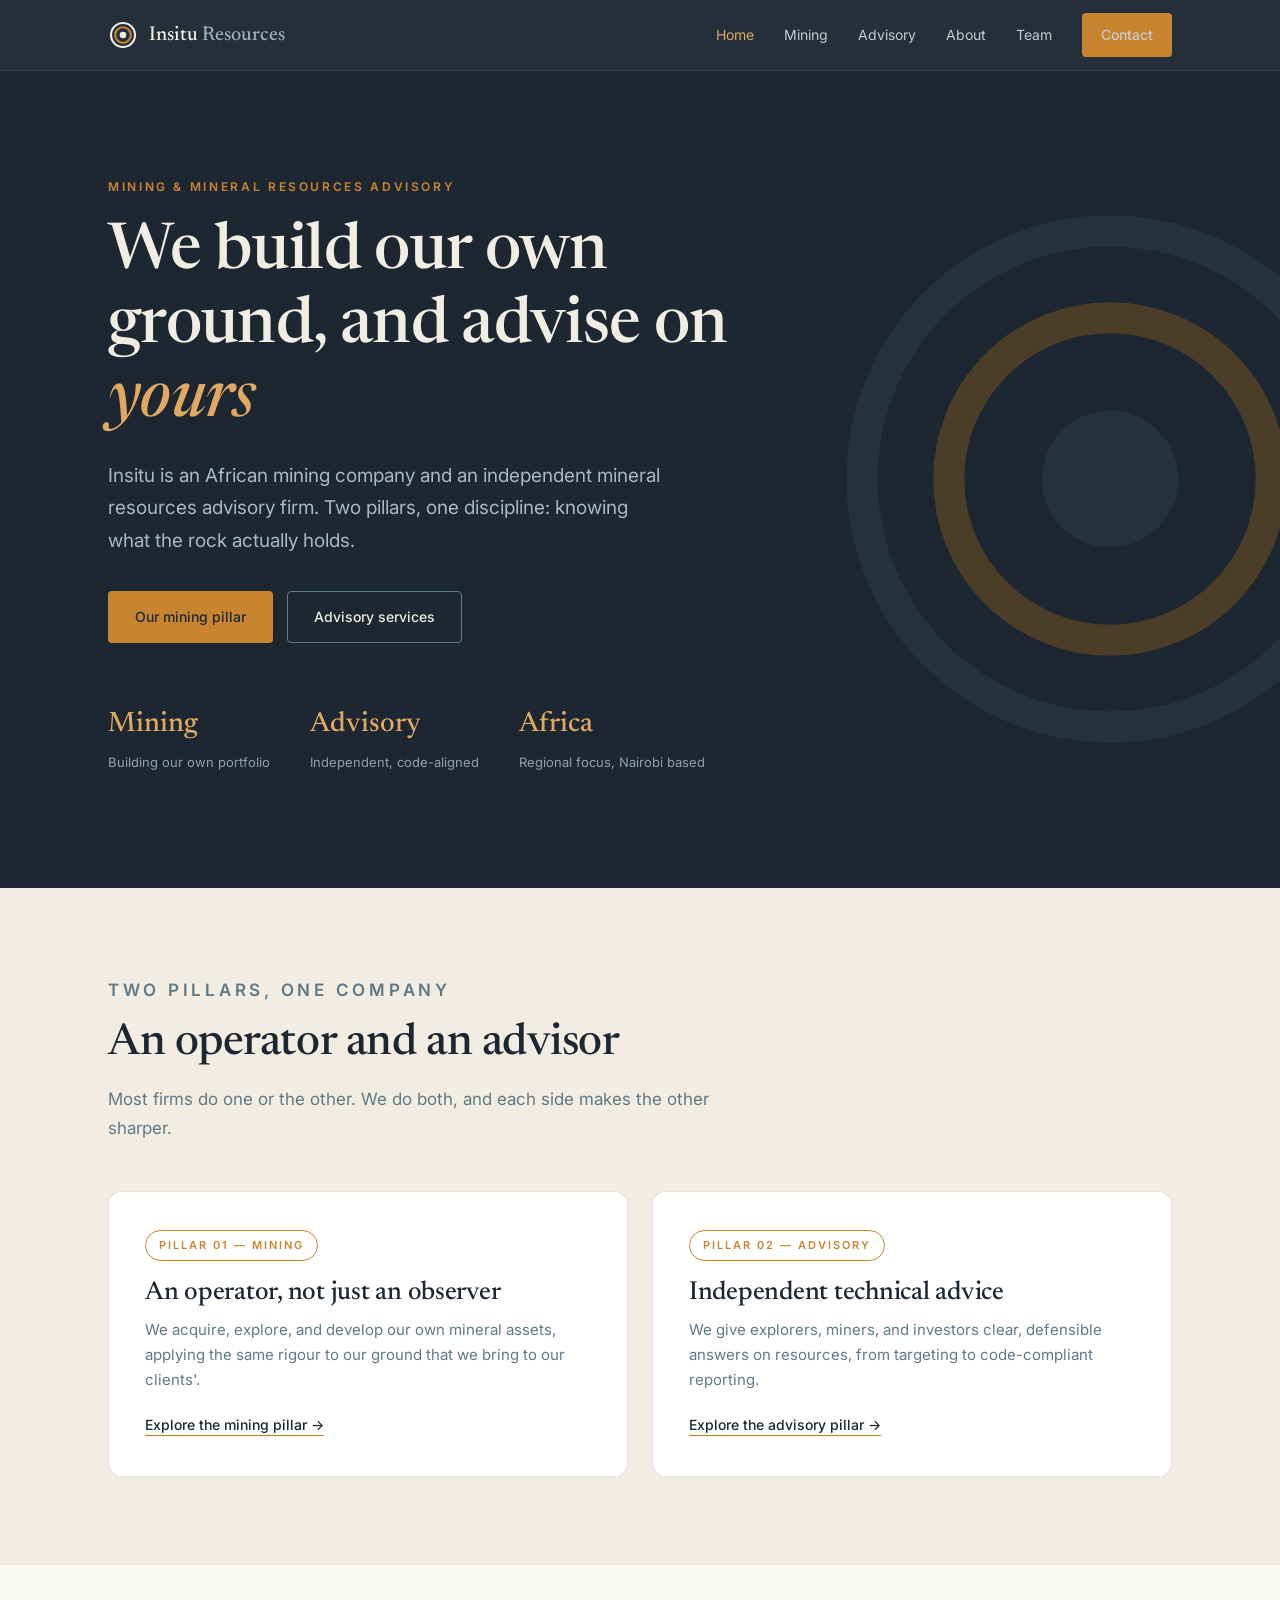
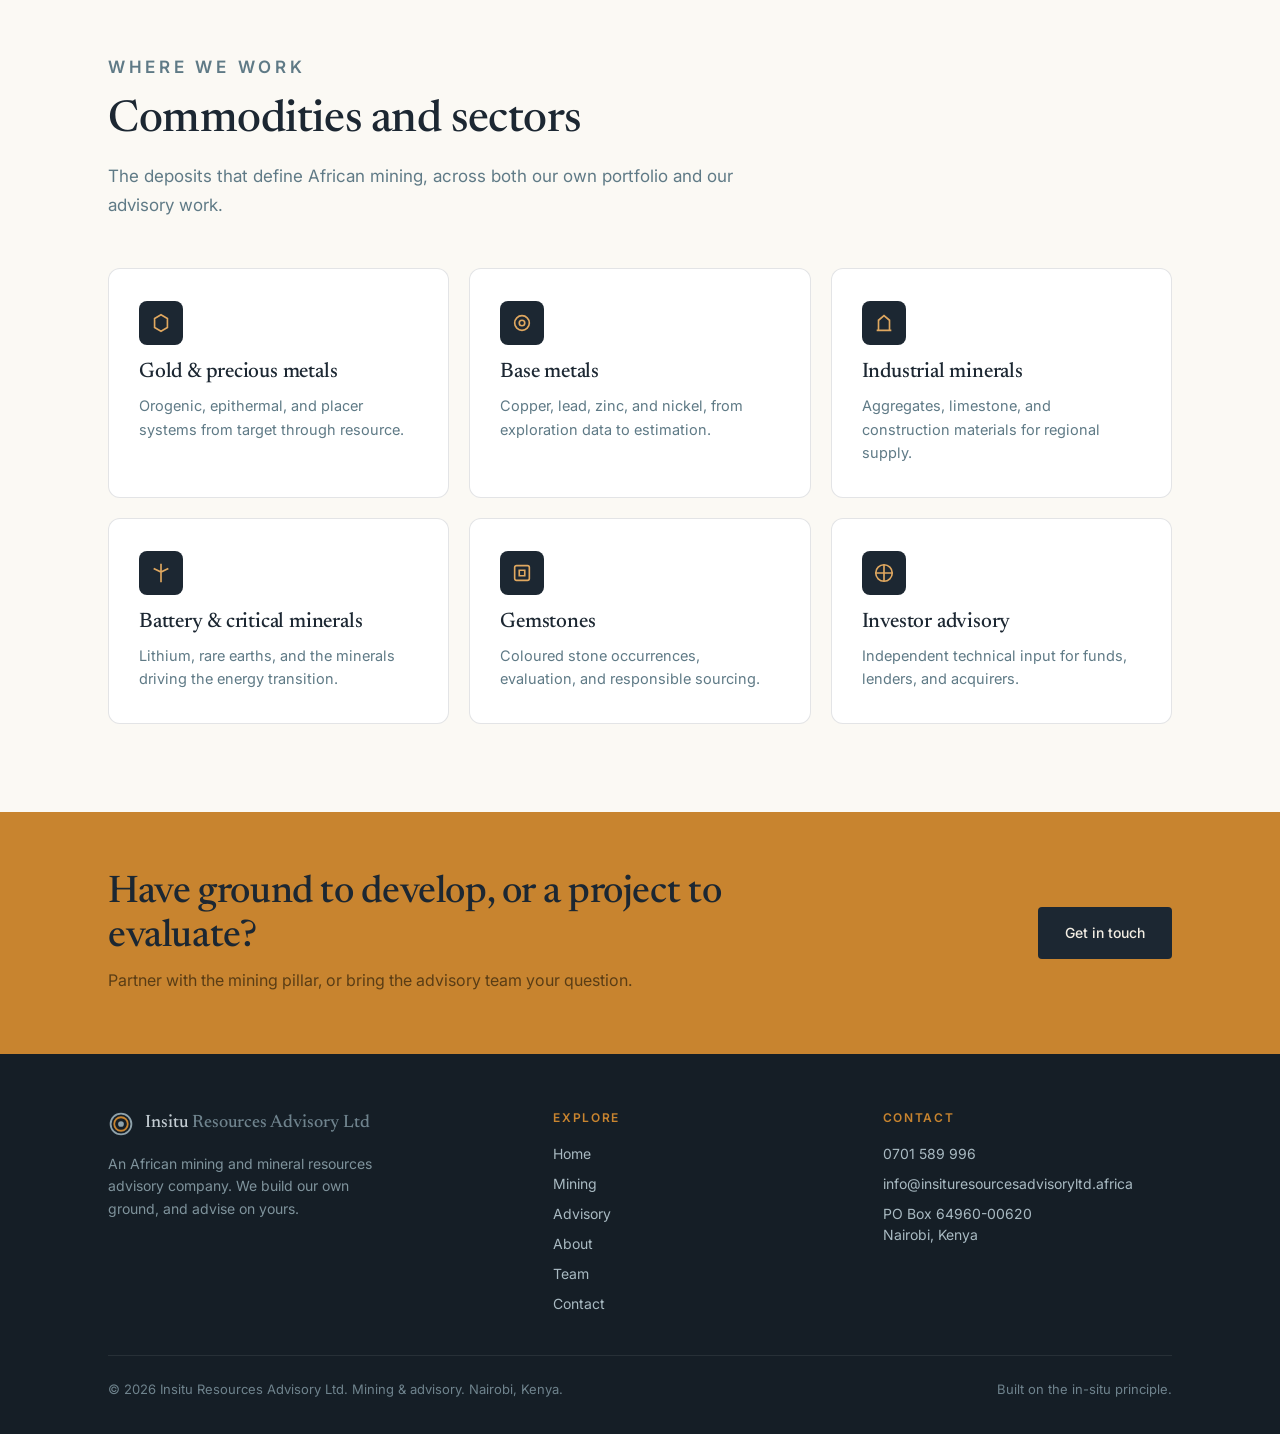
<file: index.html>
<!DOCTYPE html>
<html lang="en">
<head>
<meta charset="utf-8">
<meta name="viewport" content="width=device-width, initial-scale=1">
<title>Insitu Resources Advisory Ltd — Mining &amp; mineral resources advisory</title>
<meta name="description" content="An African mining and mineral resources advisory company. We build our own mineral portfolio and advise explorers, miners, and investors on theirs.">
<link rel="icon" href="favicon.ico" sizes="any">
<link rel="icon" type="image/png" href="favicon.png">
<link rel="apple-touch-icon" href="apple-touch-icon.png">
<link rel="stylesheet" href="styles.css">
</head>
<body>
<header>
  <div class="wrap">
    <nav>
      <a class="brand" href="index.html" aria-label="Insitu Resources Advisory home">
        <svg width="30" height="30" viewBox="0 0 200 200" aria-hidden="true"><circle cx="100" cy="100" r="80" fill="none" stroke="#f2ede3" stroke-width="14"/><circle cx="100" cy="100" r="52" fill="none" stroke="#c8842f" stroke-width="14"/><circle cx="100" cy="100" r="22" fill="#f2ede3"/></svg>
        <span class="brand-name">Insitu <span>Resources</span></span>
      </a>
      <div class="navlinks" id="navlinks">
        <a href="index.html" class="active">Home</a>
        <a href="mining.html">Mining</a>
        <a href="advisory.html">Advisory</a>
        <a href="about.html">About</a>
        <a href="team.html">Team</a>
        <a href="contact.html" class="btn btn-primary" style="padding:9px 18px">Contact</a>
      </div>
      <button class="navtoggle" aria-label="Menu" onclick="document.getElementById('navlinks').classList.toggle('open')">&#9776;</button>
    </nav>
  </div>
</header>
<section class="hero">
  <svg class="hero-rings" viewBox="0 0 200 200" aria-hidden="true"><circle cx="100" cy="100" r="80" fill="none" stroke="#2f3e4a" stroke-width="10"/><circle cx="100" cy="100" r="52" fill="none" stroke="#7a5320" stroke-width="10"/><circle cx="100" cy="100" r="22" fill="#2f3e4a"/></svg>
  <div class="wrap">
    <div class="hero-inner">
      <p class="eyebrow">Mining &amp; mineral resources advisory</p>
      <h1>We build our own ground, and advise on <em>yours</em></h1>
      <p class="lead">Insitu is an African mining company and an independent mineral resources advisory firm. Two pillars, one discipline: knowing what the rock actually holds.</p>
      <div class="hero-cta">
        <a href="mining.html" class="btn btn-primary">Our mining pillar</a>
        <a href="advisory.html" class="btn btn-ghost">Advisory services</a>
      </div>
      <div class="hero-meta">
        <div><span>Mining</span><small>Building our own portfolio</small></div>
        <div><span>Advisory</span><small>Independent, code-aligned</small></div>
        <div><span>Africa</span><small>Regional focus, Nairobi based</small></div>
      </div>
    </div>
  </div>
</section>

<section class="block on-cream">
  <div class="wrap">
    <div class="sec-head">
      <p class="eyebrow">Two pillars, one company</p>
      <h2>An operator and an advisor</h2>
      <p>Most firms do one or the other. We do both, and each side makes the other sharper.</p>
    </div>
    <div class="pill-grid">
      <div class="pill">
        <span class="tag">Pillar 01 — Mining</span>
        <h3>An operator, not just an observer</h3>
        <p>We acquire, explore, and develop our own mineral assets, applying the same rigour to our ground that we bring to our clients'.</p>
        <a class="more" href="mining.html">Explore the mining pillar &rarr;</a>
      </div>
      <div class="pill">
        <span class="tag">Pillar 02 — Advisory</span>
        <h3>Independent technical advice</h3>
        <p>We give explorers, miners, and investors clear, defensible answers on resources, from targeting to code-compliant reporting.</p>
        <a class="more" href="advisory.html">Explore the advisory pillar &rarr;</a>
      </div>
    </div>
  </div>
</section>

<section class="block on-paper">
  <div class="wrap">
    <div class="sec-head">
      <p class="eyebrow">Where we work</p>
      <h2>Commodities and sectors</h2>
      <p>The deposits that define African mining, across both our own portfolio and our advisory work.</p>
    </div>
    <div class="grid-3">
      <div class="card">
        <div class="ic"><svg viewBox="0 0 24 24" fill="none" stroke="#e0a860" stroke-width="1.8"><path d="M12 3l7 4v10l-7 4-7-4V7z"/></svg></div>
        <h3>Gold &amp; precious metals</h3><p>Orogenic, epithermal, and placer systems from target through resource.</p>
      </div>
      <div class="card">
        <div class="ic"><svg viewBox="0 0 24 24" fill="none" stroke="#e0a860" stroke-width="1.8"><circle cx="12" cy="12" r="8"/><circle cx="12" cy="12" r="3"/></svg></div>
        <h3>Base metals</h3><p>Copper, lead, zinc, and nickel, from exploration data to estimation.</p>
      </div>
      <div class="card">
        <div class="ic"><svg viewBox="0 0 24 24" fill="none" stroke="#e0a860" stroke-width="1.8"><path d="M4 20h16M6 20V9l6-5 6 5v11"/></svg></div>
        <h3>Industrial minerals</h3><p>Aggregates, limestone, and construction materials for regional supply.</p>
      </div>
      <div class="card">
        <div class="ic"><svg viewBox="0 0 24 24" fill="none" stroke="#e0a860" stroke-width="1.8"><path d="M12 2v20M4 7l8 4 8-4"/></svg></div>
        <h3>Battery &amp; critical minerals</h3><p>Lithium, rare earths, and the minerals driving the energy transition.</p>
      </div>
      <div class="card">
        <div class="ic"><svg viewBox="0 0 24 24" fill="none" stroke="#e0a860" stroke-width="1.8"><rect x="4" y="4" width="16" height="16" rx="2"/><path d="M9 9h6v6H9z"/></svg></div>
        <h3>Gemstones</h3><p>Coloured stone occurrences, evaluation, and responsible sourcing.</p>
      </div>
      <div class="card">
        <div class="ic"><svg viewBox="0 0 24 24" fill="none" stroke="#e0a860" stroke-width="1.8"><path d="M3 12h18M12 3v18"/><circle cx="12" cy="12" r="9"/></svg></div>
        <h3>Investor advisory</h3><p>Independent technical input for funds, lenders, and acquirers.</p>
      </div>
    </div>
  </div>
</section>

<section class="cta-band">
  <div class="wrap">
    <div>
      <h2>Have ground to develop, or a project to evaluate?</h2>
      <p>Partner with the mining pillar, or bring the advisory team your question.</p>
    </div>
    <a href="contact.html" class="btn btn-dark">Get in touch</a>
  </div>
</section>
<footer>
  <div class="wrap">
    <div class="foot-grid">
      <div class="foot-brand">
        <div class="brand">
          <svg width="26" height="26" viewBox="0 0 200 200" aria-hidden="true"><circle cx="100" cy="100" r="80" fill="none" stroke="#8fa2ab" stroke-width="14"/><circle cx="100" cy="100" r="52" fill="none" stroke="#c8842f" stroke-width="14"/><circle cx="100" cy="100" r="22" fill="#8fa2ab"/></svg>
          <span class="brand-name" style="color:#c3ccd2">Insitu <span style="color:#6f838d">Resources Advisory Ltd</span></span>
        </div>
        <p>An African mining and mineral resources advisory company. We build our own ground, and advise on yours.</p>
      </div>
      <div class="foot-col">
        <h4>Explore</h4>
        <a href="index.html">Home</a>
        <a href="mining.html">Mining</a>
        <a href="advisory.html">Advisory</a>
        <a href="about.html">About</a>
        <a href="team.html">Team</a>
        <a href="contact.html">Contact</a>
      </div>
      <div class="foot-col">
        <h4>Contact</h4>
        <a href="tel:+254701589996">0701 589 996</a>
        <a href="mailto:info@insituresourcesadvisoryltd.africa">info@insituresourcesadvisoryltd.africa</a>
        <p>PO Box 64960-00620<br>Nairobi, Kenya</p>
      </div>
    </div>
    <div class="foot-bottom">
      <small>&copy; 2026 Insitu Resources Advisory Ltd. Mining &amp; advisory. Nairobi, Kenya.</small>
      <small>Built on the in-situ principle.</small>
    </div>
  </div>
</footer>
</body>
</html>
</file>
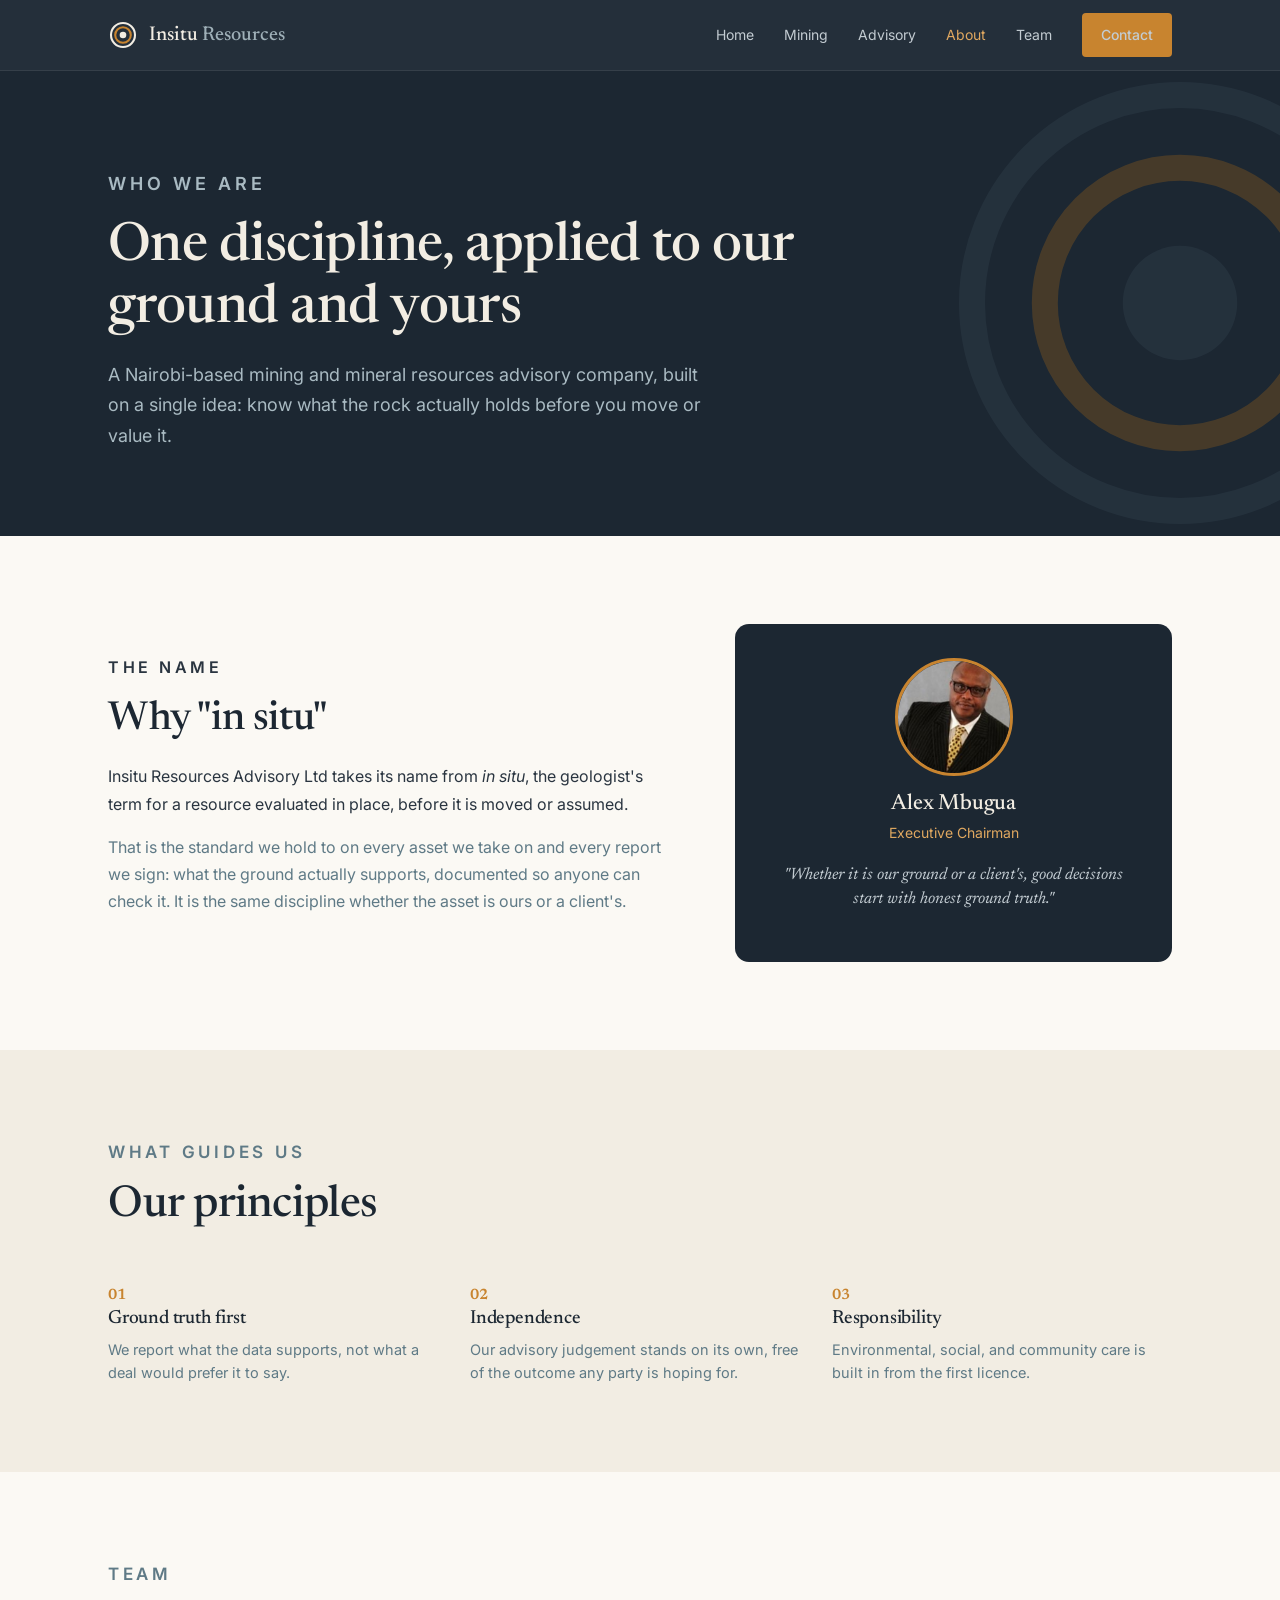
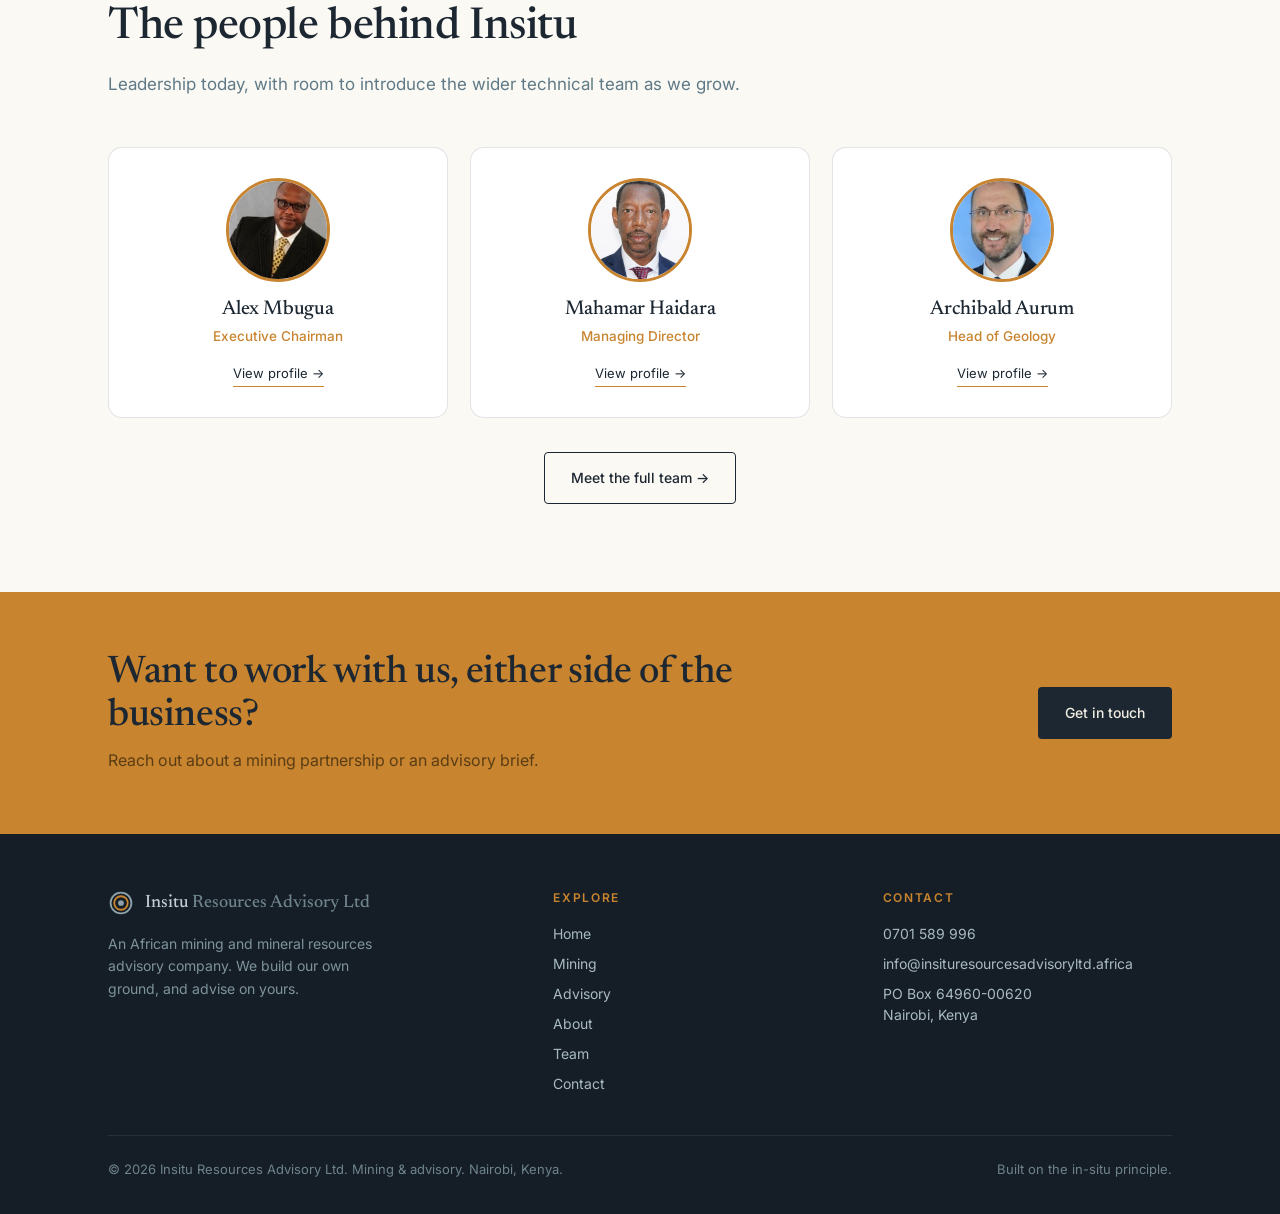
<file: about.html>
<!DOCTYPE html>
<html lang="en">
<head>
<meta charset="utf-8">
<meta name="viewport" content="width=device-width, initial-scale=1">
<title>About — Insitu Resources Advisory Ltd</title>
<meta name="description" content="A Nairobi-based mining and mineral resources advisory company built on the in-situ principle.">
<link rel="icon" href="favicon.ico" sizes="any">
<link rel="icon" type="image/png" href="favicon.png">
<link rel="apple-touch-icon" href="apple-touch-icon.png">
<link rel="stylesheet" href="styles.css">
</head>
<body>
<header>
  <div class="wrap">
    <nav>
      <a class="brand" href="index.html" aria-label="Insitu Resources Advisory home">
        <svg width="30" height="30" viewBox="0 0 200 200" aria-hidden="true"><circle cx="100" cy="100" r="80" fill="none" stroke="#f2ede3" stroke-width="14"/><circle cx="100" cy="100" r="52" fill="none" stroke="#c8842f" stroke-width="14"/><circle cx="100" cy="100" r="22" fill="#f2ede3"/></svg>
        <span class="brand-name">Insitu <span>Resources</span></span>
      </a>
      <div class="navlinks" id="navlinks">
        <a href="index.html">Home</a>
        <a href="mining.html">Mining</a>
        <a href="advisory.html">Advisory</a>
        <a href="about.html" class="active">About</a>
        <a href="team.html">Team</a>
        <a href="contact.html" class="btn btn-primary" style="padding:9px 18px">Contact</a>
      </div>
      <button class="navtoggle" aria-label="Menu" onclick="document.getElementById('navlinks').classList.toggle('open')">&#9776;</button>
    </nav>
  </div>
</header>
<section class="phero">
  <svg class="phero-rings" viewBox="0 0 200 200" aria-hidden="true"><circle cx="100" cy="100" r="80" fill="none" stroke="#2f3e4a" stroke-width="10"/><circle cx="100" cy="100" r="52" fill="none" stroke="#7a5320" stroke-width="10"/><circle cx="100" cy="100" r="22" fill="#2f3e4a"/></svg>
  <div class="wrap">
    <p class="eyebrow">Who we are</p>
    <h1>One discipline, applied to our ground and yours</h1>
    <p>A Nairobi-based mining and mineral resources advisory company, built on a single idea: know what the rock actually holds before you move or value it.</p>
  </div>
</section>

<section class="block on-paper">
  <div class="wrap">
    <div class="split">
      <div>
        <p class="eyebrow">The name</p>
        <h2>Why "in situ"</h2>
        <p>Insitu Resources Advisory Ltd takes its name from <em>in situ</em>, the geologist's term for a resource evaluated in place, before it is moved or assumed.</p>
        <p class="steel">That is the standard we hold to on every asset we take on and every report we sign: what the ground actually supports, documented so anyone can check it. It is the same discipline whether the asset is ours or a client's.</p>
      </div>
      <div class="leader">
        <img src="assets/alex-mbugua.png" alt="Alex Mbugua, Executive Chairman">
        <h3>Alex Mbugua</h3>
        <div class="role">Executive Chairman</div>
        <p class="quote">"Whether it is our ground or a client's, good decisions start with honest ground truth."</p>
      </div>
    </div>
  </div>
</section>

<section class="block on-cream">
  <div class="wrap">
    <div class="sec-head">
      <p class="eyebrow">What guides us</p>
      <h2>Our principles</h2>
    </div>
    <div class="values">
      <div class="value"><span class="vn">01</span><h3>Ground truth first</h3><p>We report what the data supports, not what a deal would prefer it to say.</p></div>
      <div class="value"><span class="vn">02</span><h3>Independence</h3><p>Our advisory judgement stands on its own, free of the outcome any party is hoping for.</p></div>
      <div class="value"><span class="vn">03</span><h3>Responsibility</h3><p>Environmental, social, and community care is built in from the first licence.</p></div>
    </div>
  </div>
</section>

<section class="block on-paper">
  <div class="wrap">
    <div class="sec-head">
      <p class="eyebrow">Team</p>
      <h2>The people behind Insitu</h2>
      <p>Leadership today, with room to introduce the wider technical team as we grow.</p>
    </div>
    <div class="team-grid">
      <a class="tm" href="profile-alex-mbugua.html"><img src="assets/alex-mbugua.png" alt="Alex Mbugua"><h3>Alex Mbugua</h3><div class="role">Executive Chairman</div><span class="view">View profile &rarr;</span></a>
      <a class="tm" href="profile-mahamar-haidara.html"><img src="assets/mahamar-haidara.png" alt="Mahamar Haidara"><h3>Mahamar Haidara</h3><div class="role">Managing Director</div><span class="view">View profile &rarr;</span></a>
      <a class="tm" href="profile-archibald-aurum.html"><img src="assets/archibald-aurum.png" alt="Archibald Aurum"><h3>Archibald Aurum</h3><div class="role">Head of Geology</div><span class="view">View profile &rarr;</span></a>
    </div>
    <div style="text-align:center;margin-top:34px"><a href="team.html" class="btn btn-outline">Meet the full team &rarr;</a></div>
  </div>
</section>

<section class="cta-band">
  <div class="wrap">
    <div>
      <h2>Want to work with us, either side of the business?</h2>
      <p>Reach out about a mining partnership or an advisory brief.</p>
    </div>
    <a href="contact.html" class="btn btn-dark">Get in touch</a>
  </div>
</section>
<footer>
  <div class="wrap">
    <div class="foot-grid">
      <div class="foot-brand">
        <div class="brand">
          <svg width="26" height="26" viewBox="0 0 200 200" aria-hidden="true"><circle cx="100" cy="100" r="80" fill="none" stroke="#8fa2ab" stroke-width="14"/><circle cx="100" cy="100" r="52" fill="none" stroke="#c8842f" stroke-width="14"/><circle cx="100" cy="100" r="22" fill="#8fa2ab"/></svg>
          <span class="brand-name" style="color:#c3ccd2">Insitu <span style="color:#6f838d">Resources Advisory Ltd</span></span>
        </div>
        <p>An African mining and mineral resources advisory company. We build our own ground, and advise on yours.</p>
      </div>
      <div class="foot-col">
        <h4>Explore</h4>
        <a href="index.html">Home</a>
        <a href="mining.html">Mining</a>
        <a href="advisory.html">Advisory</a>
        <a href="about.html">About</a>
        <a href="team.html">Team</a>
        <a href="contact.html">Contact</a>
      </div>
      <div class="foot-col">
        <h4>Contact</h4>
        <a href="tel:+254701589996">0701 589 996</a>
        <a href="mailto:info@insituresourcesadvisoryltd.africa">info@insituresourcesadvisoryltd.africa</a>
        <p>PO Box 64960-00620<br>Nairobi, Kenya</p>
      </div>
    </div>
    <div class="foot-bottom">
      <small>&copy; 2026 Insitu Resources Advisory Ltd. Mining &amp; advisory. Nairobi, Kenya.</small>
      <small>Built on the in-situ principle.</small>
    </div>
  </div>
</footer>
</body>
</html>
</file>
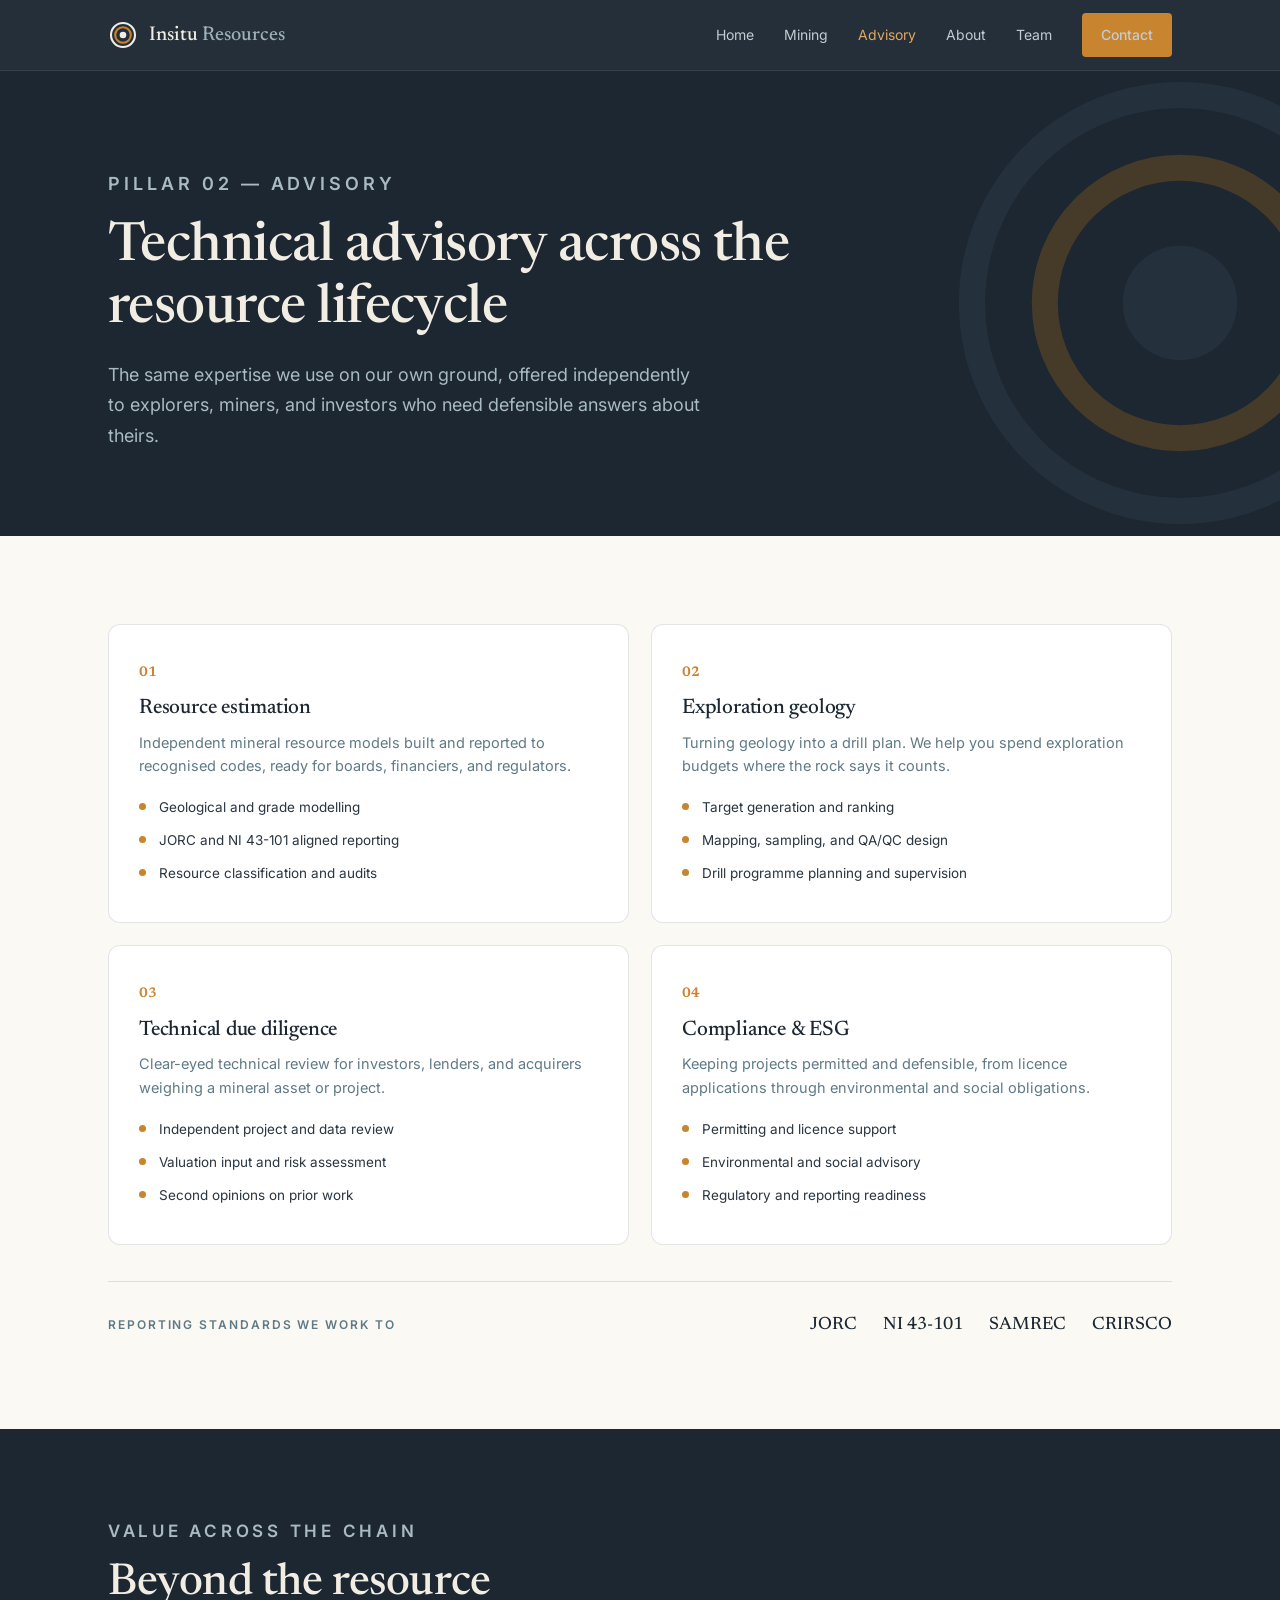
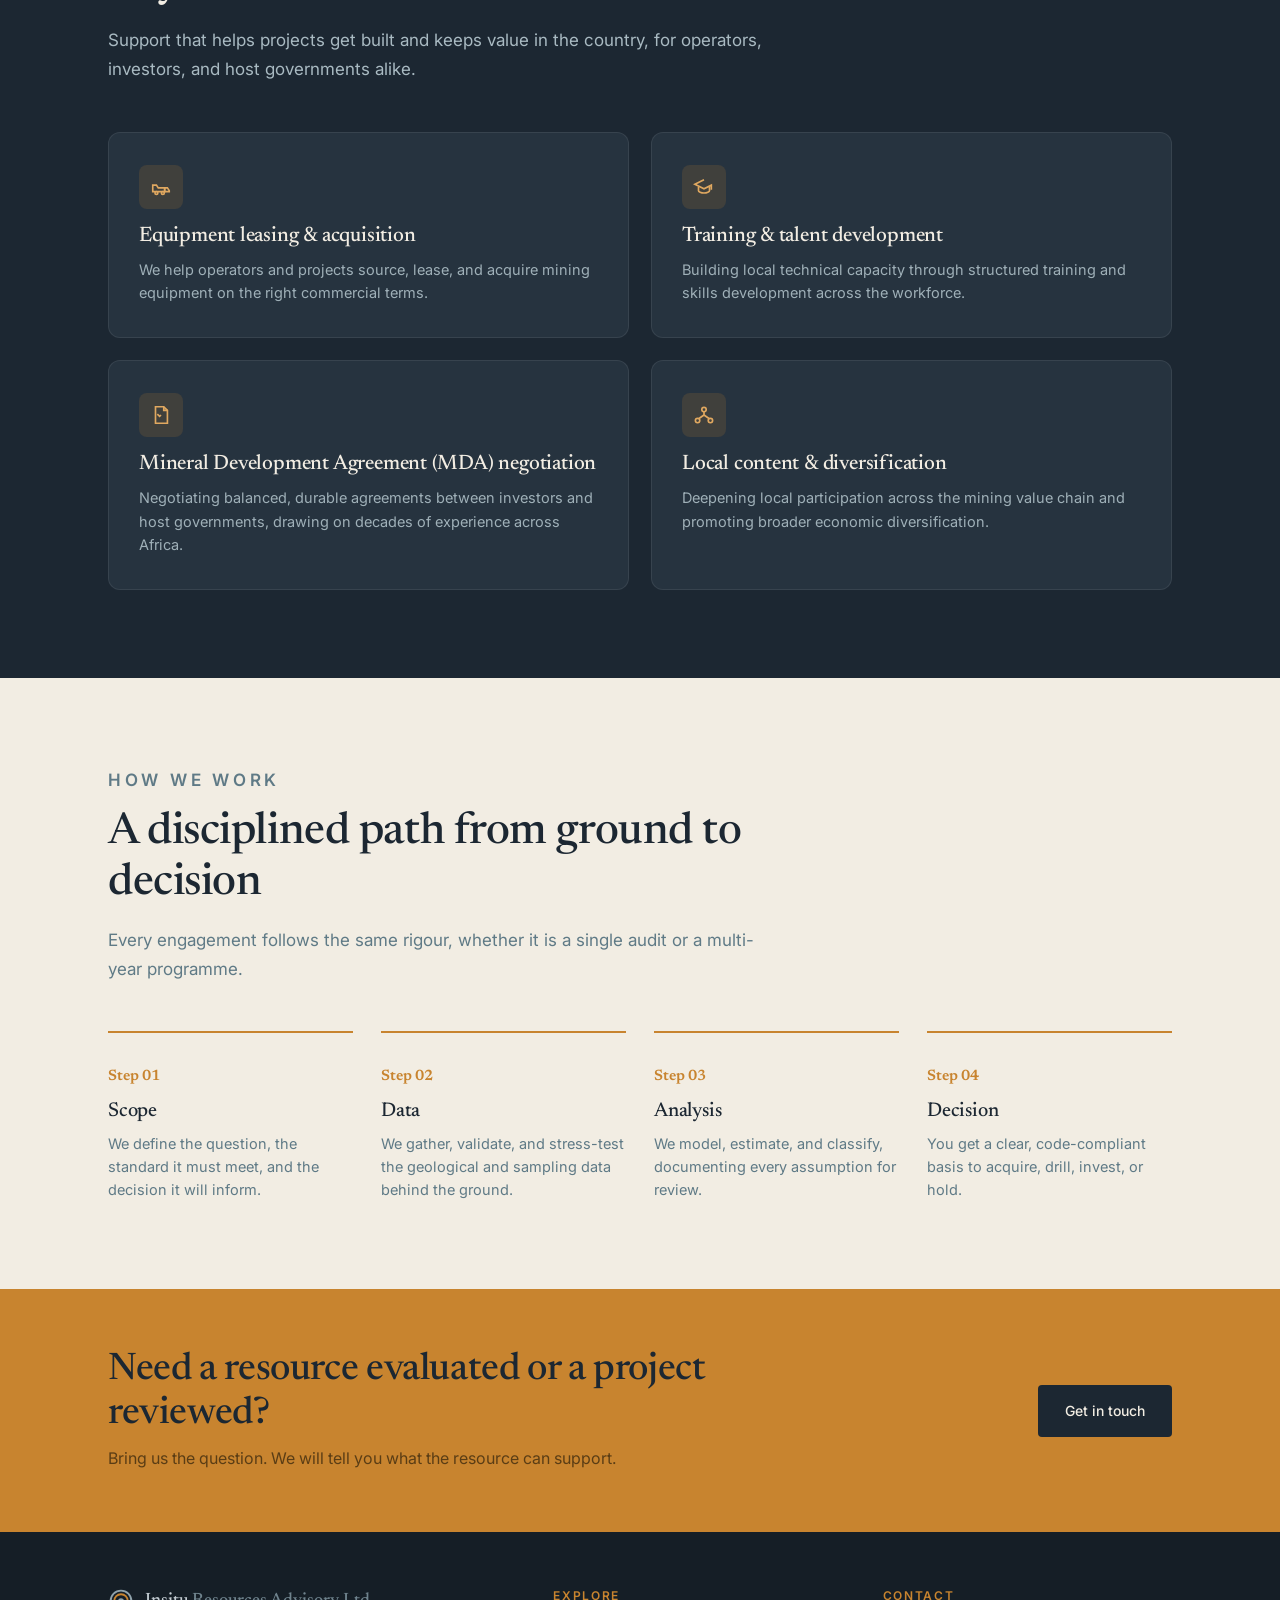
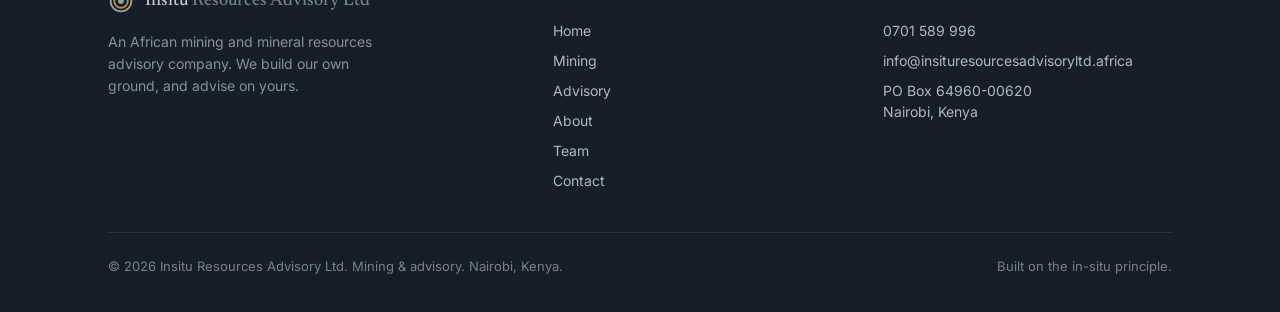
<file: advisory.html>
<!DOCTYPE html>
<html lang="en">
<head>
<meta charset="utf-8">
<meta name="viewport" content="width=device-width, initial-scale=1">
<title>Advisory — Insitu Resources Advisory Ltd</title>
<meta name="description" content="Independent resource estimation, exploration geology, due diligence, and compliance advisory.">
<link rel="icon" href="favicon.ico" sizes="any">
<link rel="icon" type="image/png" href="favicon.png">
<link rel="apple-touch-icon" href="apple-touch-icon.png">
<link rel="stylesheet" href="styles.css">
</head>
<body>
<header>
  <div class="wrap">
    <nav>
      <a class="brand" href="index.html" aria-label="Insitu Resources Advisory home">
        <svg width="30" height="30" viewBox="0 0 200 200" aria-hidden="true"><circle cx="100" cy="100" r="80" fill="none" stroke="#f2ede3" stroke-width="14"/><circle cx="100" cy="100" r="52" fill="none" stroke="#c8842f" stroke-width="14"/><circle cx="100" cy="100" r="22" fill="#f2ede3"/></svg>
        <span class="brand-name">Insitu <span>Resources</span></span>
      </a>
      <div class="navlinks" id="navlinks">
        <a href="index.html">Home</a>
        <a href="mining.html">Mining</a>
        <a href="advisory.html" class="active">Advisory</a>
        <a href="about.html">About</a>
        <a href="team.html">Team</a>
        <a href="contact.html" class="btn btn-primary" style="padding:9px 18px">Contact</a>
      </div>
      <button class="navtoggle" aria-label="Menu" onclick="document.getElementById('navlinks').classList.toggle('open')">&#9776;</button>
    </nav>
  </div>
</header>
<section class="phero">
  <svg class="phero-rings" viewBox="0 0 200 200" aria-hidden="true"><circle cx="100" cy="100" r="80" fill="none" stroke="#2f3e4a" stroke-width="10"/><circle cx="100" cy="100" r="52" fill="none" stroke="#7a5320" stroke-width="10"/><circle cx="100" cy="100" r="22" fill="#2f3e4a"/></svg>
  <div class="wrap">
    <p class="eyebrow">Pillar 02 — Advisory</p>
    <h1>Technical advisory across the resource lifecycle</h1>
    <p>The same expertise we use on our own ground, offered independently to explorers, miners, and investors who need defensible answers about theirs.</p>
  </div>
</section>

<section class="block on-paper">
  <div class="wrap">
    <div class="grid-2">
      <div class="card"><span class="num">01</span><h3>Resource estimation</h3><p>Independent mineral resource models built and reported to recognised codes, ready for boards, financiers, and regulators.</p><ul><li>Geological and grade modelling</li><li>JORC and NI 43-101 aligned reporting</li><li>Resource classification and audits</li></ul></div>
      <div class="card"><span class="num">02</span><h3>Exploration geology</h3><p>Turning geology into a drill plan. We help you spend exploration budgets where the rock says it counts.</p><ul><li>Target generation and ranking</li><li>Mapping, sampling, and QA/QC design</li><li>Drill programme planning and supervision</li></ul></div>
      <div class="card"><span class="num">03</span><h3>Technical due diligence</h3><p>Clear-eyed technical review for investors, lenders, and acquirers weighing a mineral asset or project.</p><ul><li>Independent project and data review</li><li>Valuation input and risk assessment</li><li>Second opinions on prior work</li></ul></div>
      <div class="card"><span class="num">04</span><h3>Compliance &amp; ESG</h3><p>Keeping projects permitted and defensible, from licence applications through environmental and social obligations.</p><ul><li>Permitting and licence support</li><li>Environmental and social advisory</li><li>Regulatory and reporting readiness</li></ul></div>
    </div>
    <div class="standards-row">
      <p>Reporting standards we work to</p>
      <ul><li>JORC</li><li>NI&nbsp;43-101</li><li>SAMREC</li><li>CRIRSCO</li></ul>
    </div>
  </div>
</section>

<section class="block on-dark">
  <div class="wrap">
    <div class="sec-head">
      <p class="eyebrow">Value across the chain</p>
      <h2>Beyond the resource</h2>
      <p>Support that helps projects get built and keeps value in the country, for operators, investors, and host governments alike.</p>
    </div>
    <div class="grid-2">
      <div class="card">
        <div class="ic" style="background:rgba(200,132,47,.16)"><svg viewBox="0 0 24 24" fill="none" stroke="#e0a860" stroke-width="1.8"><path d="M3 17h13v-4H9l-2-3H3z"/><circle cx="7" cy="18.5" r="1.6"/><circle cx="14" cy="18.5" r="1.6"/><path d="M16 13h3l2 3v1h-5z"/></svg></div>
        <h3>Equipment leasing &amp; acquisition</h3>
        <p>We help operators and projects source, lease, and acquire mining equipment on the right commercial terms.</p>
      </div>
      <div class="card">
        <div class="ic" style="background:rgba(200,132,47,.16)"><svg viewBox="0 0 24 24" fill="none" stroke="#e0a860" stroke-width="1.8"><path d="M12 4L2 9l10 5 8-4v5"/><path d="M6 12v4c0 1 2.7 2.5 6 2.5s6-1.5 6-2.5v-4"/></svg></div>
        <h3>Training &amp; talent development</h3>
        <p>Building local technical capacity through structured training and skills development across the workforce.</p>
      </div>
      <div class="card">
        <div class="ic" style="background:rgba(200,132,47,.16)"><svg viewBox="0 0 24 24" fill="none" stroke="#e0a860" stroke-width="1.8"><path d="M8 11l2.5 2.5L12 12M6 3h9l4 4v14H6z"/><path d="M15 3v4h4"/></svg></div>
        <h3>Mineral Development Agreement (MDA) negotiation</h3>
        <p>Negotiating balanced, durable agreements between investors and host governments, drawing on decades of experience across Africa.</p>
      </div>
      <div class="card">
        <div class="ic" style="background:rgba(200,132,47,.16)"><svg viewBox="0 0 24 24" fill="none" stroke="#e0a860" stroke-width="1.8"><circle cx="12" cy="6" r="2.4"/><circle cx="5" cy="18" r="2.4"/><circle cx="19" cy="18" r="2.4"/><path d="M12 8.4v3.6M12 12l-5.5 3.8M12 12l5.5 3.8"/></svg></div>
        <h3>Local content &amp; diversification</h3>
        <p>Deepening local participation across the mining value chain and promoting broader economic diversification.</p>
      </div>
    </div>
  </div>
</section>

<section class="block on-cream">
  <div class="wrap">
    <div class="sec-head">
      <p class="eyebrow">How we work</p>
      <h2>A disciplined path from ground to decision</h2>
      <p>Every engagement follows the same rigour, whether it is a single audit or a multi-year programme.</p>
    </div>
    <div class="steps">
      <div class="step"><span class="st-num">Step 01</span><h3>Scope</h3><p>We define the question, the standard it must meet, and the decision it will inform.</p></div>
      <div class="step"><span class="st-num">Step 02</span><h3>Data</h3><p>We gather, validate, and stress-test the geological and sampling data behind the ground.</p></div>
      <div class="step"><span class="st-num">Step 03</span><h3>Analysis</h3><p>We model, estimate, and classify, documenting every assumption for review.</p></div>
      <div class="step"><span class="st-num">Step 04</span><h3>Decision</h3><p>You get a clear, code-compliant basis to acquire, drill, invest, or hold.</p></div>
    </div>
  </div>
</section>

<section class="cta-band">
  <div class="wrap">
    <div>
      <h2>Need a resource evaluated or a project reviewed?</h2>
      <p>Bring us the question. We will tell you what the resource can support.</p>
    </div>
    <a href="contact.html" class="btn btn-dark">Get in touch</a>
  </div>
</section>
<footer>
  <div class="wrap">
    <div class="foot-grid">
      <div class="foot-brand">
        <div class="brand">
          <svg width="26" height="26" viewBox="0 0 200 200" aria-hidden="true"><circle cx="100" cy="100" r="80" fill="none" stroke="#8fa2ab" stroke-width="14"/><circle cx="100" cy="100" r="52" fill="none" stroke="#c8842f" stroke-width="14"/><circle cx="100" cy="100" r="22" fill="#8fa2ab"/></svg>
          <span class="brand-name" style="color:#c3ccd2">Insitu <span style="color:#6f838d">Resources Advisory Ltd</span></span>
        </div>
        <p>An African mining and mineral resources advisory company. We build our own ground, and advise on yours.</p>
      </div>
      <div class="foot-col">
        <h4>Explore</h4>
        <a href="index.html">Home</a>
        <a href="mining.html">Mining</a>
        <a href="advisory.html">Advisory</a>
        <a href="about.html">About</a>
        <a href="team.html">Team</a>
        <a href="contact.html">Contact</a>
      </div>
      <div class="foot-col">
        <h4>Contact</h4>
        <a href="tel:+254701589996">0701 589 996</a>
        <a href="mailto:info@insituresourcesadvisoryltd.africa">info@insituresourcesadvisoryltd.africa</a>
        <p>PO Box 64960-00620<br>Nairobi, Kenya</p>
      </div>
    </div>
    <div class="foot-bottom">
      <small>&copy; 2026 Insitu Resources Advisory Ltd. Mining &amp; advisory. Nairobi, Kenya.</small>
      <small>Built on the in-situ principle.</small>
    </div>
  </div>
</footer>
</body>
</html>
</file>
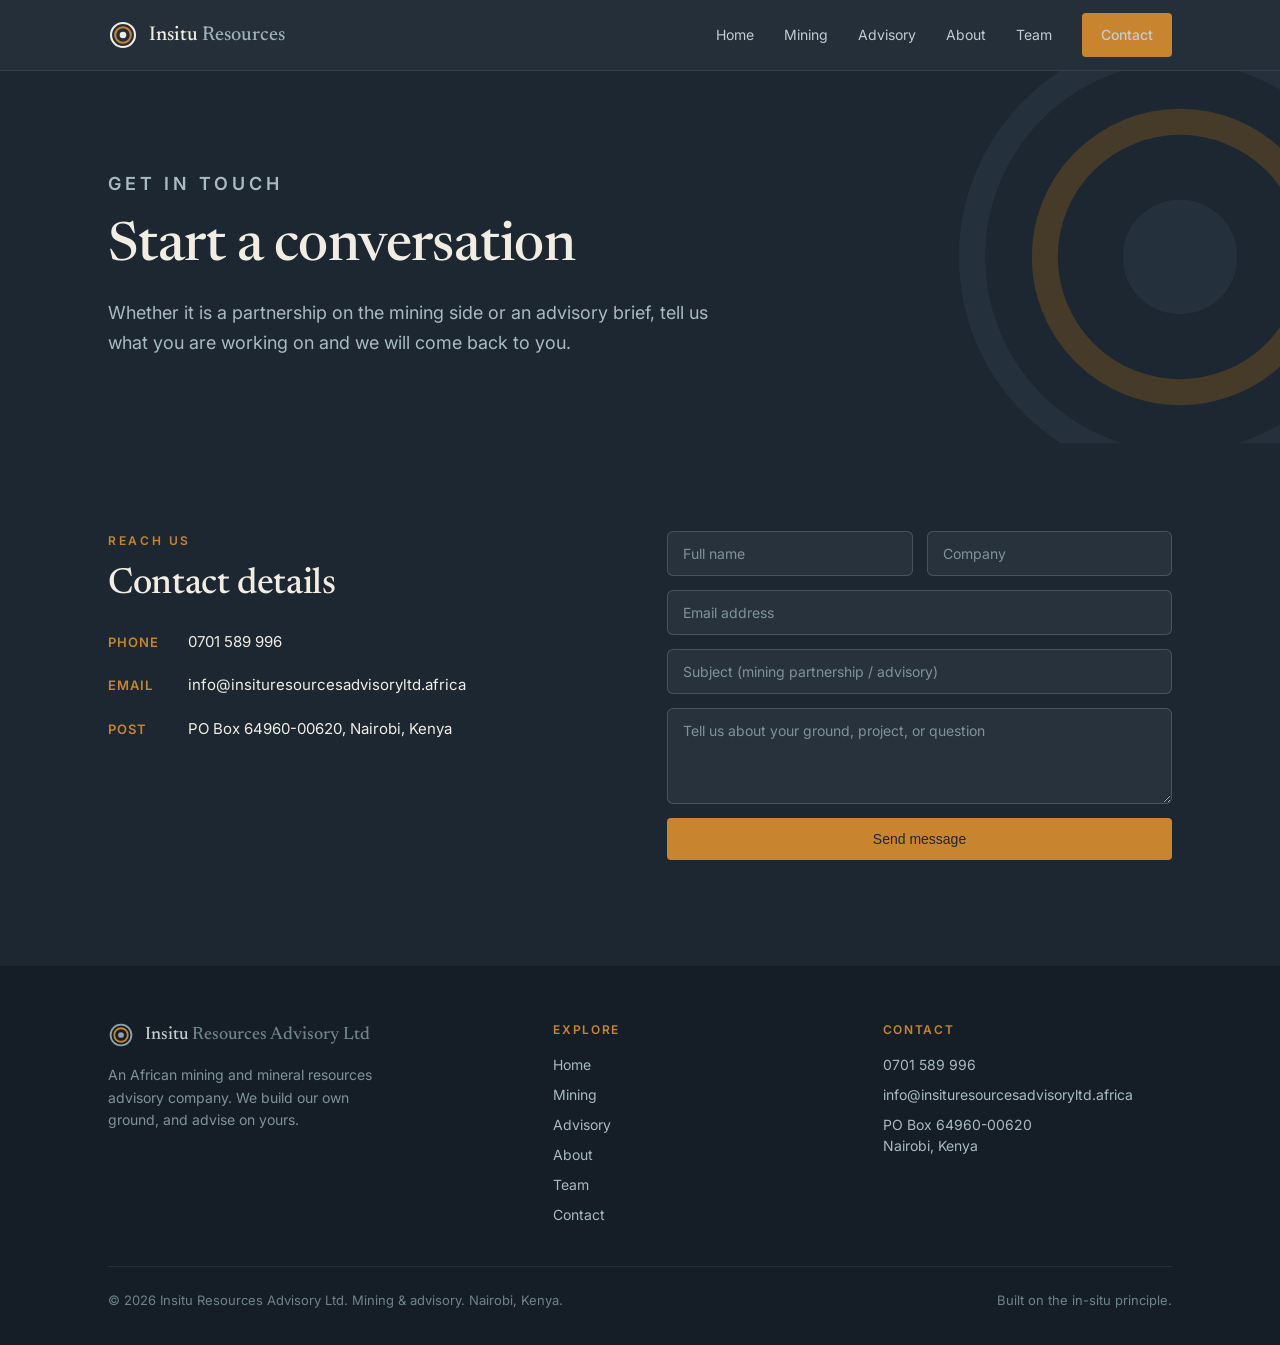
<file: contact.html>
<!DOCTYPE html>
<html lang="en">
<head>
<meta charset="utf-8">
<meta name="viewport" content="width=device-width, initial-scale=1">
<title>Contact — Insitu Resources Advisory Ltd</title>
<meta name="description" content="Get in touch about a mining partnership or an advisory brief.">
<link rel="icon" href="favicon.ico" sizes="any">
<link rel="icon" type="image/png" href="favicon.png">
<link rel="apple-touch-icon" href="apple-touch-icon.png">
<link rel="stylesheet" href="styles.css">
</head>
<body>
<header>
  <div class="wrap">
    <nav>
      <a class="brand" href="index.html" aria-label="Insitu Resources Advisory home">
        <svg width="30" height="30" viewBox="0 0 200 200" aria-hidden="true"><circle cx="100" cy="100" r="80" fill="none" stroke="#f2ede3" stroke-width="14"/><circle cx="100" cy="100" r="52" fill="none" stroke="#c8842f" stroke-width="14"/><circle cx="100" cy="100" r="22" fill="#f2ede3"/></svg>
        <span class="brand-name">Insitu <span>Resources</span></span>
      </a>
      <div class="navlinks" id="navlinks">
        <a href="index.html">Home</a>
        <a href="mining.html">Mining</a>
        <a href="advisory.html">Advisory</a>
        <a href="about.html">About</a>
        <a href="team.html">Team</a>
        <a href="contact.html" class="btn btn-primary" style="padding:9px 18px">Contact</a>
      </div>
      <button class="navtoggle" aria-label="Menu" onclick="document.getElementById('navlinks').classList.toggle('open')">&#9776;</button>
    </nav>
  </div>
</header>
<section class="phero">
  <svg class="phero-rings" viewBox="0 0 200 200" aria-hidden="true"><circle cx="100" cy="100" r="80" fill="none" stroke="#2f3e4a" stroke-width="10"/><circle cx="100" cy="100" r="52" fill="none" stroke="#7a5320" stroke-width="10"/><circle cx="100" cy="100" r="22" fill="#2f3e4a"/></svg>
  <div class="wrap">
    <p class="eyebrow">Get in touch</p>
    <h1>Start a conversation</h1>
    <p>Whether it is a partnership on the mining side or an advisory brief, tell us what you are working on and we will come back to you.</p>
  </div>
</section>

<section class="block on-dark">
  <div class="wrap">
    <div class="contact-grid">
      <div>
        <p class="eyebrow">Reach us</p>
        <h2 style="color:var(--cream);font-size:clamp(26px,3.4vw,36px);margin:14px 0 22px">Contact details</h2>
        <ul class="cinfo">
          <li><span class="k">Phone</span><a class="v" href="tel:+254701589996">0701 589 996</a></li>
          <li><span class="k">Email</span><a class="v" href="mailto:info@insituresourcesadvisoryltd.africa">info@insituresourcesadvisoryltd.africa</a></li>
          <li><span class="k">Post</span><span class="v">PO Box 64960-00620, Nairobi, Kenya</span></li>
        </ul>
      </div>
      <div>
        <form id="contact-form" action="https://formspree.io/f/xzebppwj" method="POST">
          <div class="frow">
            <input type="text" name="name" placeholder="Full name" required>
            <input type="text" name="company" placeholder="Company">
          </div>
          <input type="email" name="email" placeholder="Email address" required>
          <input type="text" name="subject" placeholder="Subject (mining partnership / advisory)">
          <textarea name="message" rows="4" placeholder="Tell us about your ground, project, or question" required></textarea>
          <input type="text" name="_gotcha" style="display:none" tabindex="-1" autocomplete="off">
          <button type="submit" class="btn btn-primary">Send message</button>
          <p class="form-note"></p>
        </form>
        <script>
          document.getElementById('contact-form').addEventListener('submit', async function(e){
            e.preventDefault();
            var form = e.target;
            var note = form.querySelector('.form-note');
            var btn = form.querySelector('button[type="submit"]');
            btn.disabled = true;
            note.textContent = 'Sending…';
            try {
              var res = await fetch(form.action, {
                method: 'POST',
                body: new FormData(form),
                headers: { 'Accept': 'application/json' }
              });
              if (res.ok) {
                form.reset();
                note.textContent = 'Thanks — your message has been sent. We will be in touch soon.';
              } else {
                note.textContent = 'Something went wrong. Please email info@insituresourcesadvisoryltd.africa directly.';
              }
            } catch (err) {
              note.textContent = 'Something went wrong. Please email info@insituresourcesadvisoryltd.africa directly.';
            } finally {
              btn.disabled = false;
            }
          });
        </script>
      </div>
    </div>
  </div>
</section>
<footer>
  <div class="wrap">
    <div class="foot-grid">
      <div class="foot-brand">
        <div class="brand">
          <svg width="26" height="26" viewBox="0 0 200 200" aria-hidden="true"><circle cx="100" cy="100" r="80" fill="none" stroke="#8fa2ab" stroke-width="14"/><circle cx="100" cy="100" r="52" fill="none" stroke="#c8842f" stroke-width="14"/><circle cx="100" cy="100" r="22" fill="#8fa2ab"/></svg>
          <span class="brand-name" style="color:#c3ccd2">Insitu <span style="color:#6f838d">Resources Advisory Ltd</span></span>
        </div>
        <p>An African mining and mineral resources advisory company. We build our own ground, and advise on yours.</p>
      </div>
      <div class="foot-col">
        <h4>Explore</h4>
        <a href="index.html">Home</a>
        <a href="mining.html">Mining</a>
        <a href="advisory.html">Advisory</a>
        <a href="about.html">About</a>
        <a href="team.html">Team</a>
        <a href="contact.html">Contact</a>
      </div>
      <div class="foot-col">
        <h4>Contact</h4>
        <a href="tel:+254701589996">0701 589 996</a>
        <a href="mailto:info@insituresourcesadvisoryltd.africa">info@insituresourcesadvisoryltd.africa</a>
        <p>PO Box 64960-00620<br>Nairobi, Kenya</p>
      </div>
    </div>
    <div class="foot-bottom">
      <small>&copy; 2026 Insitu Resources Advisory Ltd. Mining &amp; advisory. Nairobi, Kenya.</small>
      <small>Built on the in-situ principle.</small>
    </div>
  </div>
</footer>
</body>
</html>
</file>
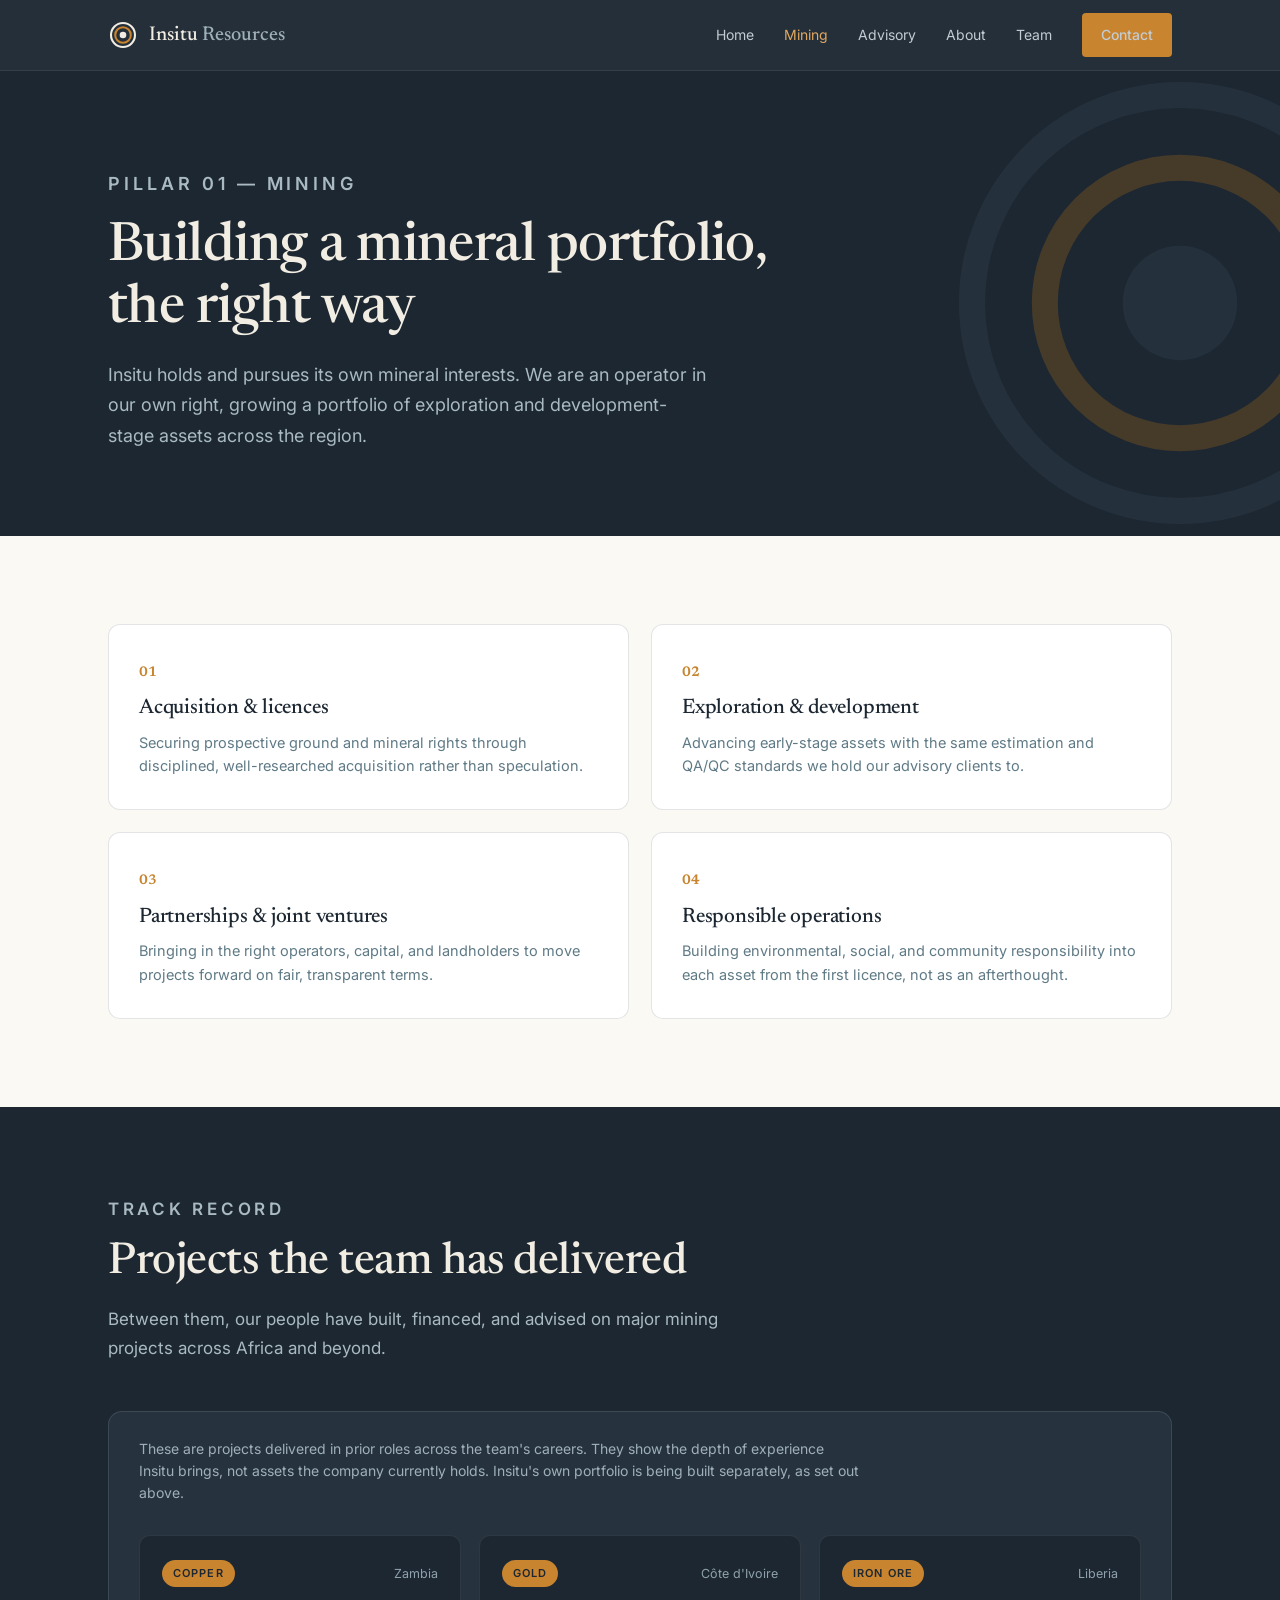
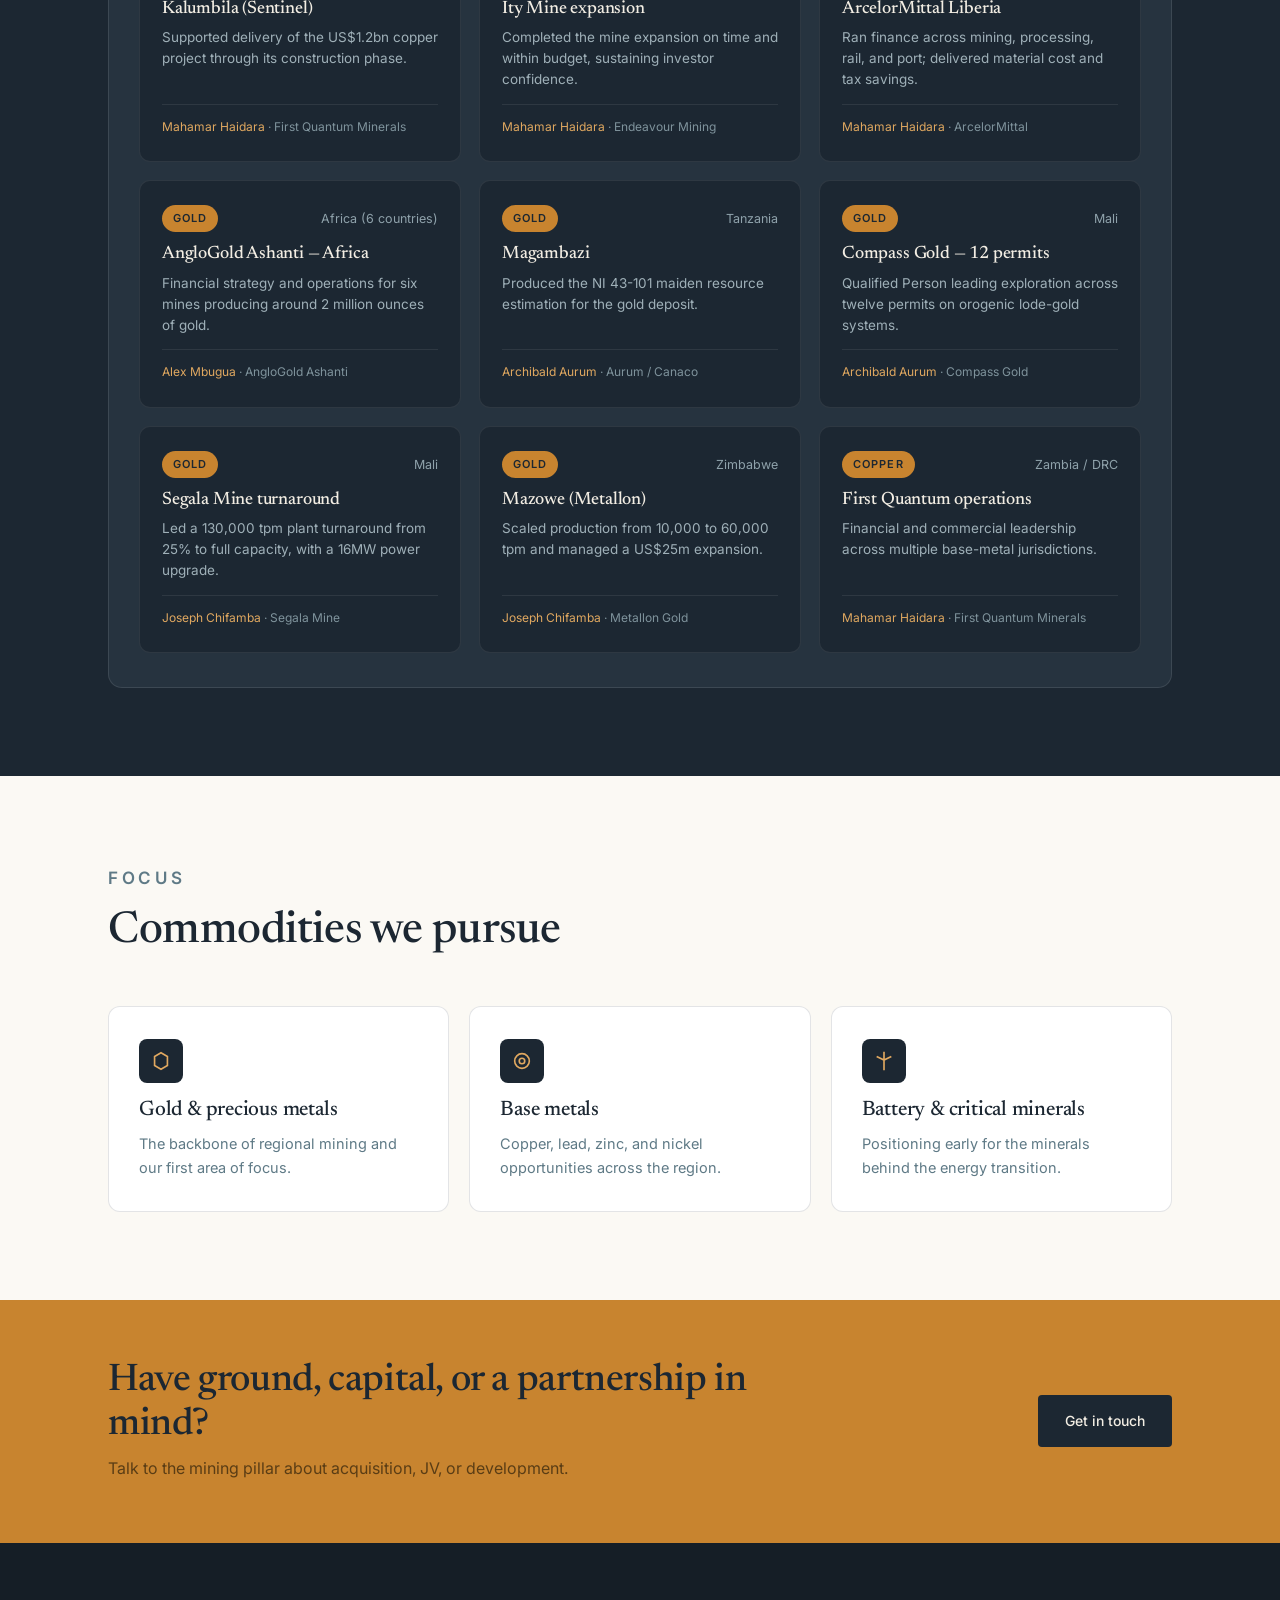
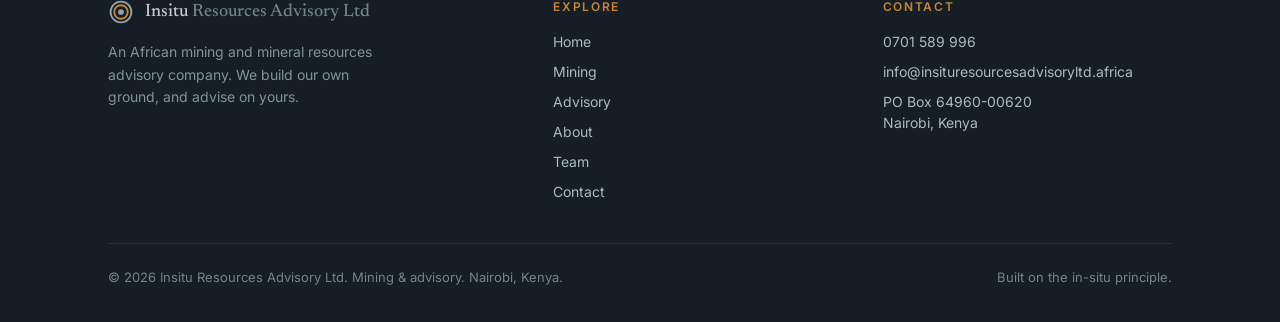
<file: mining.html>
<!DOCTYPE html>
<html lang="en">
<head>
<meta charset="utf-8">
<meta name="viewport" content="width=device-width, initial-scale=1">
<title>Mining — Insitu Resources Advisory Ltd</title>
<meta name="description" content="Insitu is building a portfolio of exploration and development-stage mineral assets across Africa.">
<link rel="icon" href="favicon.ico" sizes="any">
<link rel="icon" type="image/png" href="favicon.png">
<link rel="apple-touch-icon" href="apple-touch-icon.png">
<link rel="stylesheet" href="styles.css">
</head>
<body>
<header>
  <div class="wrap">
    <nav>
      <a class="brand" href="index.html" aria-label="Insitu Resources Advisory home">
        <svg width="30" height="30" viewBox="0 0 200 200" aria-hidden="true"><circle cx="100" cy="100" r="80" fill="none" stroke="#f2ede3" stroke-width="14"/><circle cx="100" cy="100" r="52" fill="none" stroke="#c8842f" stroke-width="14"/><circle cx="100" cy="100" r="22" fill="#f2ede3"/></svg>
        <span class="brand-name">Insitu <span>Resources</span></span>
      </a>
      <div class="navlinks" id="navlinks">
        <a href="index.html">Home</a>
        <a href="mining.html" class="active">Mining</a>
        <a href="advisory.html">Advisory</a>
        <a href="about.html">About</a>
        <a href="team.html">Team</a>
        <a href="contact.html" class="btn btn-primary" style="padding:9px 18px">Contact</a>
      </div>
      <button class="navtoggle" aria-label="Menu" onclick="document.getElementById('navlinks').classList.toggle('open')">&#9776;</button>
    </nav>
  </div>
</header>
<section class="phero">
  <svg class="phero-rings" viewBox="0 0 200 200" aria-hidden="true"><circle cx="100" cy="100" r="80" fill="none" stroke="#2f3e4a" stroke-width="10"/><circle cx="100" cy="100" r="52" fill="none" stroke="#7a5320" stroke-width="10"/><circle cx="100" cy="100" r="22" fill="#2f3e4a"/></svg>
  <div class="wrap">
    <p class="eyebrow">Pillar 01 — Mining</p>
    <h1>Building a mineral portfolio, the right way</h1>
    <p>Insitu holds and pursues its own mineral interests. We are an operator in our own right, growing a portfolio of exploration and development-stage assets across the region.</p>
  </div>
</section>

<section class="block on-paper">
  <div class="wrap">
    <div class="grid-2">
      <div class="card"><span class="num">01</span><h3>Acquisition &amp; licences</h3><p>Securing prospective ground and mineral rights through disciplined, well-researched acquisition rather than speculation.</p></div>
      <div class="card"><span class="num">02</span><h3>Exploration &amp; development</h3><p>Advancing early-stage assets with the same estimation and QA/QC standards we hold our advisory clients to.</p></div>
      <div class="card"><span class="num">03</span><h3>Partnerships &amp; joint ventures</h3><p>Bringing in the right operators, capital, and landholders to move projects forward on fair, transparent terms.</p></div>
      <div class="card"><span class="num">04</span><h3>Responsible operations</h3><p>Building environmental, social, and community responsibility into each asset from the first licence, not as an afterthought.</p></div>
    </div>
  </div>
</section>

<!--
<section class="block on-cream">
  <div class="wrap">
    <div class="sec-head">
      <p class="eyebrow">Portfolio</p>
      <h2>Our assets, as the portfolio grows</h2>
      <p>This is where individual projects will live: commodity, location, stage, and licence status for each.</p>
    </div>
    <div class="placeholder">
      <span class="tag">Placeholder — edit later</span>
      <h3>Project cards go here</h3>
      <p>Add each asset as a card with its commodity, region, stage (exploration, development), and a short note. Replace this block when you have assets to show.</p>
    </div>
  </div>
</section>
-->


<section class="block on-dark">
  <div class="wrap">
    <div class="sec-head">
      <p class="eyebrow">Track record</p>
      <h2>Projects the team has delivered</h2>
      <p>Between them, our people have built, financed, and advised on major mining projects across Africa and beyond.</p>
    </div>
    <div class="tr-frame">
      <p class="tr-note">These are projects delivered in prior roles across the team's careers. They show the depth of experience Insitu brings, not assets the company currently holds. Insitu's own portfolio is being built separately, as set out above.</p>
      <div class="tr-grid">
        <div class="tr-card">
          <div class="tr-top"><span class="tr-tag">Copper</span><span class="tr-loc">Zambia</span></div>
          <h3>Kalumbila (Sentinel)</h3>
          <p>Supported delivery of the US$1.2bn copper project through its construction phase.</p>
          <div class="tr-by"><a href="profile-mahamar-haidara.html">Mahamar Haidara</a> · First Quantum Minerals</div>
        </div>
        <div class="tr-card">
          <div class="tr-top"><span class="tr-tag">Gold</span><span class="tr-loc">Côte d'Ivoire</span></div>
          <h3>Ity Mine expansion</h3>
          <p>Completed the mine expansion on time and within budget, sustaining investor confidence.</p>
          <div class="tr-by"><a href="profile-mahamar-haidara.html">Mahamar Haidara</a> · Endeavour Mining</div>
        </div>
        <div class="tr-card">
          <div class="tr-top"><span class="tr-tag">Iron ore</span><span class="tr-loc">Liberia</span></div>
          <h3>ArcelorMittal Liberia</h3>
          <p>Ran finance across mining, processing, rail, and port; delivered material cost and tax savings.</p>
          <div class="tr-by"><a href="profile-mahamar-haidara.html">Mahamar Haidara</a> · ArcelorMittal</div>
        </div>
        <div class="tr-card">
          <div class="tr-top"><span class="tr-tag">Gold</span><span class="tr-loc">Africa (6 countries)</span></div>
          <h3>AngloGold Ashanti — Africa</h3>
          <p>Financial strategy and operations for six mines producing around 2 million ounces of gold.</p>
          <div class="tr-by"><a href="profile-alex-mbugua.html">Alex Mbugua</a> · AngloGold Ashanti</div>
        </div>
        <div class="tr-card">
          <div class="tr-top"><span class="tr-tag">Gold</span><span class="tr-loc">Tanzania</span></div>
          <h3>Magambazi</h3>
          <p>Produced the NI 43-101 maiden resource estimation for the gold deposit.</p>
          <div class="tr-by"><a href="profile-archibald-aurum.html">Archibald Aurum</a> · Aurum / Canaco</div>
        </div>
        <div class="tr-card">
          <div class="tr-top"><span class="tr-tag">Gold</span><span class="tr-loc">Mali</span></div>
          <h3>Compass Gold — 12 permits</h3>
          <p>Qualified Person leading exploration across twelve permits on orogenic lode-gold systems.</p>
          <div class="tr-by"><a href="profile-archibald-aurum.html">Archibald Aurum</a> · Compass Gold</div>
        </div>
        <div class="tr-card">
          <div class="tr-top"><span class="tr-tag">Gold</span><span class="tr-loc">Mali</span></div>
          <h3>Segala Mine turnaround</h3>
          <p>Led a 130,000 tpm plant turnaround from 25% to full capacity, with a 16MW power upgrade.</p>
          <div class="tr-by"><a href="profile-joseph-chifamba.html">Joseph Chifamba</a> · Segala Mine</div>
        </div>
        <div class="tr-card">
          <div class="tr-top"><span class="tr-tag">Gold</span><span class="tr-loc">Zimbabwe</span></div>
          <h3>Mazowe (Metallon)</h3>
          <p>Scaled production from 10,000 to 60,000 tpm and managed a US$25m expansion.</p>
          <div class="tr-by"><a href="profile-joseph-chifamba.html">Joseph Chifamba</a> · Metallon Gold</div>
        </div>
        <div class="tr-card">
          <div class="tr-top"><span class="tr-tag">Copper</span><span class="tr-loc">Zambia / DRC</span></div>
          <h3>First Quantum operations</h3>
          <p>Financial and commercial leadership across multiple base-metal jurisdictions.</p>
          <div class="tr-by"><a href="profile-mahamar-haidara.html">Mahamar Haidara</a> · First Quantum Minerals</div>
        </div>
      </div>
    </div>
  </div>
</section>

<section class="block on-paper">
  <div class="wrap">
    <div class="sec-head">
      <p class="eyebrow">Focus</p>
      <h2>Commodities we pursue</h2>
    </div>
    <div class="grid-3">
      <div class="card">
        <div class="ic"><svg viewBox="0 0 24 24" fill="none" stroke="#e0a860" stroke-width="1.8"><path d="M12 3l7 4v10l-7 4-7-4V7z"/></svg></div>
        <h3>Gold &amp; precious metals</h3><p>The backbone of regional mining and our first area of focus.</p>
      </div>
      <div class="card">
        <div class="ic"><svg viewBox="0 0 24 24" fill="none" stroke="#e0a860" stroke-width="1.8"><circle cx="12" cy="12" r="8"/><circle cx="12" cy="12" r="3"/></svg></div>
        <h3>Base metals</h3><p>Copper, lead, zinc, and nickel opportunities across the region.</p>
      </div>
      <div class="card">
        <div class="ic"><svg viewBox="0 0 24 24" fill="none" stroke="#e0a860" stroke-width="1.8"><path d="M12 2v20M4 7l8 4 8-4"/></svg></div>
        <h3>Battery &amp; critical minerals</h3><p>Positioning early for the minerals behind the energy transition.</p>
      </div>
    </div>
  </div>
</section>

<section class="cta-band">
  <div class="wrap">
    <div>
      <h2>Have ground, capital, or a partnership in mind?</h2>
      <p>Talk to the mining pillar about acquisition, JV, or development.</p>
    </div>
    <a href="contact.html" class="btn btn-dark">Get in touch</a>
  </div>
</section>
<footer>
  <div class="wrap">
    <div class="foot-grid">
      <div class="foot-brand">
        <div class="brand">
          <svg width="26" height="26" viewBox="0 0 200 200" aria-hidden="true"><circle cx="100" cy="100" r="80" fill="none" stroke="#8fa2ab" stroke-width="14"/><circle cx="100" cy="100" r="52" fill="none" stroke="#c8842f" stroke-width="14"/><circle cx="100" cy="100" r="22" fill="#8fa2ab"/></svg>
          <span class="brand-name" style="color:#c3ccd2">Insitu <span style="color:#6f838d">Resources Advisory Ltd</span></span>
        </div>
        <p>An African mining and mineral resources advisory company. We build our own ground, and advise on yours.</p>
      </div>
      <div class="foot-col">
        <h4>Explore</h4>
        <a href="index.html">Home</a>
        <a href="mining.html">Mining</a>
        <a href="advisory.html">Advisory</a>
        <a href="about.html">About</a>
        <a href="team.html">Team</a>
        <a href="contact.html">Contact</a>
      </div>
      <div class="foot-col">
        <h4>Contact</h4>
        <a href="tel:+254701589996">0701 589 996</a>
        <a href="mailto:info@insituresourcesadvisoryltd.africa">info@insituresourcesadvisoryltd.africa</a>
        <p>PO Box 64960-00620<br>Nairobi, Kenya</p>
      </div>
    </div>
    <div class="foot-bottom">
      <small>&copy; 2026 Insitu Resources Advisory Ltd. Mining &amp; advisory. Nairobi, Kenya.</small>
      <small>Built on the in-situ principle.</small>
    </div>
  </div>
</footer>
</body>
</html>
</file>
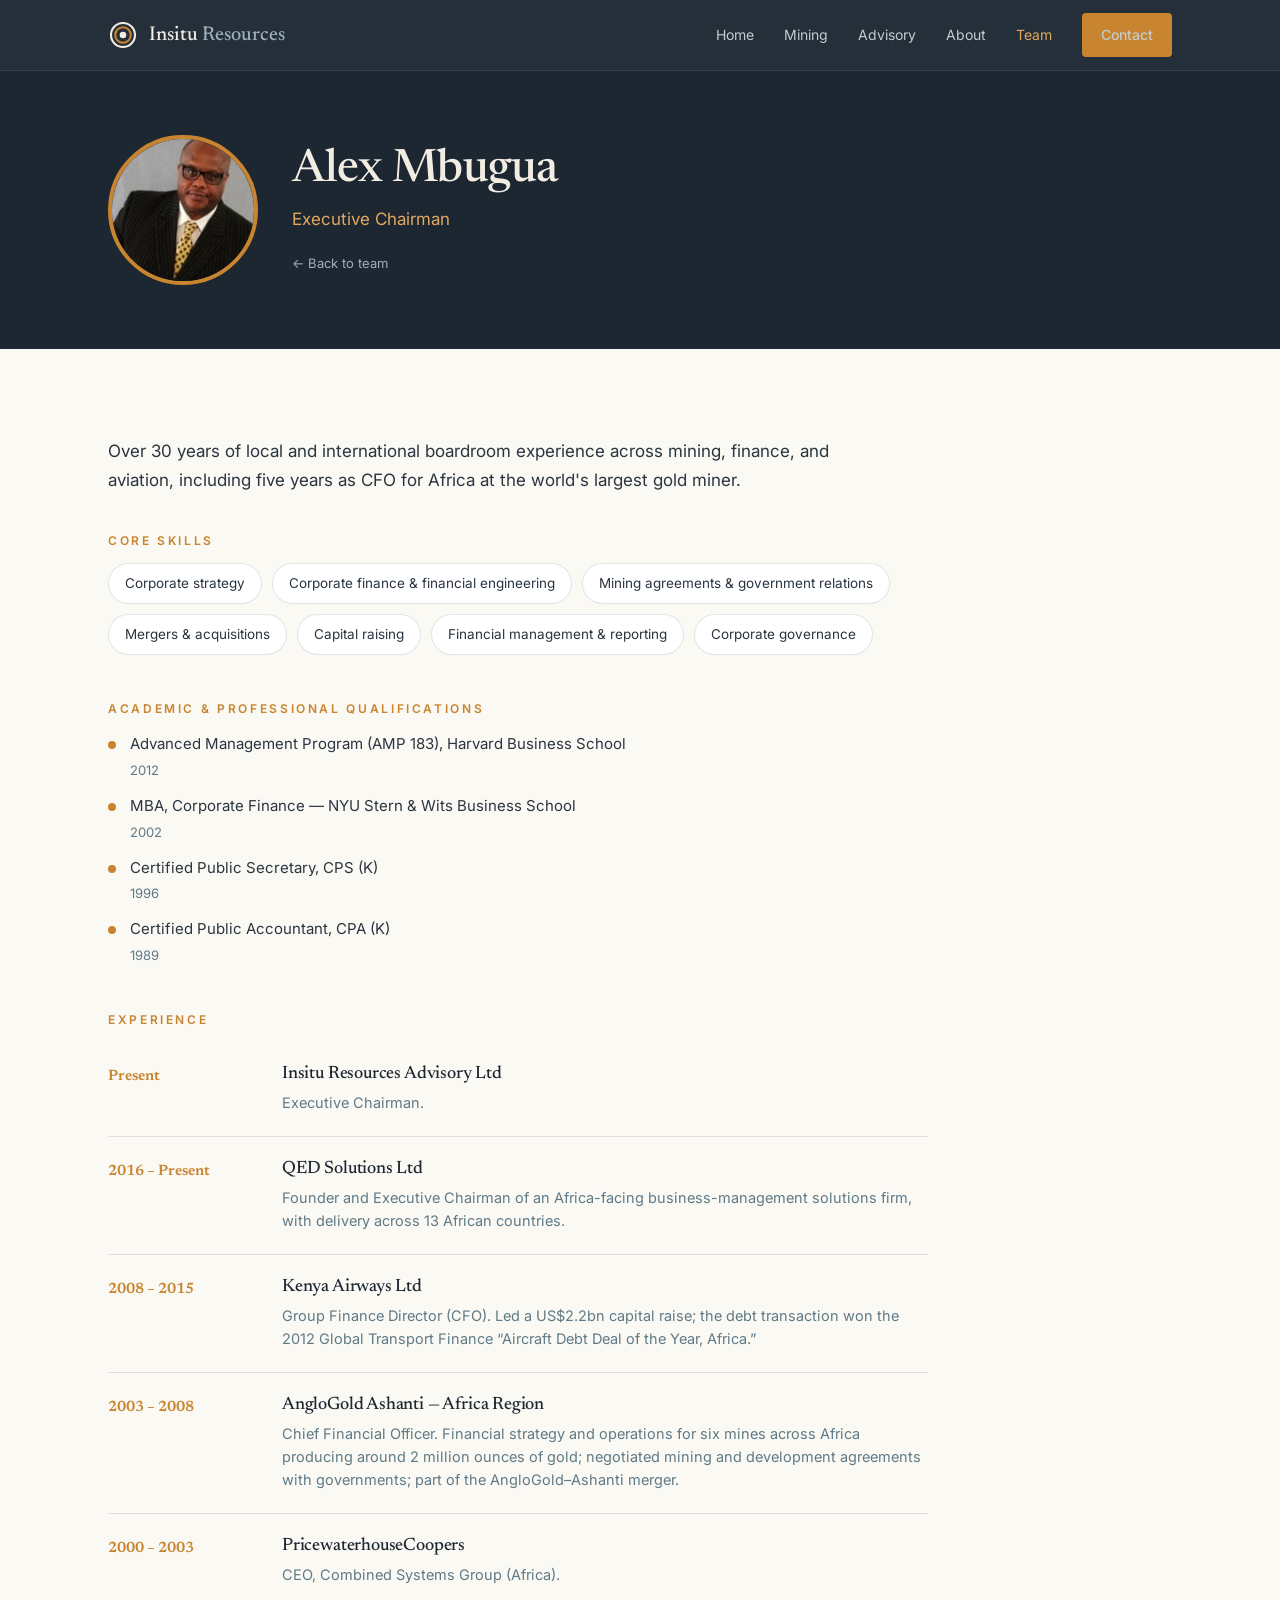
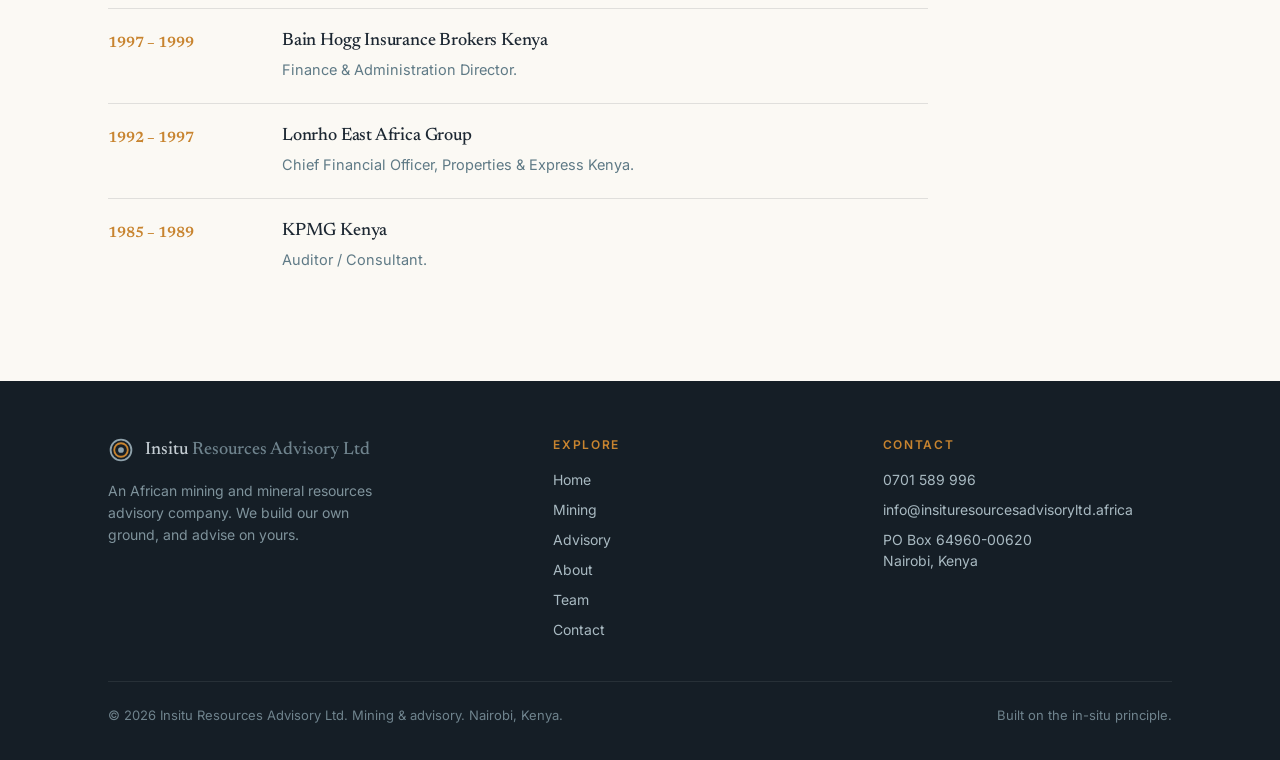
<file: profile-alex-mbugua.html>
<!DOCTYPE html>
<html lang="en">
<head>
<meta charset="utf-8">
<meta name="viewport" content="width=device-width, initial-scale=1">
<title>Alex Mbugua — Insitu Resources Advisory Ltd</title>
<meta name="description" content="Alex Mbugua, Executive Chairman at Insitu Resources Advisory Ltd.">
<link rel="icon" href="favicon.ico" sizes="any">
<link rel="icon" type="image/png" href="favicon.png">
<link rel="apple-touch-icon" href="apple-touch-icon.png">
<link rel="stylesheet" href="styles.css">
</head>
<body>
<header>
  <div class="wrap">
    <nav>
      <a class="brand" href="index.html" aria-label="Insitu Resources Advisory home">
        <svg width="30" height="30" viewBox="0 0 200 200" aria-hidden="true"><circle cx="100" cy="100" r="80" fill="none" stroke="#f2ede3" stroke-width="14"/><circle cx="100" cy="100" r="52" fill="none" stroke="#c8842f" stroke-width="14"/><circle cx="100" cy="100" r="22" fill="#f2ede3"/></svg>
        <span class="brand-name">Insitu <span>Resources</span></span>
      </a>
      <div class="navlinks" id="navlinks">
        <a href="index.html">Home</a>
        <a href="mining.html">Mining</a>
        <a href="advisory.html">Advisory</a>
        <a href="about.html">About</a>
        <a href="team.html" class="active">Team</a>
        <a href="contact.html" class="btn btn-primary" style="padding:9px 18px">Contact</a>
      </div>
      <button class="navtoggle" aria-label="Menu" onclick="document.getElementById('navlinks').classList.toggle('open')">&#9776;</button>
    </nav>
  </div>
</header>
<section class="profile-hero">
  <div class="wrap">
    <img src="assets/alex-mbugua.png" alt="Alex Mbugua">
    <div class="pmeta">
      <h1>Alex Mbugua</h1>
      <div class="role">Executive Chairman</div>
      <a class="back" href="team.html">&larr; Back to team</a>
    </div>
  </div>
</section>

<section class="block on-paper">
  <div class="wrap">
    
    <p class="cv-intro">Over 30 years of local and international boardroom experience across mining, finance, and aviation, including five years as CFO for Africa at the world's largest gold miner.</p>
    <div class="cv">
      <div class="cv-sec">
        <span class="eyebrow">Core skills</span>
        <div class="skills"><span>Corporate strategy</span><span>Corporate finance &amp; financial engineering</span><span>Mining agreements &amp; government relations</span><span>Mergers &amp; acquisitions</span><span>Capital raising</span><span>Financial management &amp; reporting</span><span>Corporate governance</span></div>
      </div>
      <div class="cv-sec">
        <span class="eyebrow">Academic &amp; professional qualifications</span>
        <ul class="quals"><li>Advanced Management Program (AMP 183), Harvard Business School<small>2012</small></li><li>MBA, Corporate Finance — NYU Stern &amp; Wits Business School<small>2002</small></li><li>Certified Public Secretary, CPS (K)<small>1996</small></li><li>Certified Public Accountant, CPA (K)<small>1989</small></li></ul>
      </div>
      <div class="cv-sec">
        <span class="eyebrow">Experience</span>
        <div class="xp"><div class="xp-item">
          <div class="xp-when">Present</div>
          <div class="xp-what"><h3>Insitu Resources Advisory Ltd</h3><p>Executive Chairman.</p></div>
        </div><div class="xp-item">
          <div class="xp-when">2016 – Present</div>
          <div class="xp-what"><h3>QED Solutions Ltd</h3><p>Founder and Executive Chairman of an Africa-facing business-management solutions firm, with delivery across 13 African countries.</p></div>
        </div><div class="xp-item">
          <div class="xp-when">2008 – 2015</div>
          <div class="xp-what"><h3>Kenya Airways Ltd</h3><p>Group Finance Director (CFO). Led a US$2.2bn capital raise; the debt transaction won the 2012 Global Transport Finance “Aircraft Debt Deal of the Year, Africa.”</p></div>
        </div><div class="xp-item">
          <div class="xp-when">2003 – 2008</div>
          <div class="xp-what"><h3>AngloGold Ashanti — Africa Region</h3><p>Chief Financial Officer. Financial strategy and operations for six mines across Africa producing around 2 million ounces of gold; negotiated mining and development agreements with governments; part of the AngloGold–Ashanti merger.</p></div>
        </div><div class="xp-item">
          <div class="xp-when">2000 – 2003</div>
          <div class="xp-what"><h3>PricewaterhouseCoopers</h3><p>CEO, Combined Systems Group (Africa).</p></div>
        </div><div class="xp-item">
          <div class="xp-when">1997 – 1999</div>
          <div class="xp-what"><h3>Bain Hogg Insurance Brokers Kenya</h3><p>Finance &amp; Administration Director.</p></div>
        </div><div class="xp-item">
          <div class="xp-when">1992 – 1997</div>
          <div class="xp-what"><h3>Lonrho East Africa Group</h3><p>Chief Financial Officer, Properties &amp; Express Kenya.</p></div>
        </div><div class="xp-item">
          <div class="xp-when">1985 – 1989</div>
          <div class="xp-what"><h3>KPMG Kenya</h3><p>Auditor / Consultant.</p></div>
        </div></div>
      </div>
    </div>
  </div>
</section>
<footer>
  <div class="wrap">
    <div class="foot-grid">
      <div class="foot-brand">
        <div class="brand">
          <svg width="26" height="26" viewBox="0 0 200 200" aria-hidden="true"><circle cx="100" cy="100" r="80" fill="none" stroke="#8fa2ab" stroke-width="14"/><circle cx="100" cy="100" r="52" fill="none" stroke="#c8842f" stroke-width="14"/><circle cx="100" cy="100" r="22" fill="#8fa2ab"/></svg>
          <span class="brand-name" style="color:#c3ccd2">Insitu <span style="color:#6f838d">Resources Advisory Ltd</span></span>
        </div>
        <p>An African mining and mineral resources advisory company. We build our own ground, and advise on yours.</p>
      </div>
      <div class="foot-col">
        <h4>Explore</h4>
        <a href="index.html">Home</a><a href="mining.html">Mining</a><a href="advisory.html">Advisory</a><a href="about.html">About</a><a href="team.html">Team</a><a href="contact.html">Contact</a>
      </div>
      <div class="foot-col">
        <h4>Contact</h4>
        <a href="tel:+254701589996">0701 589 996</a>
        <a href="mailto:info@insituresourcesadvisoryltd.africa">info@insituresourcesadvisoryltd.africa</a>
        <p>PO Box 64960-00620<br>Nairobi, Kenya</p>
      </div>
    </div>
    <div class="foot-bottom">
      <small>&copy; 2026 Insitu Resources Advisory Ltd. Mining &amp; advisory. Nairobi, Kenya.</small>
      <small>Built on the in-situ principle.</small>
    </div>
  </div>
</footer>
</body>
</html>
</file>
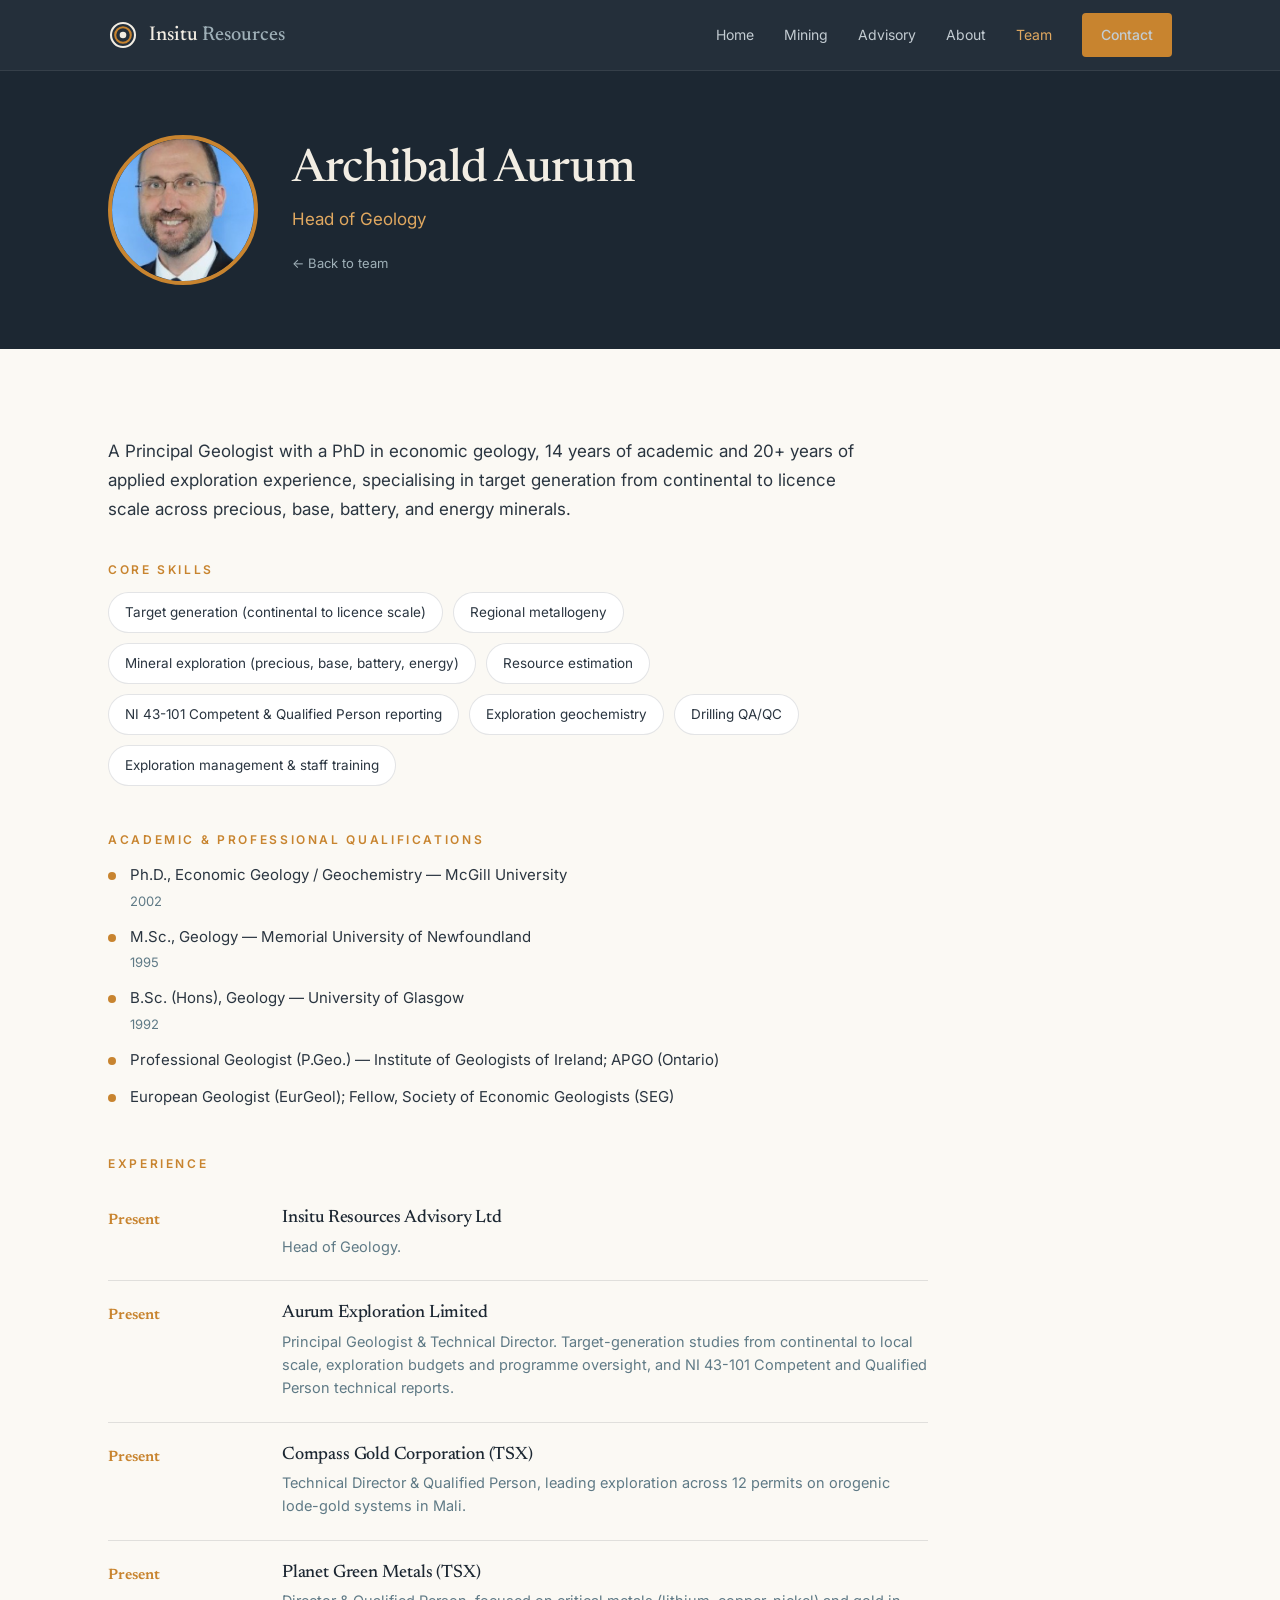
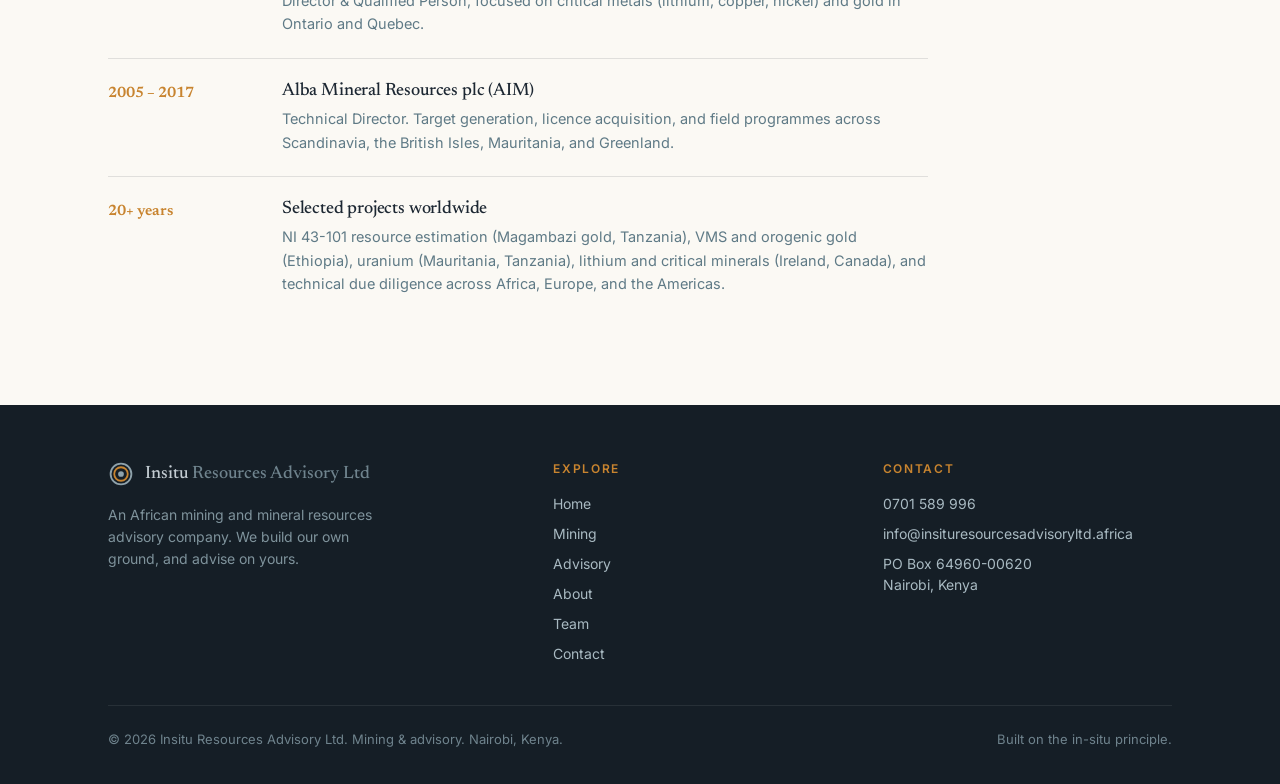
<file: profile-archibald-aurum.html>
<!DOCTYPE html>
<html lang="en">
<head>
<meta charset="utf-8">
<meta name="viewport" content="width=device-width, initial-scale=1">
<title>Archibald Aurum — Insitu Resources Advisory Ltd</title>
<meta name="description" content="Archibald Aurum, Head of Geology at Insitu Resources Advisory Ltd.">
<link rel="icon" href="favicon.ico" sizes="any">
<link rel="icon" type="image/png" href="favicon.png">
<link rel="apple-touch-icon" href="apple-touch-icon.png">
<link rel="stylesheet" href="styles.css">
</head>
<body>
<header>
  <div class="wrap">
    <nav>
      <a class="brand" href="index.html" aria-label="Insitu Resources Advisory home">
        <svg width="30" height="30" viewBox="0 0 200 200" aria-hidden="true"><circle cx="100" cy="100" r="80" fill="none" stroke="#f2ede3" stroke-width="14"/><circle cx="100" cy="100" r="52" fill="none" stroke="#c8842f" stroke-width="14"/><circle cx="100" cy="100" r="22" fill="#f2ede3"/></svg>
        <span class="brand-name">Insitu <span>Resources</span></span>
      </a>
      <div class="navlinks" id="navlinks">
        <a href="index.html">Home</a>
        <a href="mining.html">Mining</a>
        <a href="advisory.html">Advisory</a>
        <a href="about.html">About</a>
        <a href="team.html" class="active">Team</a>
        <a href="contact.html" class="btn btn-primary" style="padding:9px 18px">Contact</a>
      </div>
      <button class="navtoggle" aria-label="Menu" onclick="document.getElementById('navlinks').classList.toggle('open')">&#9776;</button>
    </nav>
  </div>
</header>
<section class="profile-hero">
  <div class="wrap">
    <img src="assets/archibald-aurum.png" alt="Archibald Aurum">
    <div class="pmeta">
      <h1>Archibald Aurum</h1>
      <div class="role">Head of Geology</div>
      <a class="back" href="team.html">&larr; Back to team</a>
    </div>
  </div>
</section>

<section class="block on-paper">
  <div class="wrap">
    
    <p class="cv-intro">A Principal Geologist with a PhD in economic geology, 14 years of academic and 20+ years of applied exploration experience, specialising in target generation from continental to licence scale across precious, base, battery, and energy minerals.</p>
    <div class="cv">
      <div class="cv-sec">
        <span class="eyebrow">Core skills</span>
        <div class="skills"><span>Target generation (continental to licence scale)</span><span>Regional metallogeny</span><span>Mineral exploration (precious, base, battery, energy)</span><span>Resource estimation</span><span>NI 43-101 Competent &amp; Qualified Person reporting</span><span>Exploration geochemistry</span><span>Drilling QA/QC</span><span>Exploration management &amp; staff training</span></div>
      </div>
      <div class="cv-sec">
        <span class="eyebrow">Academic &amp; professional qualifications</span>
        <ul class="quals"><li>Ph.D., Economic Geology / Geochemistry — McGill University<small>2002</small></li><li>M.Sc., Geology — Memorial University of Newfoundland<small>1995</small></li><li>B.Sc. (Hons), Geology — University of Glasgow<small>1992</small></li><li>Professional Geologist (P.Geo.) — Institute of Geologists of Ireland; APGO (Ontario)</li><li>European Geologist (EurGeol); Fellow, Society of Economic Geologists (SEG)</li></ul>
      </div>
      <div class="cv-sec">
        <span class="eyebrow">Experience</span>
        <div class="xp"><div class="xp-item">
          <div class="xp-when">Present</div>
          <div class="xp-what"><h3>Insitu Resources Advisory Ltd</h3><p>Head of Geology.</p></div>
        </div><div class="xp-item">
          <div class="xp-when">Present</div>
          <div class="xp-what"><h3>Aurum Exploration Limited</h3><p>Principal Geologist &amp; Technical Director. Target-generation studies from continental to local scale, exploration budgets and programme oversight, and NI 43-101 Competent and Qualified Person technical reports.</p></div>
        </div><div class="xp-item">
          <div class="xp-when">Present</div>
          <div class="xp-what"><h3>Compass Gold Corporation (TSX)</h3><p>Technical Director &amp; Qualified Person, leading exploration across 12 permits on orogenic lode-gold systems in Mali.</p></div>
        </div><div class="xp-item">
          <div class="xp-when">Present</div>
          <div class="xp-what"><h3>Planet Green Metals (TSX)</h3><p>Director &amp; Qualified Person, focused on critical metals (lithium, copper, nickel) and gold in Ontario and Quebec.</p></div>
        </div><div class="xp-item">
          <div class="xp-when">2005 – 2017</div>
          <div class="xp-what"><h3>Alba Mineral Resources plc (AIM)</h3><p>Technical Director. Target generation, licence acquisition, and field programmes across Scandinavia, the British Isles, Mauritania, and Greenland.</p></div>
        </div><div class="xp-item">
          <div class="xp-when">20+ years</div>
          <div class="xp-what"><h3>Selected projects worldwide</h3><p>NI 43-101 resource estimation (Magambazi gold, Tanzania), VMS and orogenic gold (Ethiopia), uranium (Mauritania, Tanzania), lithium and critical minerals (Ireland, Canada), and technical due diligence across Africa, Europe, and the Americas.</p></div>
        </div></div>
      </div>
    </div>
  </div>
</section>
<footer>
  <div class="wrap">
    <div class="foot-grid">
      <div class="foot-brand">
        <div class="brand">
          <svg width="26" height="26" viewBox="0 0 200 200" aria-hidden="true"><circle cx="100" cy="100" r="80" fill="none" stroke="#8fa2ab" stroke-width="14"/><circle cx="100" cy="100" r="52" fill="none" stroke="#c8842f" stroke-width="14"/><circle cx="100" cy="100" r="22" fill="#8fa2ab"/></svg>
          <span class="brand-name" style="color:#c3ccd2">Insitu <span style="color:#6f838d">Resources Advisory Ltd</span></span>
        </div>
        <p>An African mining and mineral resources advisory company. We build our own ground, and advise on yours.</p>
      </div>
      <div class="foot-col">
        <h4>Explore</h4>
        <a href="index.html">Home</a><a href="mining.html">Mining</a><a href="advisory.html">Advisory</a><a href="about.html">About</a><a href="team.html">Team</a><a href="contact.html">Contact</a>
      </div>
      <div class="foot-col">
        <h4>Contact</h4>
        <a href="tel:+254701589996">0701 589 996</a>
        <a href="mailto:info@insituresourcesadvisoryltd.africa">info@insituresourcesadvisoryltd.africa</a>
        <p>PO Box 64960-00620<br>Nairobi, Kenya</p>
      </div>
    </div>
    <div class="foot-bottom">
      <small>&copy; 2026 Insitu Resources Advisory Ltd. Mining &amp; advisory. Nairobi, Kenya.</small>
      <small>Built on the in-situ principle.</small>
    </div>
  </div>
</footer>
</body>
</html>
</file>
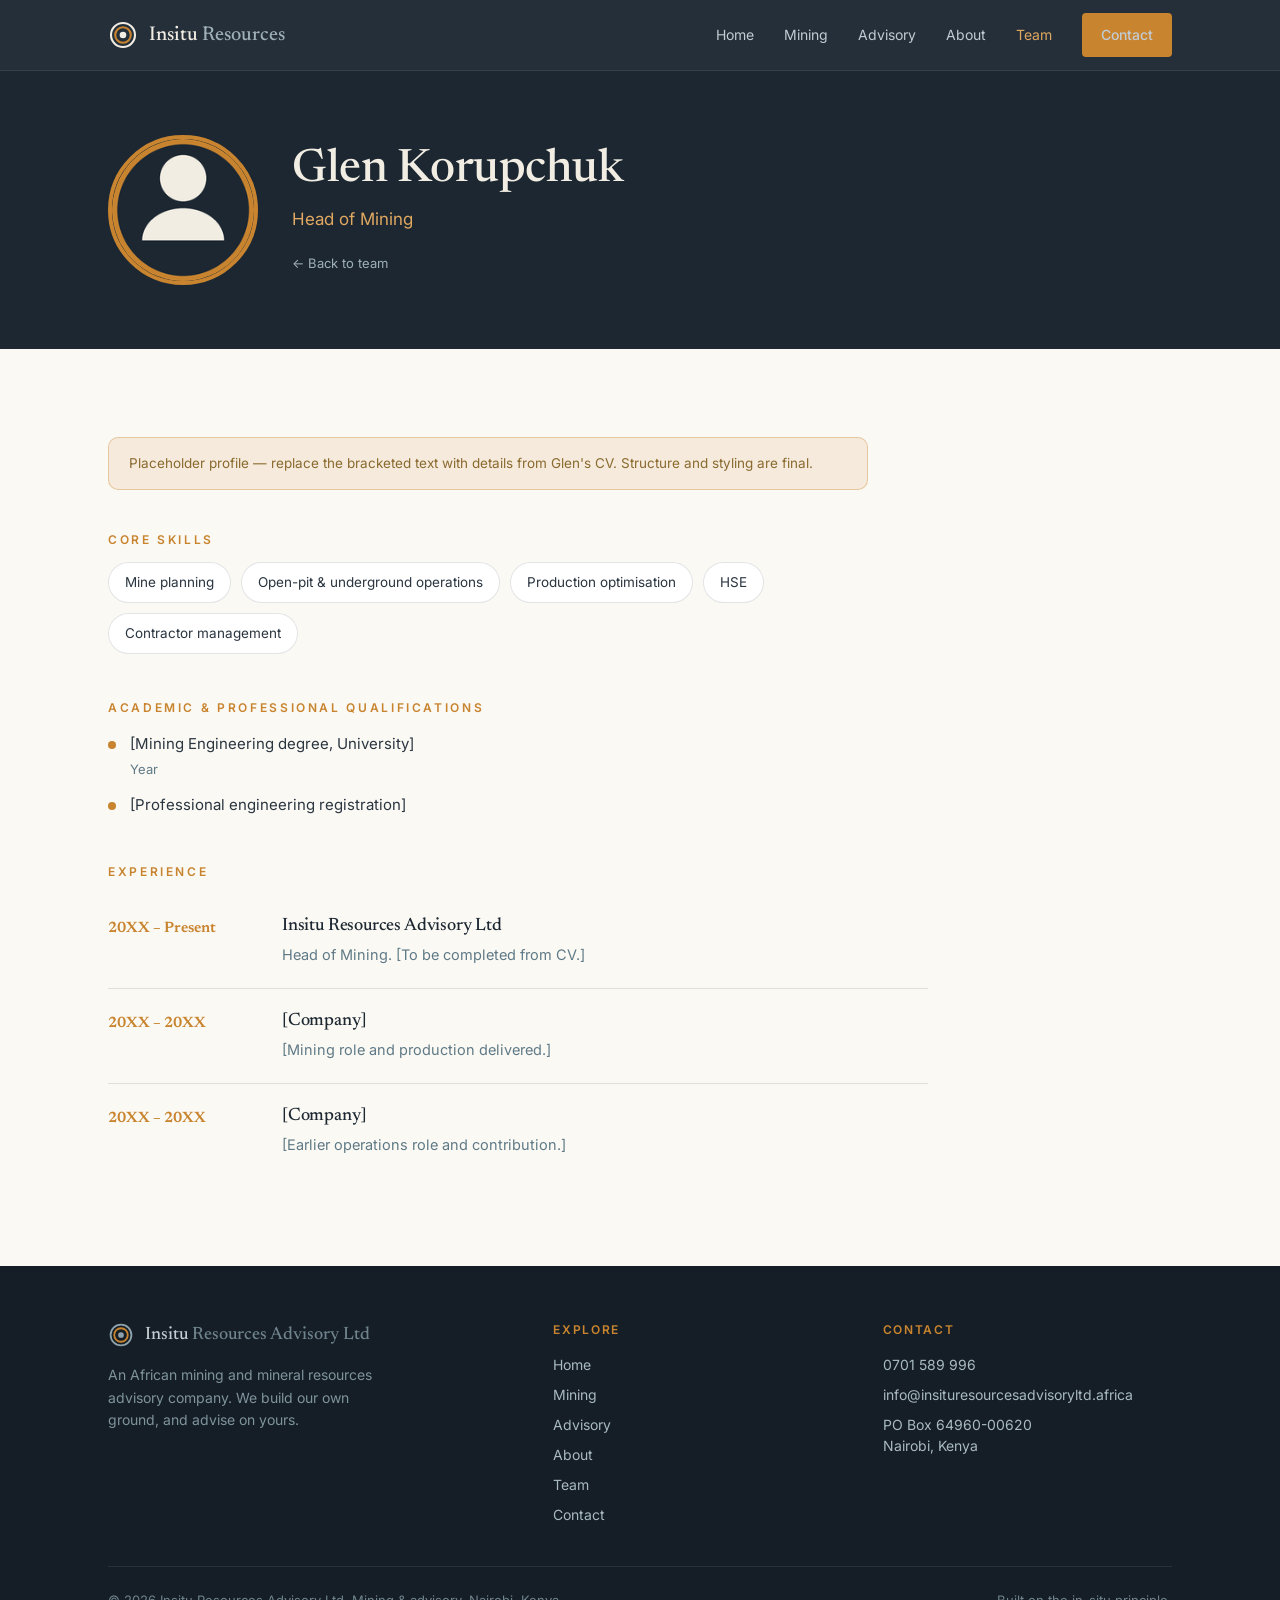
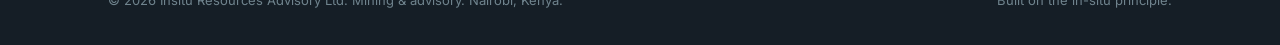
<file: profile-glen-korupchuk.html>
<!DOCTYPE html>
<html lang="en">
<head>
<meta charset="utf-8">
<meta name="viewport" content="width=device-width, initial-scale=1">
<title>Glen Korupchuk — Insitu Resources Advisory Ltd</title>
<meta name="description" content="Glen Korupchuk, Head of Mining at Insitu Resources Advisory Ltd.">
<link rel="icon" href="favicon.ico" sizes="any">
<link rel="icon" type="image/png" href="favicon.png">
<link rel="apple-touch-icon" href="apple-touch-icon.png">
<link rel="stylesheet" href="styles.css">
</head>
<body>
<header>
  <div class="wrap">
    <nav>
      <a class="brand" href="index.html" aria-label="Insitu Resources Advisory home">
        <svg width="30" height="30" viewBox="0 0 200 200" aria-hidden="true"><circle cx="100" cy="100" r="80" fill="none" stroke="#f2ede3" stroke-width="14"/><circle cx="100" cy="100" r="52" fill="none" stroke="#c8842f" stroke-width="14"/><circle cx="100" cy="100" r="22" fill="#f2ede3"/></svg>
        <span class="brand-name">Insitu <span>Resources</span></span>
      </a>
      <div class="navlinks" id="navlinks">
        <a href="index.html">Home</a>
        <a href="mining.html">Mining</a>
        <a href="advisory.html">Advisory</a>
        <a href="about.html">About</a>
        <a href="team.html" class="active">Team</a>
        <a href="contact.html" class="btn btn-primary" style="padding:9px 18px">Contact</a>
      </div>
      <button class="navtoggle" aria-label="Menu" onclick="document.getElementById('navlinks').classList.toggle('open')">&#9776;</button>
    </nav>
  </div>
</header>
<section class="profile-hero">
  <div class="wrap">
    <img src="assets/avatar-placeholder.png" alt="Glen Korupchuk">
    <div class="pmeta">
      <h1>Glen Korupchuk</h1>
      <div class="role">Head of Mining</div>
      <a class="back" href="team.html">&larr; Back to team</a>
    </div>
  </div>
</section>

<section class="block on-paper">
  <div class="wrap">
    <div class="cv-note">Placeholder profile — replace the bracketed text with details from Glen's CV. Structure and styling are final.</div>
    
    <div class="cv">
      <div class="cv-sec">
        <span class="eyebrow">Core skills</span>
        <div class="skills"><span>Mine planning</span><span>Open-pit &amp; underground operations</span><span>Production optimisation</span><span>HSE</span><span>Contractor management</span></div>
      </div>
      <div class="cv-sec">
        <span class="eyebrow">Academic &amp; professional qualifications</span>
        <ul class="quals"><li>[Mining Engineering degree, University]<small>Year</small></li><li>[Professional engineering registration]</li></ul>
      </div>
      <div class="cv-sec">
        <span class="eyebrow">Experience</span>
        <div class="xp"><div class="xp-item">
          <div class="xp-when">20XX – Present</div>
          <div class="xp-what"><h3>Insitu Resources Advisory Ltd</h3><p>Head of Mining. [To be completed from CV.]</p></div>
        </div><div class="xp-item">
          <div class="xp-when">20XX – 20XX</div>
          <div class="xp-what"><h3>[Company]</h3><p>[Mining role and production delivered.]</p></div>
        </div><div class="xp-item">
          <div class="xp-when">20XX – 20XX</div>
          <div class="xp-what"><h3>[Company]</h3><p>[Earlier operations role and contribution.]</p></div>
        </div></div>
      </div>
    </div>
  </div>
</section>
<footer>
  <div class="wrap">
    <div class="foot-grid">
      <div class="foot-brand">
        <div class="brand">
          <svg width="26" height="26" viewBox="0 0 200 200" aria-hidden="true"><circle cx="100" cy="100" r="80" fill="none" stroke="#8fa2ab" stroke-width="14"/><circle cx="100" cy="100" r="52" fill="none" stroke="#c8842f" stroke-width="14"/><circle cx="100" cy="100" r="22" fill="#8fa2ab"/></svg>
          <span class="brand-name" style="color:#c3ccd2">Insitu <span style="color:#6f838d">Resources Advisory Ltd</span></span>
        </div>
        <p>An African mining and mineral resources advisory company. We build our own ground, and advise on yours.</p>
      </div>
      <div class="foot-col">
        <h4>Explore</h4>
        <a href="index.html">Home</a><a href="mining.html">Mining</a><a href="advisory.html">Advisory</a><a href="about.html">About</a><a href="team.html">Team</a><a href="contact.html">Contact</a>
      </div>
      <div class="foot-col">
        <h4>Contact</h4>
        <a href="tel:+254701589996">0701 589 996</a>
        <a href="mailto:info@insituresourcesadvisoryltd.africa">info@insituresourcesadvisoryltd.africa</a>
        <p>PO Box 64960-00620<br>Nairobi, Kenya</p>
      </div>
    </div>
    <div class="foot-bottom">
      <small>&copy; 2026 Insitu Resources Advisory Ltd. Mining &amp; advisory. Nairobi, Kenya.</small>
      <small>Built on the in-situ principle.</small>
    </div>
  </div>
</footer>
</body>
</html>
</file>
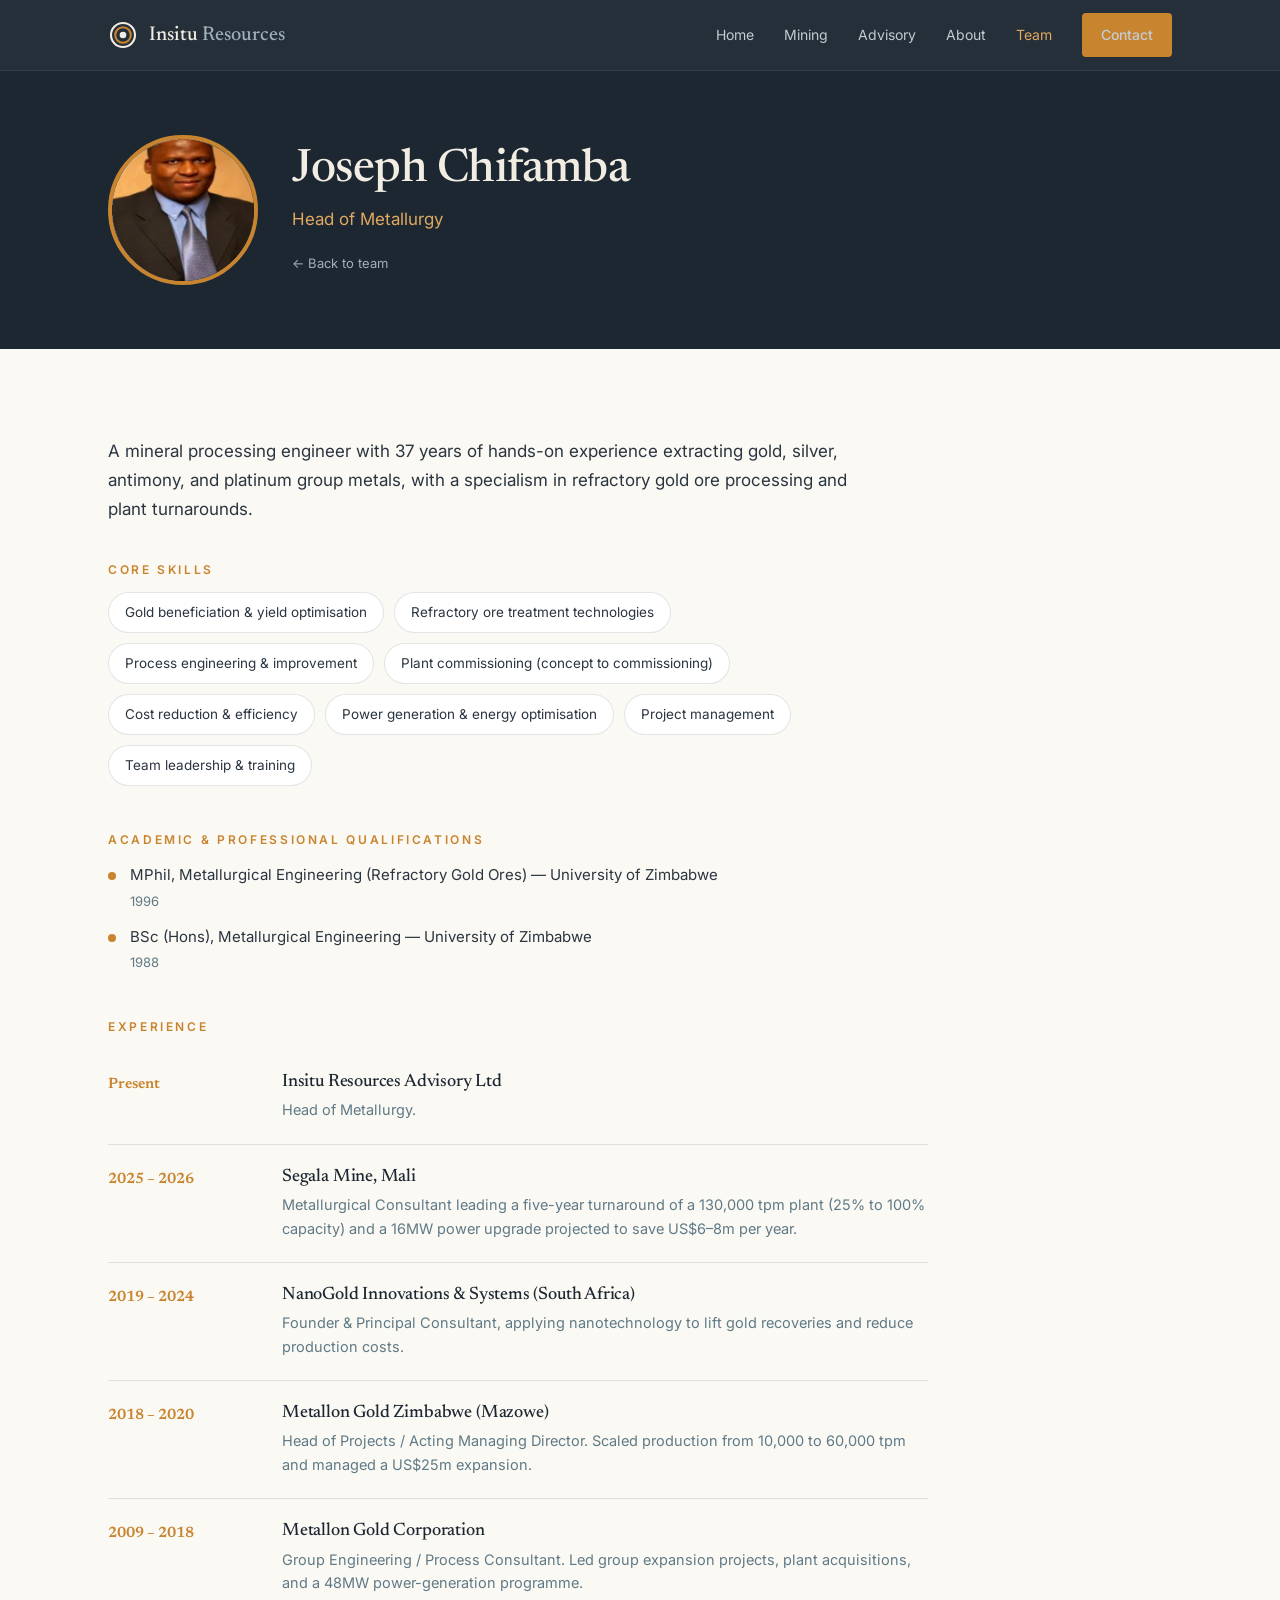
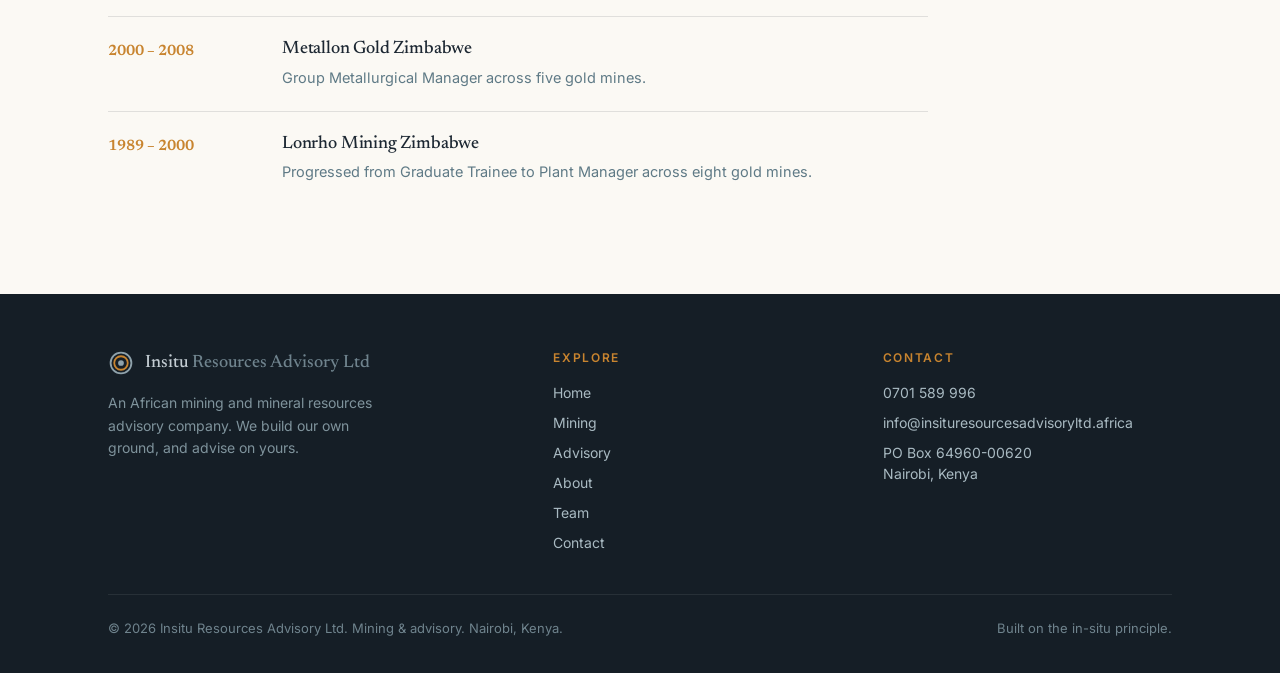
<file: profile-joseph-chifamba.html>
<!DOCTYPE html>
<html lang="en">
<head>
<meta charset="utf-8">
<meta name="viewport" content="width=device-width, initial-scale=1">
<title>Joseph Chifamba — Insitu Resources Advisory Ltd</title>
<meta name="description" content="Joseph Chifamba, Head of Metallurgy at Insitu Resources Advisory Ltd.">
<link rel="icon" href="favicon.ico" sizes="any">
<link rel="icon" type="image/png" href="favicon.png">
<link rel="apple-touch-icon" href="apple-touch-icon.png">
<link rel="stylesheet" href="styles.css">
</head>
<body>
<header>
  <div class="wrap">
    <nav>
      <a class="brand" href="index.html" aria-label="Insitu Resources Advisory home">
        <svg width="30" height="30" viewBox="0 0 200 200" aria-hidden="true"><circle cx="100" cy="100" r="80" fill="none" stroke="#f2ede3" stroke-width="14"/><circle cx="100" cy="100" r="52" fill="none" stroke="#c8842f" stroke-width="14"/><circle cx="100" cy="100" r="22" fill="#f2ede3"/></svg>
        <span class="brand-name">Insitu <span>Resources</span></span>
      </a>
      <div class="navlinks" id="navlinks">
        <a href="index.html">Home</a>
        <a href="mining.html">Mining</a>
        <a href="advisory.html">Advisory</a>
        <a href="about.html">About</a>
        <a href="team.html" class="active">Team</a>
        <a href="contact.html" class="btn btn-primary" style="padding:9px 18px">Contact</a>
      </div>
      <button class="navtoggle" aria-label="Menu" onclick="document.getElementById('navlinks').classList.toggle('open')">&#9776;</button>
    </nav>
  </div>
</header>
<section class="profile-hero">
  <div class="wrap">
    <img src="assets/joseph-chifamba.png" alt="Joseph Chifamba">
    <div class="pmeta">
      <h1>Joseph Chifamba</h1>
      <div class="role">Head of Metallurgy</div>
      <a class="back" href="team.html">&larr; Back to team</a>
    </div>
  </div>
</section>

<section class="block on-paper">
  <div class="wrap">
    
    <p class="cv-intro">A mineral processing engineer with 37 years of hands-on experience extracting gold, silver, antimony, and platinum group metals, with a specialism in refractory gold ore processing and plant turnarounds.</p>
    <div class="cv">
      <div class="cv-sec">
        <span class="eyebrow">Core skills</span>
        <div class="skills"><span>Gold beneficiation &amp; yield optimisation</span><span>Refractory ore treatment technologies</span><span>Process engineering &amp; improvement</span><span>Plant commissioning (concept to commissioning)</span><span>Cost reduction &amp; efficiency</span><span>Power generation &amp; energy optimisation</span><span>Project management</span><span>Team leadership &amp; training</span></div>
      </div>
      <div class="cv-sec">
        <span class="eyebrow">Academic &amp; professional qualifications</span>
        <ul class="quals"><li>MPhil, Metallurgical Engineering (Refractory Gold Ores) — University of Zimbabwe<small>1996</small></li><li>BSc (Hons), Metallurgical Engineering — University of Zimbabwe<small>1988</small></li></ul>
      </div>
      <div class="cv-sec">
        <span class="eyebrow">Experience</span>
        <div class="xp"><div class="xp-item">
          <div class="xp-when">Present</div>
          <div class="xp-what"><h3>Insitu Resources Advisory Ltd</h3><p>Head of Metallurgy.</p></div>
        </div><div class="xp-item">
          <div class="xp-when">2025 – 2026</div>
          <div class="xp-what"><h3>Segala Mine, Mali</h3><p>Metallurgical Consultant leading a five-year turnaround of a 130,000 tpm plant (25% to 100% capacity) and a 16MW power upgrade projected to save US$6–8m per year.</p></div>
        </div><div class="xp-item">
          <div class="xp-when">2019 – 2024</div>
          <div class="xp-what"><h3>NanoGold Innovations &amp; Systems (South Africa)</h3><p>Founder &amp; Principal Consultant, applying nanotechnology to lift gold recoveries and reduce production costs.</p></div>
        </div><div class="xp-item">
          <div class="xp-when">2018 – 2020</div>
          <div class="xp-what"><h3>Metallon Gold Zimbabwe (Mazowe)</h3><p>Head of Projects / Acting Managing Director. Scaled production from 10,000 to 60,000 tpm and managed a US$25m expansion.</p></div>
        </div><div class="xp-item">
          <div class="xp-when">2009 – 2018</div>
          <div class="xp-what"><h3>Metallon Gold Corporation</h3><p>Group Engineering / Process Consultant. Led group expansion projects, plant acquisitions, and a 48MW power-generation programme.</p></div>
        </div><div class="xp-item">
          <div class="xp-when">2000 – 2008</div>
          <div class="xp-what"><h3>Metallon Gold Zimbabwe</h3><p>Group Metallurgical Manager across five gold mines.</p></div>
        </div><div class="xp-item">
          <div class="xp-when">1989 – 2000</div>
          <div class="xp-what"><h3>Lonrho Mining Zimbabwe</h3><p>Progressed from Graduate Trainee to Plant Manager across eight gold mines.</p></div>
        </div></div>
      </div>
    </div>
  </div>
</section>
<footer>
  <div class="wrap">
    <div class="foot-grid">
      <div class="foot-brand">
        <div class="brand">
          <svg width="26" height="26" viewBox="0 0 200 200" aria-hidden="true"><circle cx="100" cy="100" r="80" fill="none" stroke="#8fa2ab" stroke-width="14"/><circle cx="100" cy="100" r="52" fill="none" stroke="#c8842f" stroke-width="14"/><circle cx="100" cy="100" r="22" fill="#8fa2ab"/></svg>
          <span class="brand-name" style="color:#c3ccd2">Insitu <span style="color:#6f838d">Resources Advisory Ltd</span></span>
        </div>
        <p>An African mining and mineral resources advisory company. We build our own ground, and advise on yours.</p>
      </div>
      <div class="foot-col">
        <h4>Explore</h4>
        <a href="index.html">Home</a><a href="mining.html">Mining</a><a href="advisory.html">Advisory</a><a href="about.html">About</a><a href="team.html">Team</a><a href="contact.html">Contact</a>
      </div>
      <div class="foot-col">
        <h4>Contact</h4>
        <a href="tel:+254701589996">0701 589 996</a>
        <a href="mailto:info@insituresourcesadvisoryltd.africa">info@insituresourcesadvisoryltd.africa</a>
        <p>PO Box 64960-00620<br>Nairobi, Kenya</p>
      </div>
    </div>
    <div class="foot-bottom">
      <small>&copy; 2026 Insitu Resources Advisory Ltd. Mining &amp; advisory. Nairobi, Kenya.</small>
      <small>Built on the in-situ principle.</small>
    </div>
  </div>
</footer>
</body>
</html>
</file>
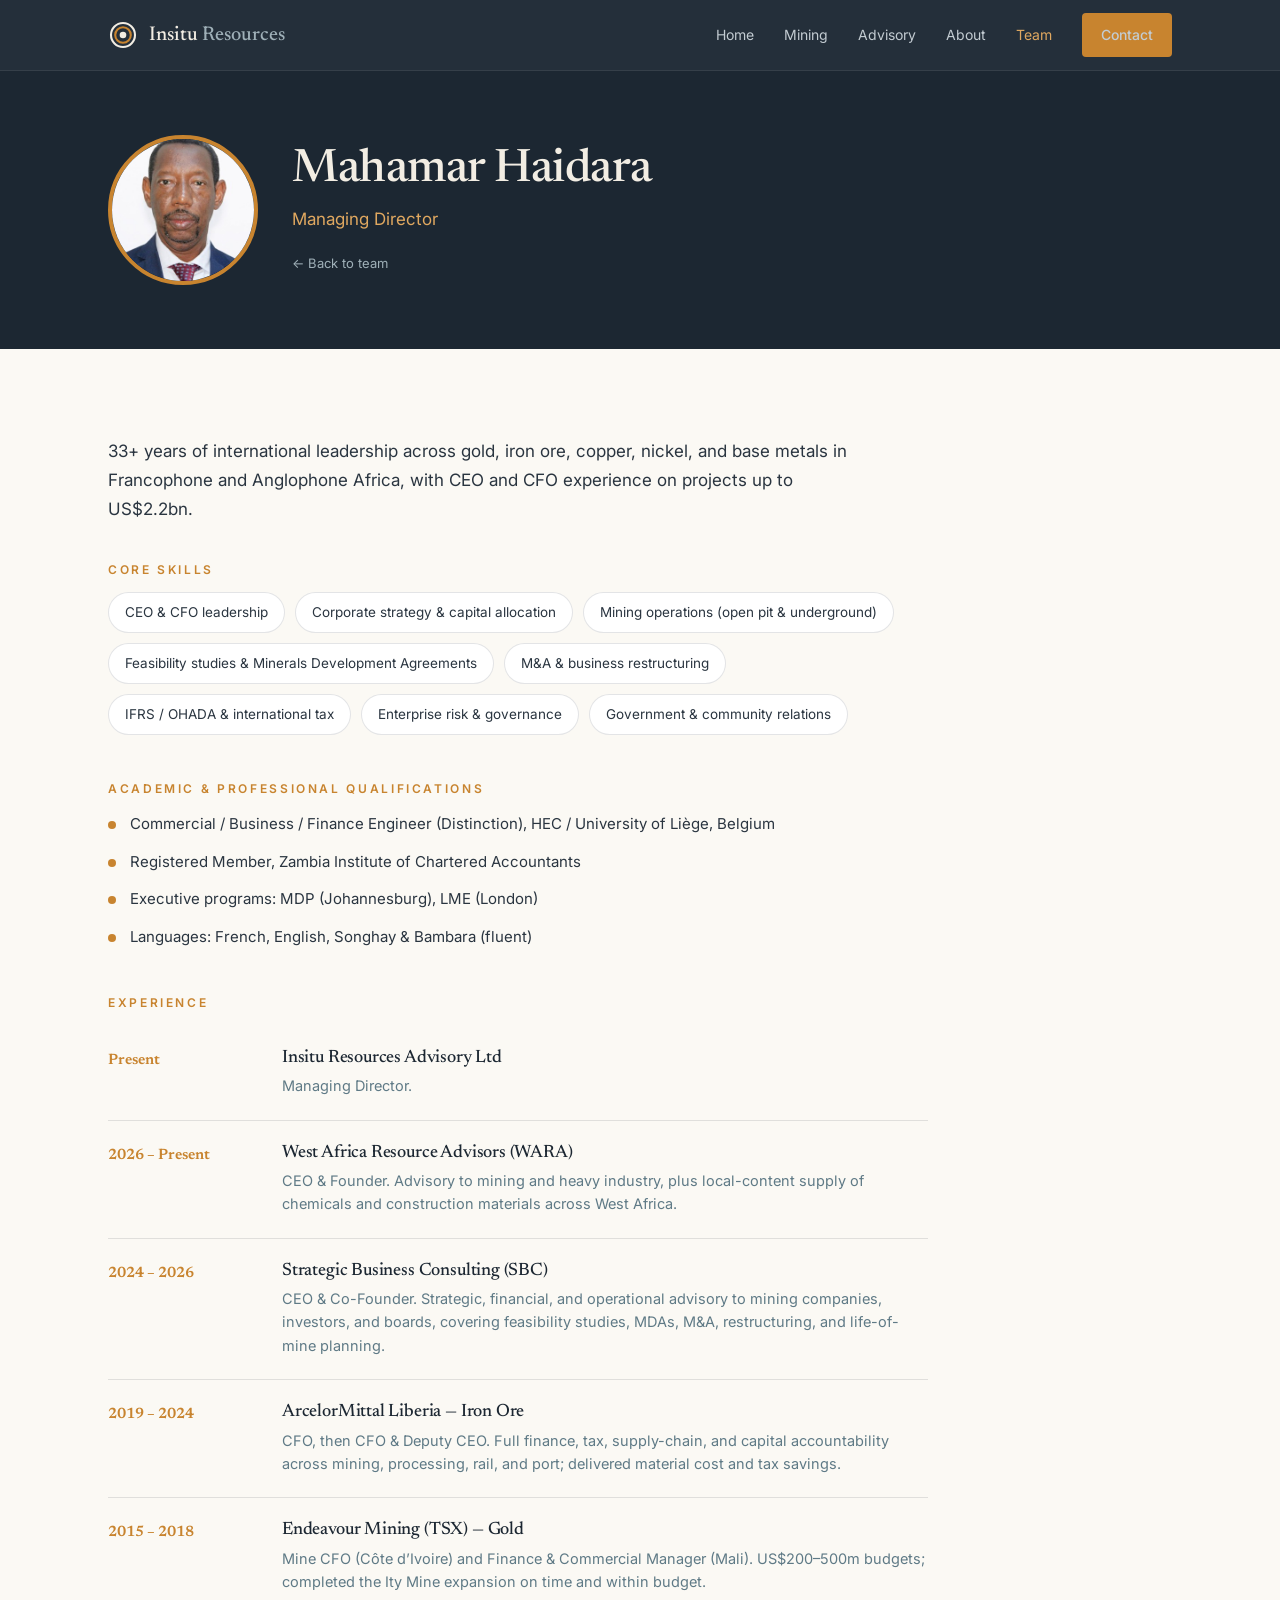
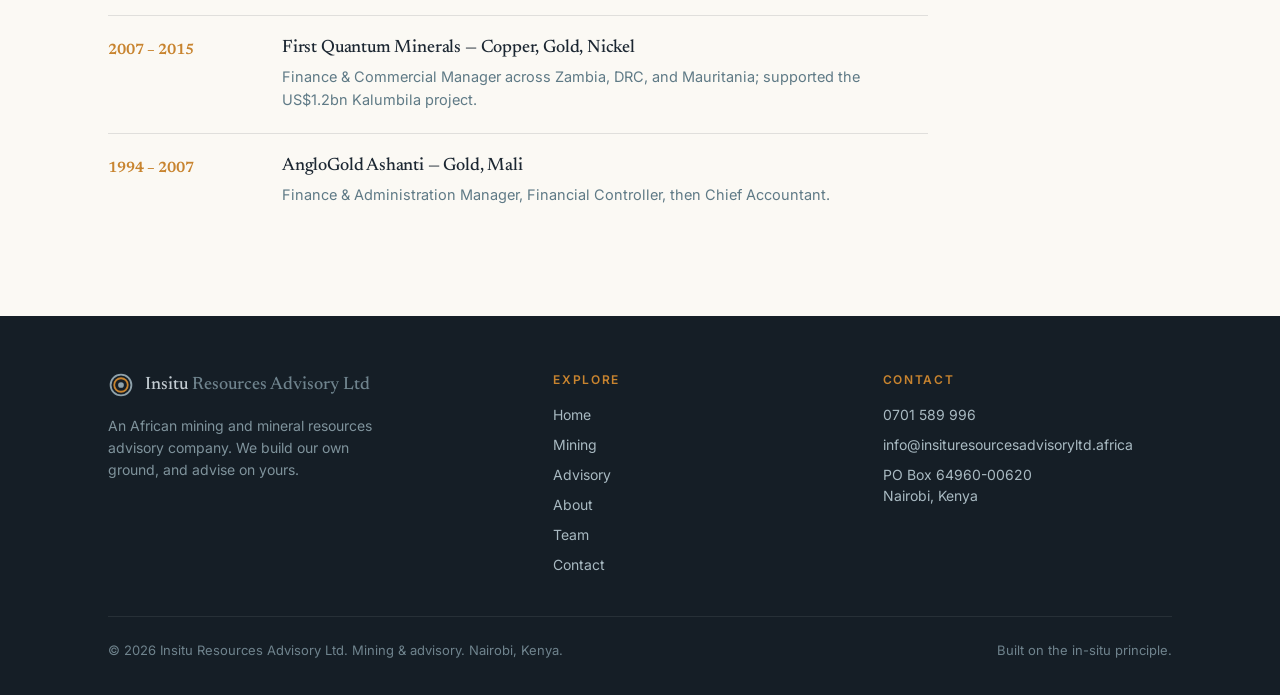
<file: profile-mahamar-haidara.html>
<!DOCTYPE html>
<html lang="en">
<head>
<meta charset="utf-8">
<meta name="viewport" content="width=device-width, initial-scale=1">
<title>Mahamar Haidara — Insitu Resources Advisory Ltd</title>
<meta name="description" content="Mahamar Haidara, Managing Director at Insitu Resources Advisory Ltd.">
<link rel="icon" href="favicon.ico" sizes="any">
<link rel="icon" type="image/png" href="favicon.png">
<link rel="apple-touch-icon" href="apple-touch-icon.png">
<link rel="stylesheet" href="styles.css">
</head>
<body>
<header>
  <div class="wrap">
    <nav>
      <a class="brand" href="index.html" aria-label="Insitu Resources Advisory home">
        <svg width="30" height="30" viewBox="0 0 200 200" aria-hidden="true"><circle cx="100" cy="100" r="80" fill="none" stroke="#f2ede3" stroke-width="14"/><circle cx="100" cy="100" r="52" fill="none" stroke="#c8842f" stroke-width="14"/><circle cx="100" cy="100" r="22" fill="#f2ede3"/></svg>
        <span class="brand-name">Insitu <span>Resources</span></span>
      </a>
      <div class="navlinks" id="navlinks">
        <a href="index.html">Home</a>
        <a href="mining.html">Mining</a>
        <a href="advisory.html">Advisory</a>
        <a href="about.html">About</a>
        <a href="team.html" class="active">Team</a>
        <a href="contact.html" class="btn btn-primary" style="padding:9px 18px">Contact</a>
      </div>
      <button class="navtoggle" aria-label="Menu" onclick="document.getElementById('navlinks').classList.toggle('open')">&#9776;</button>
    </nav>
  </div>
</header>
<section class="profile-hero">
  <div class="wrap">
    <img src="assets/mahamar-haidara.png" alt="Mahamar Haidara">
    <div class="pmeta">
      <h1>Mahamar Haidara</h1>
      <div class="role">Managing Director</div>
      <a class="back" href="team.html">&larr; Back to team</a>
    </div>
  </div>
</section>

<section class="block on-paper">
  <div class="wrap">
    
    <p class="cv-intro">33+ years of international leadership across gold, iron ore, copper, nickel, and base metals in Francophone and Anglophone Africa, with CEO and CFO experience on projects up to US$2.2bn.</p>
    <div class="cv">
      <div class="cv-sec">
        <span class="eyebrow">Core skills</span>
        <div class="skills"><span>CEO &amp; CFO leadership</span><span>Corporate strategy &amp; capital allocation</span><span>Mining operations (open pit &amp; underground)</span><span>Feasibility studies &amp; Minerals Development Agreements</span><span>M&amp;A &amp; business restructuring</span><span>IFRS / OHADA &amp; international tax</span><span>Enterprise risk &amp; governance</span><span>Government &amp; community relations</span></div>
      </div>
      <div class="cv-sec">
        <span class="eyebrow">Academic &amp; professional qualifications</span>
        <ul class="quals"><li>Commercial / Business / Finance Engineer (Distinction), HEC / University of Liège, Belgium</li><li>Registered Member, Zambia Institute of Chartered Accountants</li><li>Executive programs: MDP (Johannesburg), LME (London)</li><li>Languages: French, English, Songhay &amp; Bambara (fluent)</li></ul>
      </div>
      <div class="cv-sec">
        <span class="eyebrow">Experience</span>
        <div class="xp"><div class="xp-item">
          <div class="xp-when">Present</div>
          <div class="xp-what"><h3>Insitu Resources Advisory Ltd</h3><p>Managing Director.</p></div>
        </div><div class="xp-item">
          <div class="xp-when">2026 – Present</div>
          <div class="xp-what"><h3>West Africa Resource Advisors (WARA)</h3><p>CEO &amp; Founder. Advisory to mining and heavy industry, plus local-content supply of chemicals and construction materials across West Africa.</p></div>
        </div><div class="xp-item">
          <div class="xp-when">2024 – 2026</div>
          <div class="xp-what"><h3>Strategic Business Consulting (SBC)</h3><p>CEO &amp; Co-Founder. Strategic, financial, and operational advisory to mining companies, investors, and boards, covering feasibility studies, MDAs, M&amp;A, restructuring, and life-of-mine planning.</p></div>
        </div><div class="xp-item">
          <div class="xp-when">2019 – 2024</div>
          <div class="xp-what"><h3>ArcelorMittal Liberia — Iron Ore</h3><p>CFO, then CFO &amp; Deputy CEO. Full finance, tax, supply-chain, and capital accountability across mining, processing, rail, and port; delivered material cost and tax savings.</p></div>
        </div><div class="xp-item">
          <div class="xp-when">2015 – 2018</div>
          <div class="xp-what"><h3>Endeavour Mining (TSX) — Gold</h3><p>Mine CFO (Côte d’Ivoire) and Finance &amp; Commercial Manager (Mali). US$200–500m budgets; completed the Ity Mine expansion on time and within budget.</p></div>
        </div><div class="xp-item">
          <div class="xp-when">2007 – 2015</div>
          <div class="xp-what"><h3>First Quantum Minerals — Copper, Gold, Nickel</h3><p>Finance &amp; Commercial Manager across Zambia, DRC, and Mauritania; supported the US$1.2bn Kalumbila project.</p></div>
        </div><div class="xp-item">
          <div class="xp-when">1994 – 2007</div>
          <div class="xp-what"><h3>AngloGold Ashanti — Gold, Mali</h3><p>Finance &amp; Administration Manager, Financial Controller, then Chief Accountant.</p></div>
        </div></div>
      </div>
    </div>
  </div>
</section>
<footer>
  <div class="wrap">
    <div class="foot-grid">
      <div class="foot-brand">
        <div class="brand">
          <svg width="26" height="26" viewBox="0 0 200 200" aria-hidden="true"><circle cx="100" cy="100" r="80" fill="none" stroke="#8fa2ab" stroke-width="14"/><circle cx="100" cy="100" r="52" fill="none" stroke="#c8842f" stroke-width="14"/><circle cx="100" cy="100" r="22" fill="#8fa2ab"/></svg>
          <span class="brand-name" style="color:#c3ccd2">Insitu <span style="color:#6f838d">Resources Advisory Ltd</span></span>
        </div>
        <p>An African mining and mineral resources advisory company. We build our own ground, and advise on yours.</p>
      </div>
      <div class="foot-col">
        <h4>Explore</h4>
        <a href="index.html">Home</a><a href="mining.html">Mining</a><a href="advisory.html">Advisory</a><a href="about.html">About</a><a href="team.html">Team</a><a href="contact.html">Contact</a>
      </div>
      <div class="foot-col">
        <h4>Contact</h4>
        <a href="tel:+254701589996">0701 589 996</a>
        <a href="mailto:info@insituresourcesadvisoryltd.africa">info@insituresourcesadvisoryltd.africa</a>
        <p>PO Box 64960-00620<br>Nairobi, Kenya</p>
      </div>
    </div>
    <div class="foot-bottom">
      <small>&copy; 2026 Insitu Resources Advisory Ltd. Mining &amp; advisory. Nairobi, Kenya.</small>
      <small>Built on the in-situ principle.</small>
    </div>
  </div>
</footer>
</body>
</html>
</file>
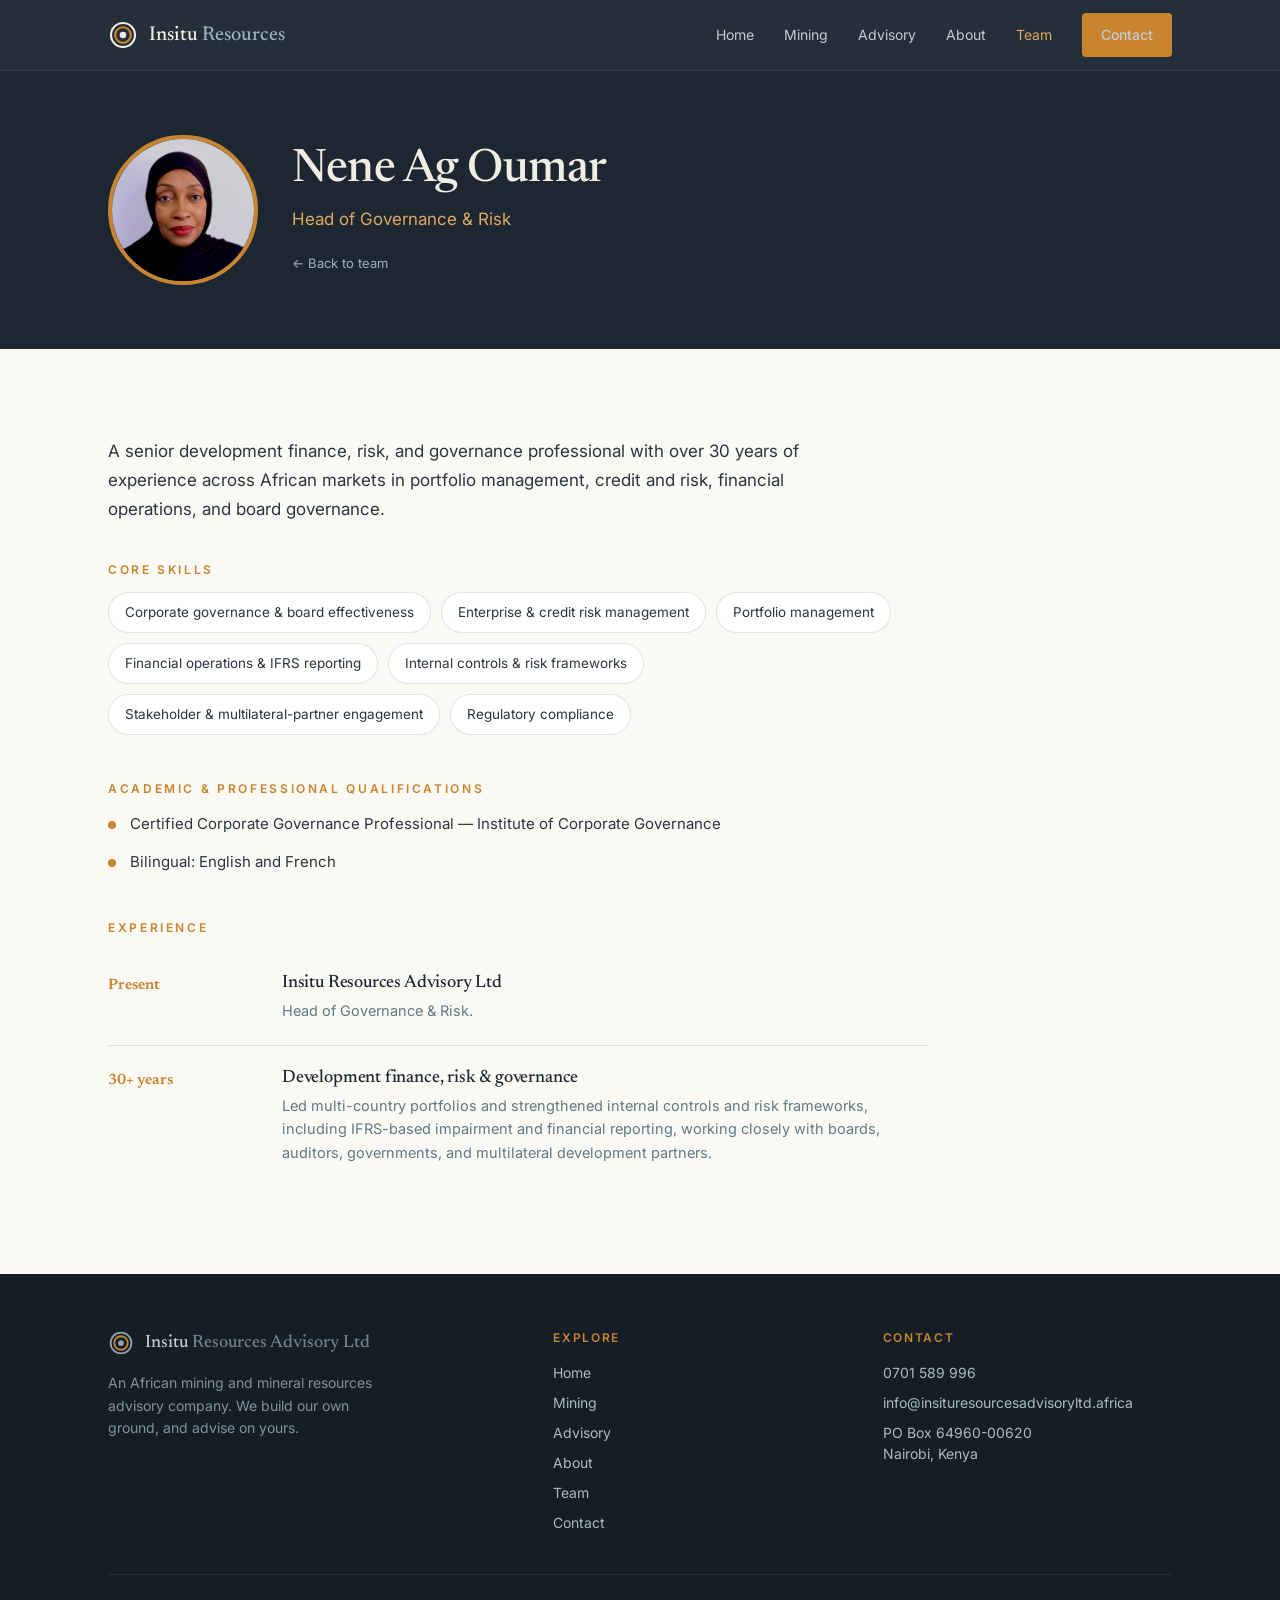
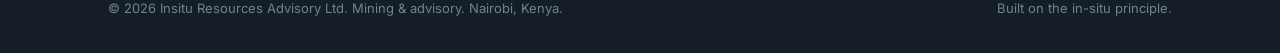
<file: profile-nene-ag-oumar.html>
<!DOCTYPE html>
<html lang="en">
<head>
<meta charset="utf-8">
<meta name="viewport" content="width=device-width, initial-scale=1">
<title>Nene Ag Oumar — Insitu Resources Advisory Ltd</title>
<meta name="description" content="Nene Ag Oumar, Head of Governance & Risk at Insitu Resources Advisory Ltd.">
<link rel="icon" href="favicon.ico" sizes="any">
<link rel="icon" type="image/png" href="favicon.png">
<link rel="apple-touch-icon" href="apple-touch-icon.png">
<link rel="stylesheet" href="styles.css">
</head>
<body>
<header>
  <div class="wrap">
    <nav>
      <a class="brand" href="index.html" aria-label="Insitu Resources Advisory home">
        <svg width="30" height="30" viewBox="0 0 200 200" aria-hidden="true"><circle cx="100" cy="100" r="80" fill="none" stroke="#f2ede3" stroke-width="14"/><circle cx="100" cy="100" r="52" fill="none" stroke="#c8842f" stroke-width="14"/><circle cx="100" cy="100" r="22" fill="#f2ede3"/></svg>
        <span class="brand-name">Insitu <span>Resources</span></span>
      </a>
      <div class="navlinks" id="navlinks">
        <a href="index.html">Home</a>
        <a href="mining.html">Mining</a>
        <a href="advisory.html">Advisory</a>
        <a href="about.html">About</a>
        <a href="team.html" class="active">Team</a>
        <a href="contact.html" class="btn btn-primary" style="padding:9px 18px">Contact</a>
      </div>
      <button class="navtoggle" aria-label="Menu" onclick="document.getElementById('navlinks').classList.toggle('open')">&#9776;</button>
    </nav>
  </div>
</header>
<section class="profile-hero">
  <div class="wrap">
    <img src="assets/nene-ag-oumar.png" alt="Nene Ag Oumar">
    <div class="pmeta">
      <h1>Nene Ag Oumar</h1>
      <div class="role">Head of Governance & Risk</div>
      <a class="back" href="team.html">&larr; Back to team</a>
    </div>
  </div>
</section>

<section class="block on-paper">
  <div class="wrap">
    
    <p class="cv-intro">A senior development finance, risk, and governance professional with over 30 years of experience across African markets in portfolio management, credit and risk, financial operations, and board governance.</p>
    <div class="cv">
      <div class="cv-sec">
        <span class="eyebrow">Core skills</span>
        <div class="skills"><span>Corporate governance &amp; board effectiveness</span><span>Enterprise &amp; credit risk management</span><span>Portfolio management</span><span>Financial operations &amp; IFRS reporting</span><span>Internal controls &amp; risk frameworks</span><span>Stakeholder &amp; multilateral-partner engagement</span><span>Regulatory compliance</span></div>
      </div>
      <div class="cv-sec">
        <span class="eyebrow">Academic &amp; professional qualifications</span>
        <ul class="quals"><li>Certified Corporate Governance Professional — Institute of Corporate Governance</li><li>Bilingual: English and French</li></ul>
      </div>
      <div class="cv-sec">
        <span class="eyebrow">Experience</span>
        <div class="xp"><div class="xp-item">
          <div class="xp-when">Present</div>
          <div class="xp-what"><h3>Insitu Resources Advisory Ltd</h3><p>Head of Governance &amp; Risk.</p></div>
        </div><div class="xp-item">
          <div class="xp-when">30+ years</div>
          <div class="xp-what"><h3>Development finance, risk &amp; governance</h3><p>Led multi-country portfolios and strengthened internal controls and risk frameworks, including IFRS-based impairment and financial reporting, working closely with boards, auditors, governments, and multilateral development partners.</p></div>
        </div></div>
      </div>
    </div>
  </div>
</section>
<footer>
  <div class="wrap">
    <div class="foot-grid">
      <div class="foot-brand">
        <div class="brand">
          <svg width="26" height="26" viewBox="0 0 200 200" aria-hidden="true"><circle cx="100" cy="100" r="80" fill="none" stroke="#8fa2ab" stroke-width="14"/><circle cx="100" cy="100" r="52" fill="none" stroke="#c8842f" stroke-width="14"/><circle cx="100" cy="100" r="22" fill="#8fa2ab"/></svg>
          <span class="brand-name" style="color:#c3ccd2">Insitu <span style="color:#6f838d">Resources Advisory Ltd</span></span>
        </div>
        <p>An African mining and mineral resources advisory company. We build our own ground, and advise on yours.</p>
      </div>
      <div class="foot-col">
        <h4>Explore</h4>
        <a href="index.html">Home</a><a href="mining.html">Mining</a><a href="advisory.html">Advisory</a><a href="about.html">About</a><a href="team.html">Team</a><a href="contact.html">Contact</a>
      </div>
      <div class="foot-col">
        <h4>Contact</h4>
        <a href="tel:+254701589996">0701 589 996</a>
        <a href="mailto:info@insituresourcesadvisoryltd.africa">info@insituresourcesadvisoryltd.africa</a>
        <p>PO Box 64960-00620<br>Nairobi, Kenya</p>
      </div>
    </div>
    <div class="foot-bottom">
      <small>&copy; 2026 Insitu Resources Advisory Ltd. Mining &amp; advisory. Nairobi, Kenya.</small>
      <small>Built on the in-situ principle.</small>
    </div>
  </div>
</footer>
</body>
</html>
</file>
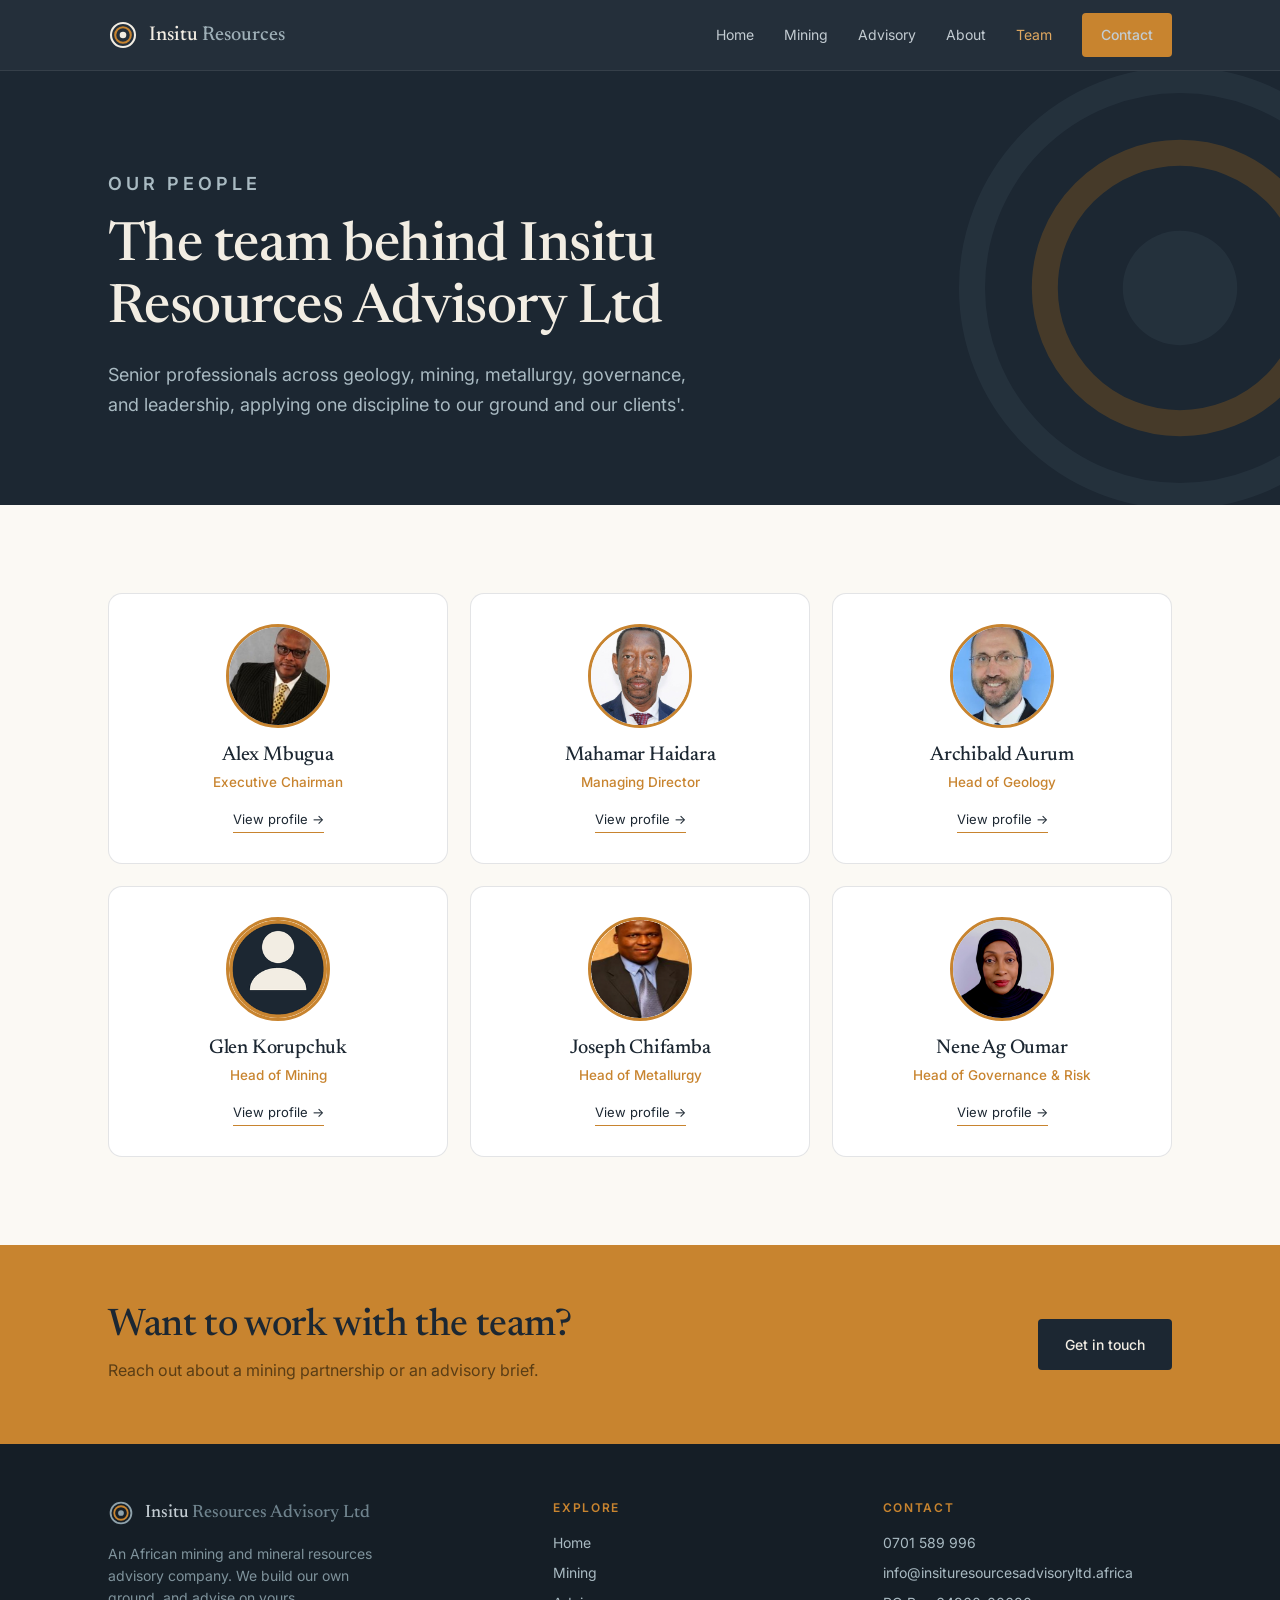
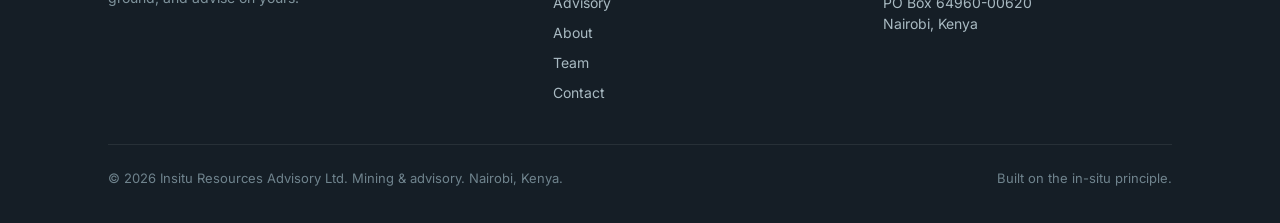
<file: team.html>
<!DOCTYPE html>
<html lang="en">
<head>
<meta charset="utf-8">
<meta name="viewport" content="width=device-width, initial-scale=1">
<title>Team — Insitu Resources Advisory Ltd</title>
<meta name="description" content="Meet the leadership team behind Insitu Resources Advisory Ltd.">
<link rel="icon" href="favicon.ico" sizes="any">
<link rel="icon" type="image/png" href="favicon.png">
<link rel="apple-touch-icon" href="apple-touch-icon.png">
<link rel="stylesheet" href="styles.css">
</head>
<body>
<header>
  <div class="wrap">
    <nav>
      <a class="brand" href="index.html" aria-label="Insitu Resources Advisory home">
        <svg width="30" height="30" viewBox="0 0 200 200" aria-hidden="true"><circle cx="100" cy="100" r="80" fill="none" stroke="#f2ede3" stroke-width="14"/><circle cx="100" cy="100" r="52" fill="none" stroke="#c8842f" stroke-width="14"/><circle cx="100" cy="100" r="22" fill="#f2ede3"/></svg>
        <span class="brand-name">Insitu <span>Resources</span></span>
      </a>
      <div class="navlinks" id="navlinks">
        <a href="index.html">Home</a>
        <a href="mining.html">Mining</a>
        <a href="advisory.html">Advisory</a>
        <a href="about.html">About</a>
        <a href="team.html" class="active">Team</a>
        <a href="contact.html" class="btn btn-primary" style="padding:9px 18px">Contact</a>
      </div>
      <button class="navtoggle" aria-label="Menu" onclick="document.getElementById('navlinks').classList.toggle('open')">&#9776;</button>
    </nav>
  </div>
</header>
<section class="phero">
  <svg class="phero-rings" viewBox="0 0 200 200" aria-hidden="true"><circle cx="100" cy="100" r="80" fill="none" stroke="#2f3e4a" stroke-width="10"/><circle cx="100" cy="100" r="52" fill="none" stroke="#7a5320" stroke-width="10"/><circle cx="100" cy="100" r="22" fill="#2f3e4a"/></svg>
  <div class="wrap">
    <p class="eyebrow">Our people</p>
    <h1>The team behind Insitu Resources Advisory Ltd</h1>
    <p>Senior professionals across geology, mining, metallurgy, governance, and leadership, applying one discipline to our ground and our clients'.</p>
  </div>
</section>

<section class="block on-paper">
  <div class="wrap">
    <div class="team-grid">
      <a class="tm" href="profile-alex-mbugua.html">
        <img src="assets/alex-mbugua.png" alt="Alex Mbugua, Executive Chairman">
        <h3>Alex Mbugua</h3>
        <div class="role">Executive Chairman</div>
        <span class="view">View profile &rarr;</span>
      </a>
      <a class="tm" href="profile-mahamar-haidara.html">
        <img src="assets/mahamar-haidara.png" alt="Mahamar Haidara, Managing Director">
        <h3>Mahamar Haidara</h3>
        <div class="role">Managing Director</div>
        <span class="view">View profile &rarr;</span>
      </a>
      <a class="tm" href="profile-archibald-aurum.html">
        <img src="assets/archibald-aurum.png" alt="Archibald Aurum, Head of Geology">
        <h3>Archibald Aurum</h3>
        <div class="role">Head of Geology</div>
        <span class="view">View profile &rarr;</span>
      </a>
      <a class="tm" href="profile-glen-korupchuk.html">
        <img src="assets/avatar-placeholder.png" alt="Glen Korupchuk, Head of Mining">
        <h3>Glen Korupchuk</h3>
        <div class="role">Head of Mining</div>
        <span class="view">View profile &rarr;</span>
      </a>
      <a class="tm" href="profile-joseph-chifamba.html">
        <img src="assets/joseph-chifamba.png" alt="Joseph Chifamba, Head of Metallurgy">
        <h3>Joseph Chifamba</h3>
        <div class="role">Head of Metallurgy</div>
        <span class="view">View profile &rarr;</span>
      </a>
      <a class="tm" href="profile-nene-ag-oumar.html">
        <img src="assets/nene-ag-oumar.png" alt="Nene Ag Oumar, Head of Governance & Risk">
        <h3>Nene Ag Oumar</h3>
        <div class="role">Head of Governance & Risk</div>
        <span class="view">View profile &rarr;</span>
      </a>
    </div>
  </div>
</section>

<section class="cta-band"><div class="wrap"><div><h2>Want to work with the team?</h2><p>Reach out about a mining partnership or an advisory brief.</p></div><a href="contact.html" class="btn btn-dark">Get in touch</a></div></section>
<footer>
  <div class="wrap">
    <div class="foot-grid">
      <div class="foot-brand">
        <div class="brand">
          <svg width="26" height="26" viewBox="0 0 200 200" aria-hidden="true"><circle cx="100" cy="100" r="80" fill="none" stroke="#8fa2ab" stroke-width="14"/><circle cx="100" cy="100" r="52" fill="none" stroke="#c8842f" stroke-width="14"/><circle cx="100" cy="100" r="22" fill="#8fa2ab"/></svg>
          <span class="brand-name" style="color:#c3ccd2">Insitu <span style="color:#6f838d">Resources Advisory Ltd</span></span>
        </div>
        <p>An African mining and mineral resources advisory company. We build our own ground, and advise on yours.</p>
      </div>
      <div class="foot-col">
        <h4>Explore</h4>
        <a href="index.html">Home</a><a href="mining.html">Mining</a><a href="advisory.html">Advisory</a><a href="about.html">About</a><a href="team.html">Team</a><a href="contact.html">Contact</a>
      </div>
      <div class="foot-col">
        <h4>Contact</h4>
        <a href="tel:+254701589996">0701 589 996</a>
        <a href="mailto:info@insituresourcesadvisoryltd.africa">info@insituresourcesadvisoryltd.africa</a>
        <p>PO Box 64960-00620<br>Nairobi, Kenya</p>
      </div>
    </div>
    <div class="foot-bottom">
      <small>&copy; 2026 Insitu Resources Advisory Ltd. Mining &amp; advisory. Nairobi, Kenya.</small>
      <small>Built on the in-situ principle.</small>
    </div>
  </div>
</footer>
</body>
</html>
</file>
<file: styles.css>
/* Insitu Resources Advisory Ltd — shared styles */
@import url('https://fonts.googleapis.com/css2?family=Newsreader:opsz,wght@6..72,400;6..72,500;6..72,600&family=Inter:wght@400;500;600&display=swap');

:root{
  --slate:#1c2732; --slate-2:#26333f; --copper:#c8842f; --copper-2:#e0a860;
  --steel:#5f7a86; --cream:#f2ede3; --paper:#fbf9f4; --ink:#2a3540;
  --line:rgba(28,39,50,.12);
}
*{box-sizing:border-box;margin:0;padding:0}
html{scroll-behavior:smooth}
body{font-family:'Inter',system-ui,sans-serif;color:var(--ink);background:var(--paper);line-height:1.7;-webkit-font-smoothing:antialiased}
h1,h2,h3{font-family:'Newsreader',Georgia,serif;font-weight:500;line-height:1.15;color:var(--slate);letter-spacing:-.01em}
a{color:inherit;text-decoration:none}
img{max-width:100%;display:block}
.wrap{max-width:1120px;margin:0 auto;padding:0 28px}
.eyebrow{font-size:12px;letter-spacing:.22em;text-transform:uppercase;color:var(--copper);font-weight:600}

.btn{display:inline-block;padding:13px 26px;border-radius:4px;font-size:14px;font-weight:500;transition:.18s;cursor:pointer;border:1px solid transparent}
.btn-primary{background:var(--copper);color:var(--slate)}
.btn-primary:hover{background:var(--copper-2)}
.btn-ghost{border-color:var(--steel);color:var(--cream)}
.btn-ghost:hover{background:rgba(255,255,255,.08)}
.btn-dark{background:var(--slate);color:var(--cream)}
.btn-dark:hover{background:var(--slate-2)}
.btn-outline{border-color:var(--slate);color:var(--slate)}
.btn-outline:hover{background:var(--slate);color:var(--cream)}

/* header / nav */
header{position:sticky;top:0;z-index:50;background:rgba(28,39,50,.96);backdrop-filter:blur(8px);border-bottom:1px solid rgba(255,255,255,.08)}
nav{display:flex;align-items:center;justify-content:space-between;height:70px}
.brand{display:flex;align-items:center;gap:11px}
.brand-name{font-family:'Newsreader',serif;font-size:20px;color:var(--cream);font-weight:500}
.brand-name span{color:#9fb0b8}
.navlinks{display:flex;align-items:center;gap:30px}
.navlinks a{font-size:14px;color:#c3ccd2;transition:.15s}
.navlinks a:hover,.navlinks a.active{color:var(--copper-2)}
.navtoggle{display:none;background:none;border:0;color:var(--cream);font-size:26px;cursor:pointer}

/* page hero (interior pages) */
.phero{background:var(--slate);color:var(--cream);position:relative;overflow:hidden}
.phero-rings{position:absolute;right:-160px;top:50%;transform:translateY(-50%);width:520px;height:520px;opacity:.45;pointer-events:none}
.phero .wrap{position:relative;padding:78px 28px 84px}
.phero .eyebrow{margin-bottom:16px}
.phero h1{font-size:clamp(34px,4.8vw,54px);color:var(--cream);max-width:720px}
.phero p{font-size:18px;color:#a9bac2;max-width:600px;margin-top:20px}

/* big home hero */
.hero{position:relative;background:var(--slate);color:var(--cream);overflow:hidden}
.hero-rings{position:absolute;right:-140px;top:50%;transform:translateY(-50%);width:620px;height:620px;opacity:.5;pointer-events:none}
.hero .wrap{position:relative;padding:106px 28px 112px}
.hero-inner{max-width:700px}
.hero h1{font-size:clamp(38px,5.4vw,64px);color:var(--cream);margin:20px 0 22px}
.hero h1 em{font-style:italic;color:var(--copper-2)}
.hero p.lead{font-size:19px;color:#a9bac2;max-width:560px;margin-bottom:34px}
.hero-cta{display:flex;gap:14px;flex-wrap:wrap}
.hero-meta{display:flex;gap:40px;margin-top:58px;flex-wrap:wrap}
.hero-meta div span{display:block;font-family:'Newsreader',serif;font-size:28px;color:var(--copper-2);font-weight:500}
.hero-meta div small{font-size:13px;color:#8fa2ab}

/* sections */
section.block{padding:88px 0}
.sec-head{max-width:660px;margin-bottom:48px}
.sec-head h2{font-size:clamp(30px,4vw,44px);margin:14px 0 16px}
.sec-head p{font-size:17px;color:var(--steel)}
.on-dark{background:var(--slate);color:var(--cream)}
.on-dark .sec-head h2{color:var(--cream)}
.on-dark .sec-head p{color:#a9bac2}
.on-cream{background:var(--cream)}
.on-paper{background:var(--paper)}

/* pillar cards (home) */
.pill-grid{display:grid;grid-template-columns:1fr 1fr;gap:24px}
.pill{background:#fff;border:1px solid var(--line);border-radius:14px;padding:38px 36px}
.pill .tag{display:inline-block;font-size:11px;letter-spacing:.18em;text-transform:uppercase;font-weight:600;color:var(--copper);border:1px solid var(--copper);border-radius:40px;padding:5px 13px;margin-bottom:18px}
.pill h3{font-size:26px;margin-bottom:10px}
.pill p{font-size:15px;color:var(--steel);line-height:1.65;margin-bottom:18px}
.pill a.more{font-size:14px;color:var(--slate);font-weight:500;border-bottom:1px solid var(--copper);padding-bottom:2px}
.pill a.more:hover{color:var(--copper)}

/* generic card grids */
.grid-2{display:grid;grid-template-columns:repeat(2,1fr);gap:22px}
.grid-3{display:grid;grid-template-columns:repeat(3,1fr);gap:20px}
.card{background:#fff;border:1px solid var(--line);border-radius:12px;padding:32px 30px}
.card .num{font-family:'Newsreader',serif;font-size:14px;color:var(--copper);font-weight:600}
.card h3{font-size:21px;margin:12px 0 9px}
.card p{font-size:14.5px;color:var(--steel);line-height:1.62}
.card ul{list-style:none;margin-top:14px}
.card li{font-size:13.5px;color:var(--ink);padding:5px 0 5px 20px;position:relative}
.card li::before{content:"";position:absolute;left:0;top:12px;width:7px;height:7px;border-radius:50%;background:var(--copper)}
.on-dark .card{background:var(--slate-2);border-color:rgba(255,255,255,.08)}
.on-dark .card h3{color:var(--cream)}
.on-dark .card p{color:#9fb0b8}
.on-dark .card li{color:#c3ccd2}

/* icon tile */
.ic{width:44px;height:44px;border-radius:8px;background:var(--slate);display:flex;align-items:center;justify-content:center;margin-bottom:16px}
.on-dark .ic{background:var(--copper)}
.ic svg{width:22px;height:22px}

/* honest note callout */
.note-box{display:flex;gap:14px;align-items:flex-start;background:rgba(200,132,47,.12);border:1px solid rgba(200,132,47,.35);border-radius:10px;padding:18px 22px;max-width:680px;margin:0 0 44px}
.note-box svg{flex:none;margin-top:2px}
.note-box p{font-size:14.5px;color:#d8c3a4;line-height:1.6}

/* placeholder block */
.placeholder{border:1.5px dashed var(--steel);border-radius:12px;padding:34px 30px;text-align:center;color:var(--steel);background:rgba(95,122,134,.05)}
.placeholder .tag{font-size:11px;letter-spacing:.16em;text-transform:uppercase;font-weight:600;color:var(--copper)}
.placeholder h3{color:var(--slate);font-size:20px;margin:10px 0 8px}
.placeholder p{font-size:14px;max-width:460px;margin:0 auto}

/* steps */
.steps{display:grid;grid-template-columns:repeat(4,1fr);gap:28px}
.step{padding-top:28px;border-top:2px solid var(--copper)}
.step .st-num{font-family:'Newsreader',serif;font-size:15px;color:var(--copper);font-weight:600}
.step h3{font-size:20px;margin:10px 0 9px}
.step p{font-size:14.5px;color:var(--steel);line-height:1.6}
.on-dark .step h3{color:var(--cream)}
.on-dark .step p{color:#9fb0b8}

/* standards row */
.standards-row{display:flex;align-items:center;gap:30px;flex-wrap:wrap;margin-top:36px;padding-top:28px;border-top:1px solid var(--line)}
.standards-row p{font-size:12px;letter-spacing:.16em;text-transform:uppercase;color:var(--steel);font-weight:600}
.standards-row ul{display:flex;gap:26px;flex-wrap:wrap;list-style:none;margin-left:auto}
.standards-row li{font-family:'Newsreader',serif;font-size:18px;color:var(--slate);font-weight:500}

/* leadership */
.leader{background:var(--slate);border-radius:14px;padding:34px;color:var(--cream);text-align:center}
.leader img{width:118px;height:118px;border-radius:50%;object-fit:cover;border:3px solid var(--copper);margin:0 auto 16px}
.leader h3{color:var(--cream);font-size:22px}
.leader .role{color:var(--copper-2);font-size:14px;margin-top:4px}
.leader .quote{font-family:'Newsreader',serif;font-style:italic;font-size:16.5px;color:#c3ccd2;margin-top:18px;line-height:1.5}

/* split (text + aside) */
.split{display:grid;grid-template-columns:1.3fr 1fr;gap:60px;align-items:center}
.split h2{font-size:clamp(28px,3.6vw,40px);margin:14px 0 20px}
.split p{font-size:16px;color:var(--ink);margin-bottom:16px}
.split p.steel{color:var(--steel)}

/* values */
.values{display:grid;grid-template-columns:repeat(3,1fr);gap:22px}
.value h3{font-size:19px;margin-bottom:8px}
.value p{font-size:14.5px;color:var(--steel);line-height:1.6}
.value .vn{font-family:'Newsreader',serif;color:var(--copper);font-size:15px;font-weight:600}

/* cta band */
.cta-band{background:var(--copper)}
.cta-band .wrap{padding:60px 28px;display:flex;align-items:center;justify-content:space-between;gap:28px;flex-wrap:wrap}
.cta-band h2{color:var(--slate);font-size:clamp(26px,3.4vw,38px);max-width:640px}
.cta-band p{color:#5a3d15;margin-top:8px;font-size:16px}

/* contact */
.contact-grid{display:grid;grid-template-columns:1fr 1fr;gap:54px}
.cinfo{list-style:none;display:grid;gap:18px}
.cinfo li{display:flex;gap:14px;align-items:flex-start}
.cinfo .k{color:var(--copper);font-weight:600;font-size:13px;letter-spacing:.08em;text-transform:uppercase;min-width:66px;padding-top:2px}
.cinfo .v{font-size:15px}
.on-dark .cinfo .v{color:var(--cream)}
.on-dark .cinfo a.v:hover{color:var(--copper-2)}
form{display:grid;gap:14px}
.frow{display:grid;grid-template-columns:1fr 1fr;gap:14px}
input,textarea{width:100%;background:rgba(255,255,255,.05);border:1px solid rgba(255,255,255,.16);border-radius:6px;padding:13px 15px;color:var(--cream);font-family:inherit;font-size:14px}
input::placeholder,textarea::placeholder{color:#7f939c}
input:focus,textarea:focus{outline:none;border-color:var(--copper)}
form .btn-primary{border:0}
.form-note{font-size:13px;color:#9fb0b8;margin-top:4px}

/* footer */
footer{background:#151e26;color:#8fa2ab;padding:54px 0 34px}
.foot-grid{display:grid;grid-template-columns:1.4fr 1fr 1fr;gap:40px;padding-bottom:32px;border-bottom:1px solid rgba(255,255,255,.08)}
.foot-brand .brand-name{font-size:18px}
.foot-brand p{font-size:14px;color:#7f939c;margin-top:14px;max-width:280px;line-height:1.6}
.foot-col h4{font-family:'Inter',sans-serif;font-size:12px;letter-spacing:.14em;text-transform:uppercase;color:var(--copper);font-weight:600;margin-bottom:14px}
.foot-col a,.foot-col p{display:block;font-size:14px;color:#a9bac2;margin-bottom:9px;line-height:1.5}
.foot-col a:hover{color:var(--copper-2)}
.foot-bottom{display:flex;justify-content:space-between;align-items:center;gap:16px;flex-wrap:wrap;padding-top:22px}
.foot-bottom small{font-size:13px;color:#6f838d}

@media(max-width:820px){
  .pill-grid,.grid-2,.grid-3,.steps,.split,.contact-grid,.frow,.values,.foot-grid{grid-template-columns:1fr}
  .navlinks{display:none;position:absolute;top:70px;left:0;right:0;flex-direction:column;background:var(--slate);padding:20px 28px;gap:16px;border-bottom:1px solid rgba(255,255,255,.1)}
  .navlinks.open{display:flex}
  .navtoggle{display:block}
  .standards-row ul{margin-left:0}
  .hero-rings,.phero-rings{opacity:.22;right:-220px}
}

/* ===== team grid ===== */
.team-grid{display:grid;grid-template-columns:repeat(3,1fr);gap:22px}
.tm{background:#fff;border:1px solid var(--line);border-radius:14px;padding:30px 26px;text-align:center;transition:.18s;display:block}
.tm:hover{box-shadow:0 18px 40px -28px rgba(28,39,50,.5);transform:translateY(-3px)}
.tm img{width:104px;height:104px;border-radius:50%;object-fit:cover;border:3px solid var(--copper);margin:0 auto 16px}
.tm h3{font-size:20px;margin-bottom:4px}
.tm .role{color:var(--copper);font-size:13.5px;font-weight:500}
.tm .view{display:inline-block;margin-top:14px;font-size:13px;color:var(--slate);border-bottom:1px solid var(--copper);padding-bottom:2px}
.tm:hover .view{color:var(--copper)}

/* ===== profile / CV page ===== */
.profile-hero{background:var(--slate);color:var(--cream)}
.profile-hero .wrap{padding:64px 28px;display:flex;gap:34px;align-items:center;flex-wrap:wrap}
.profile-hero img{width:150px;height:150px;border-radius:50%;object-fit:cover;border:4px solid var(--copper);flex:none}
.profile-hero .pmeta .eyebrow{margin-bottom:10px}
.profile-hero h1{color:var(--cream);font-size:clamp(30px,4.4vw,46px)}
.profile-hero .role{color:var(--copper-2);font-size:17px;margin-top:8px}
.profile-hero .back{display:inline-block;margin-top:18px;font-size:13px;color:#9fb0b8}
.profile-hero .back:hover{color:var(--copper-2)}

.cv-note{background:rgba(200,132,47,.12);border:1px solid rgba(200,132,47,.35);border-radius:10px;padding:14px 20px;font-size:13.5px;color:#8a6a2f;max-width:760px;margin-bottom:40px}

.cv{display:grid;grid-template-columns:1fr;gap:44px;max-width:820px}
.cv-sec h2{font-size:24px;margin-bottom:8px}
.cv-sec .eyebrow{margin-bottom:12px;display:block}
.skills{display:flex;flex-wrap:wrap;gap:10px}
.skills span{background:#fff;border:1px solid var(--line);border-radius:40px;padding:8px 16px;font-size:13.5px;color:var(--ink)}
.quals{list-style:none;display:grid;gap:12px}
.quals li{padding-left:22px;position:relative;font-size:15px;color:var(--ink)}
.quals li::before{content:"";position:absolute;left:0;top:10px;width:8px;height:8px;border-radius:50%;background:var(--copper)}
.quals li small{display:block;color:var(--steel);font-size:13px;margin-top:2px}
.xp{display:grid;gap:0}
.xp-item{display:grid;grid-template-columns:150px 1fr;gap:24px;padding:22px 0;border-top:1px solid var(--line)}
.xp-item:first-child{border-top:0}
.xp-when{font-family:'Newsreader',serif;color:var(--copper);font-size:15px;font-weight:600}
.xp-when small{display:block;color:var(--steel);font-family:'Inter',sans-serif;font-size:12.5px;font-weight:400;margin-top:3px}
.xp-what h3{font-size:18px;margin-bottom:6px}
.xp-what p{font-size:14.5px;color:var(--steel);line-height:1.6}

@media(max-width:820px){
  .team-grid{grid-template-columns:1fr}
  .profile-hero .wrap{flex-direction:column;text-align:center}
  .xp-item{grid-template-columns:1fr;gap:6px}
}

/* profile intro line */
.cv-intro{font-size:17px;color:var(--ink);line-height:1.7;max-width:760px;margin-bottom:36px}

/* ===== track record (team's prior projects) ===== */
.tr-frame{border:1px solid rgba(255,255,255,.1);border-radius:14px;padding:34px 30px;background:var(--slate-2)}
.tr-note{font-size:14px;color:#9fb0b8;line-height:1.6;max-width:720px;margin:-8px 0 30px}
.tr-grid{display:grid;grid-template-columns:repeat(3,1fr);gap:18px}
.tr-card{background:var(--slate);border:1px solid rgba(255,255,255,.08);border-radius:11px;padding:24px 22px;display:flex;flex-direction:column}
.tr-top{display:flex;align-items:center;justify-content:space-between;gap:10px;margin-bottom:12px}
.tr-tag{font-size:11px;letter-spacing:.1em;text-transform:uppercase;font-weight:600;color:var(--slate);background:var(--copper);border-radius:40px;padding:4px 11px}
.tr-loc{font-size:12.5px;color:#8fa2ab}
.tr-card h3{color:var(--cream);font-size:18px;margin-bottom:8px}
.tr-card p{font-size:13.5px;color:#9fb0b8;line-height:1.55;flex:1}
.tr-by{margin-top:14px;padding-top:12px;border-top:1px solid rgba(255,255,255,.08);font-size:12px;color:#7f939c}
.tr-by a{color:var(--copper-2)}
.tr-by a:hover{text-decoration:underline}
@media(max-width:820px){.tr-grid{grid-template-columns:1fr}}
</file>
